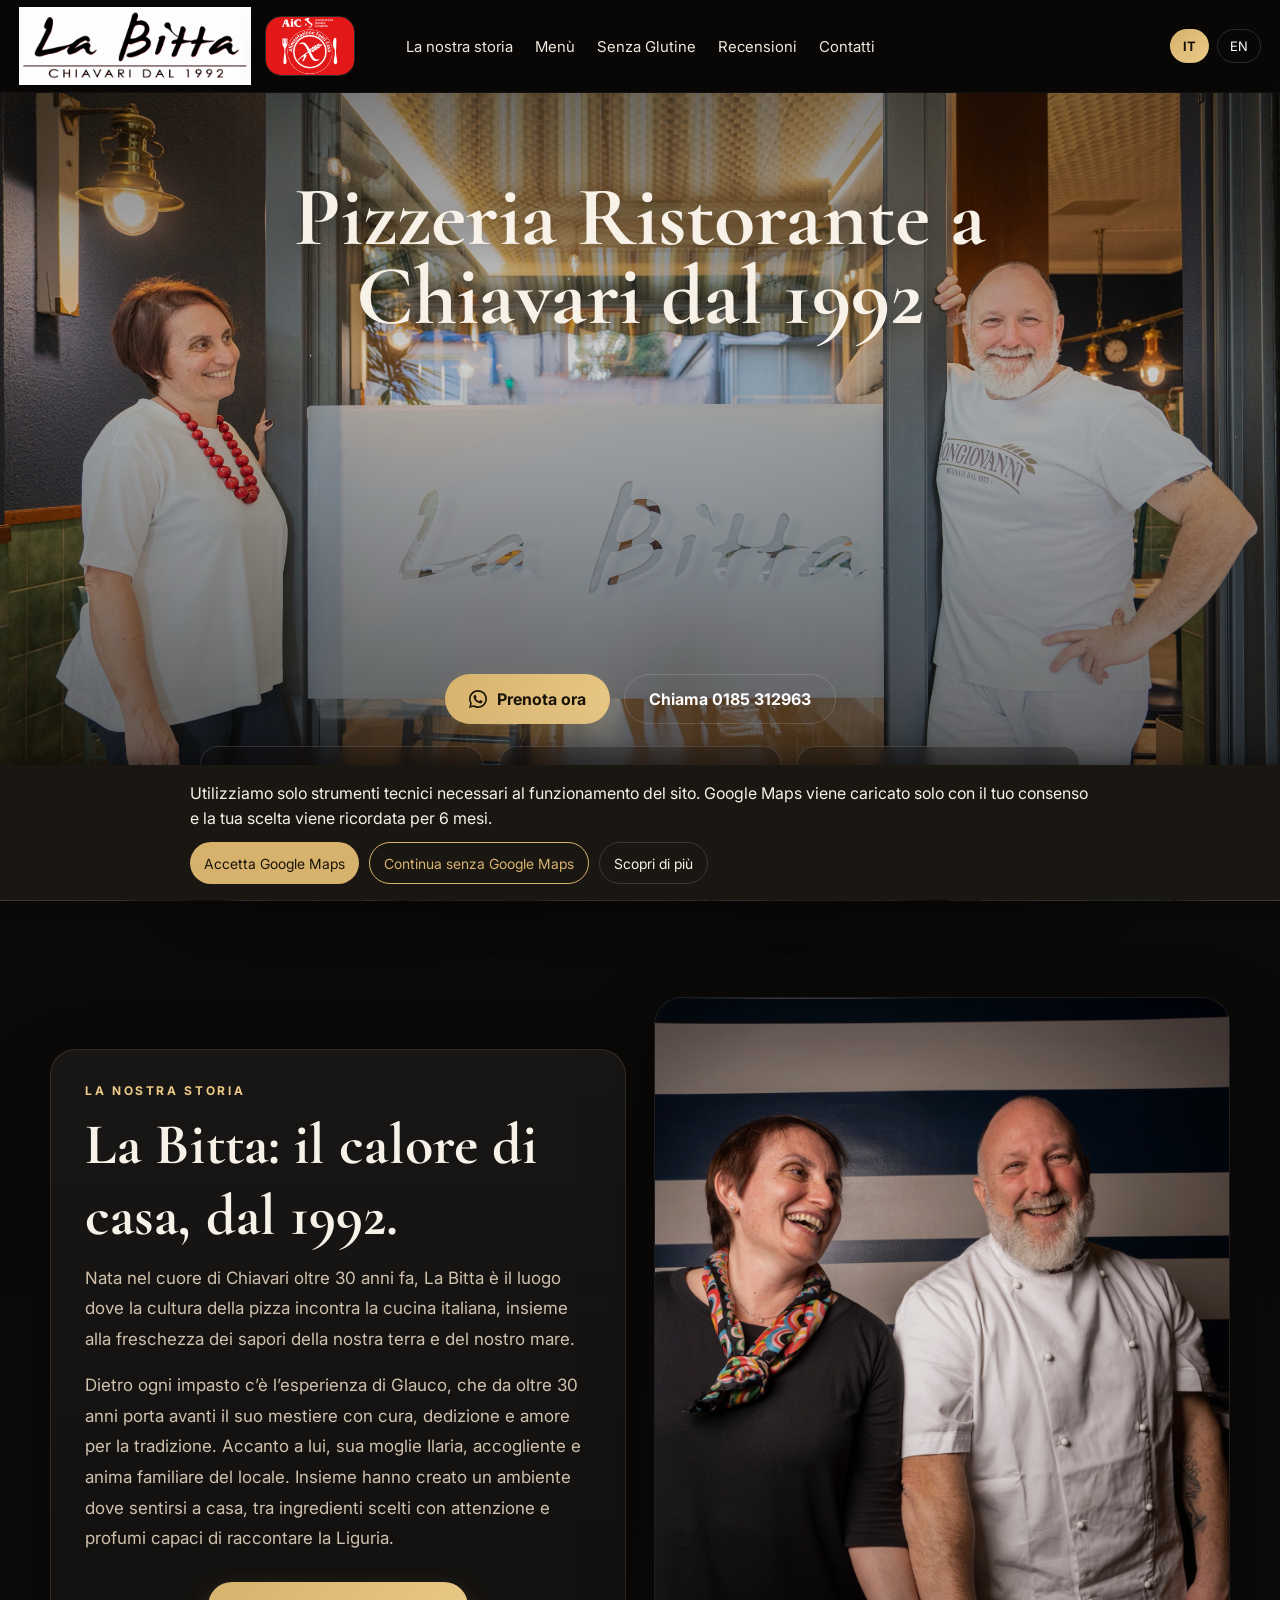
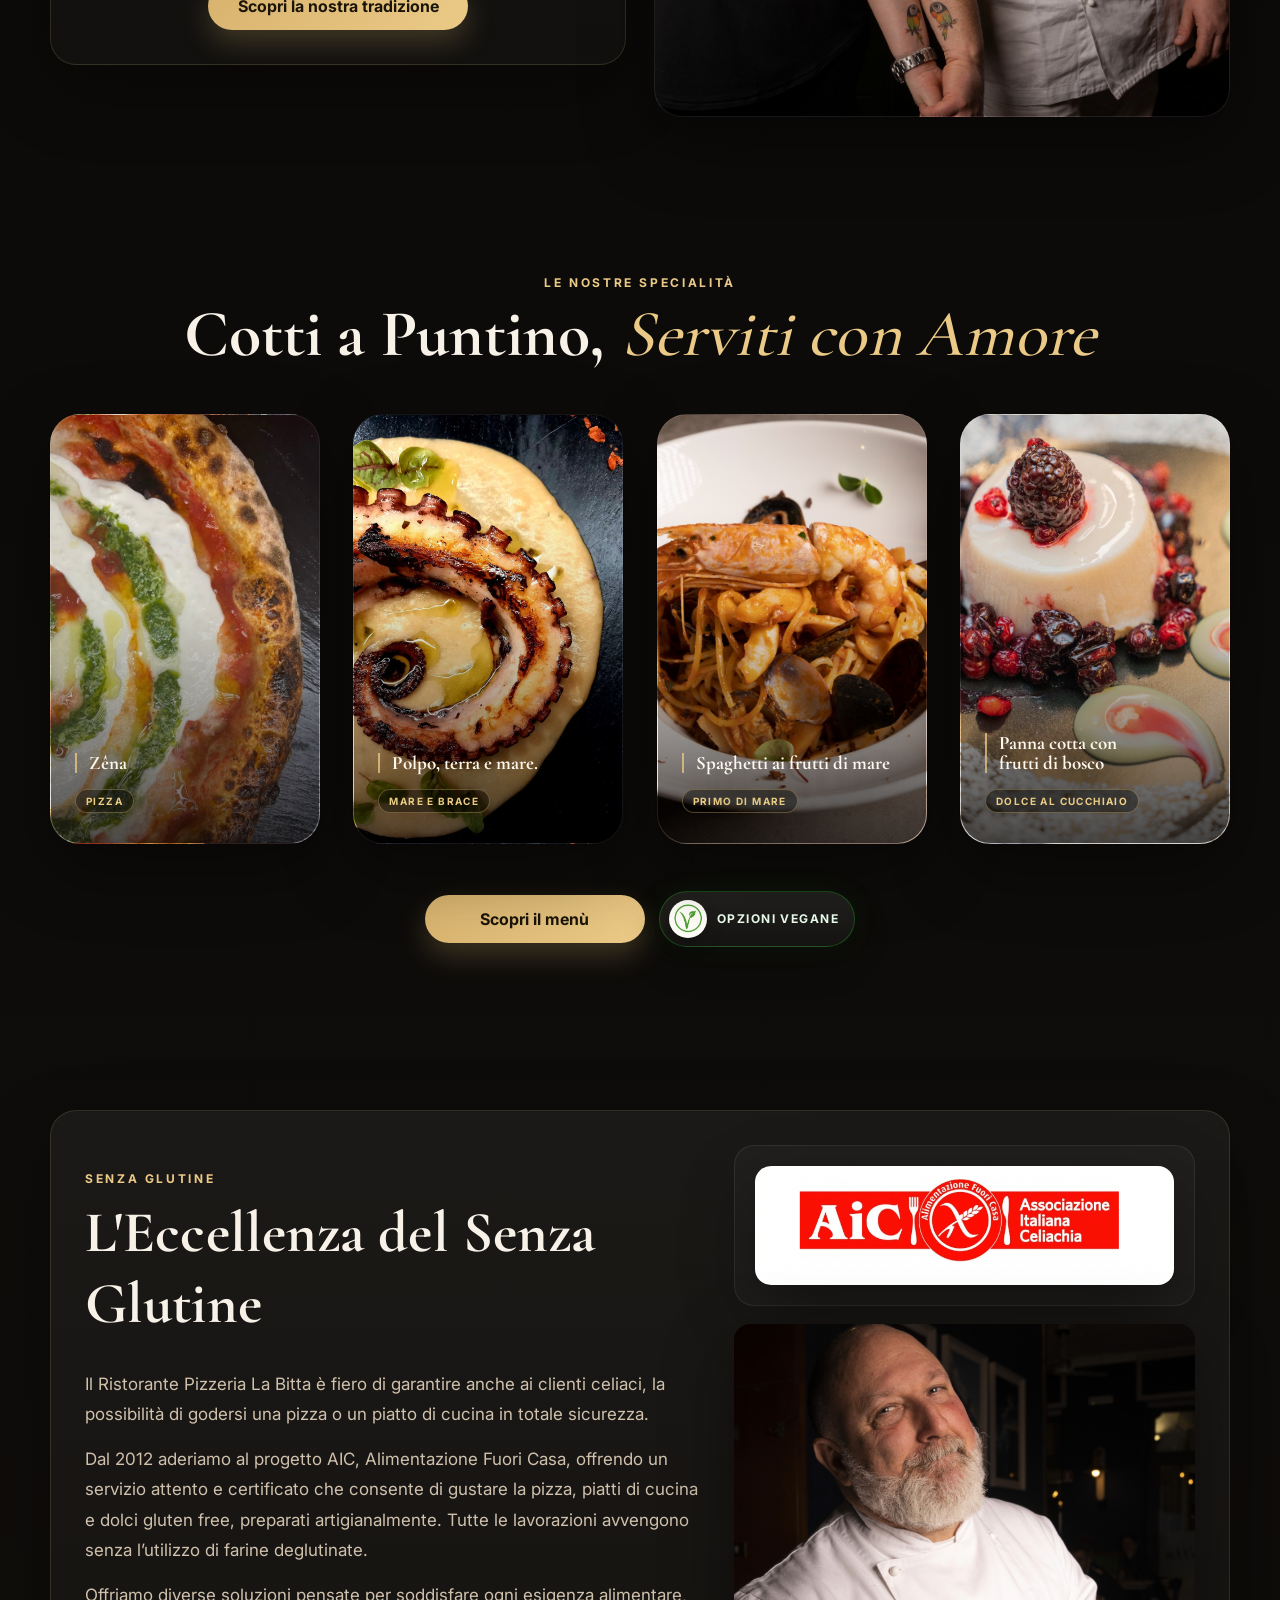
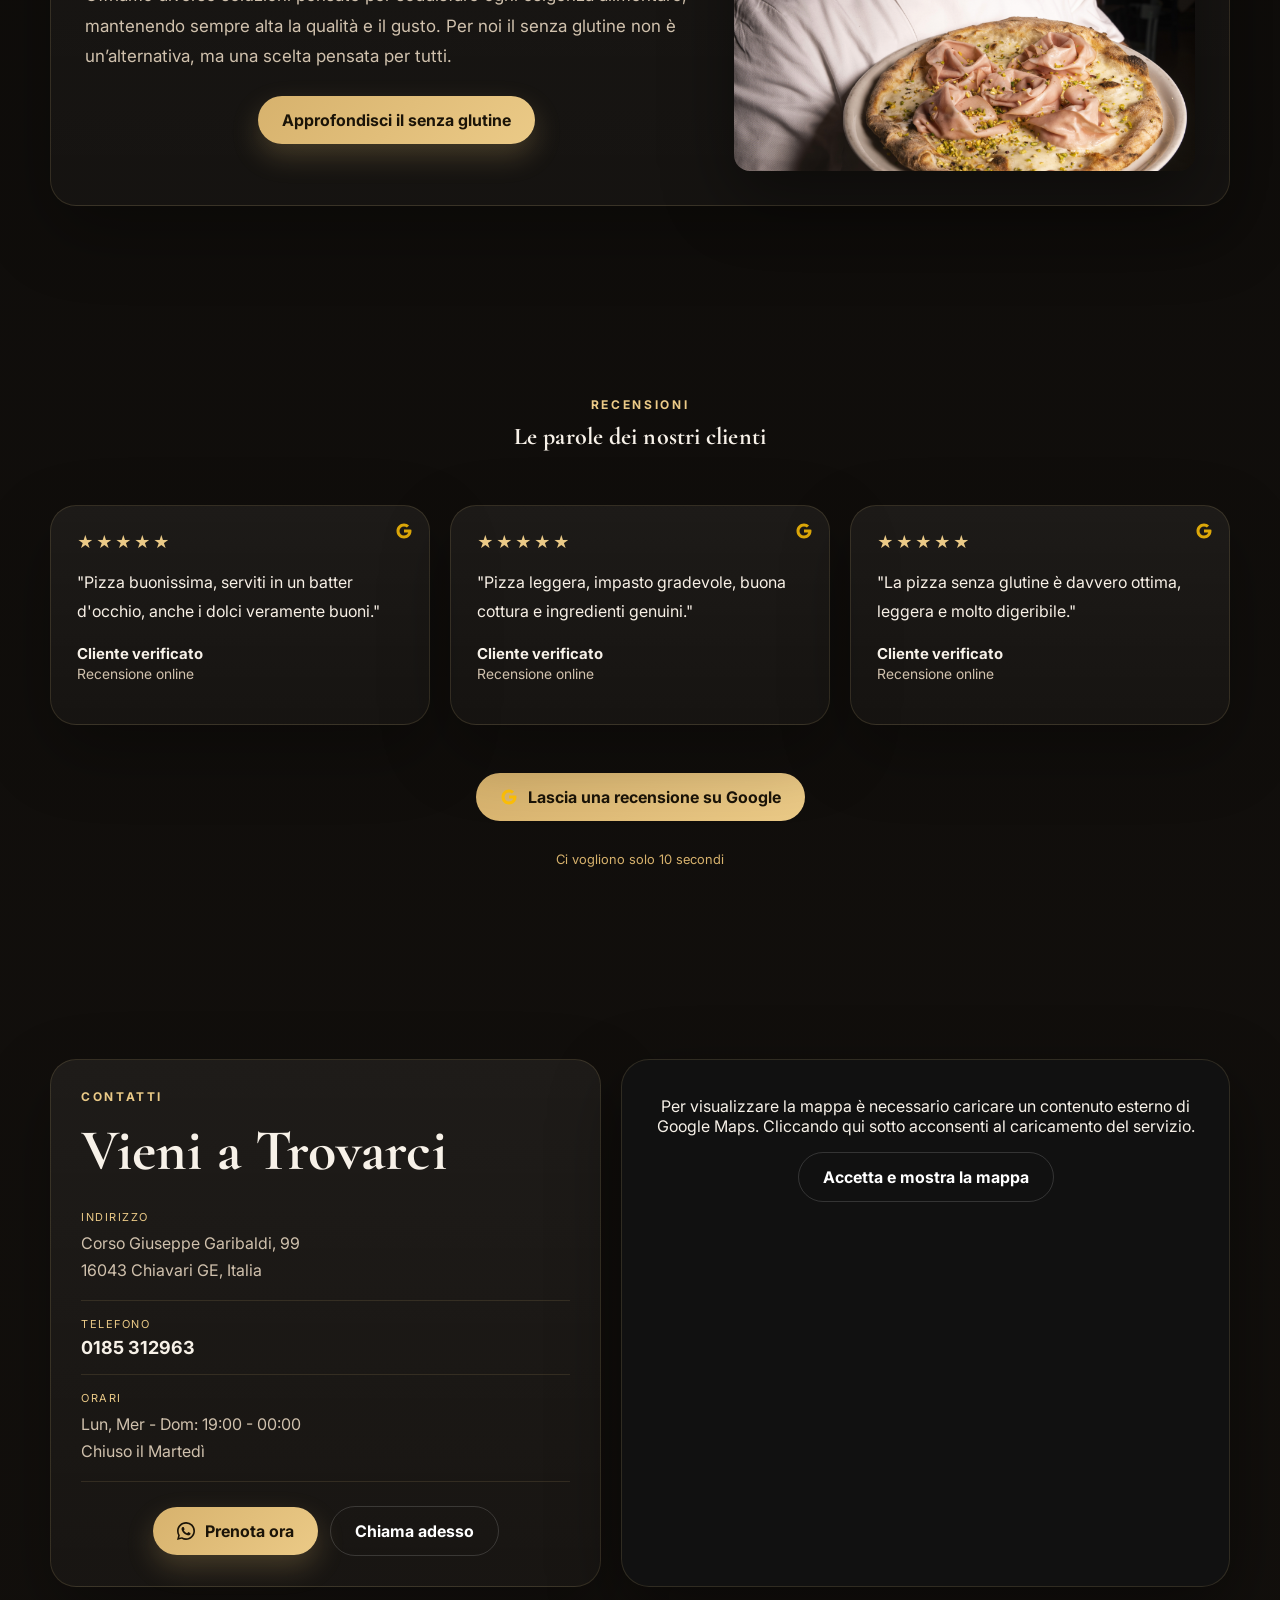
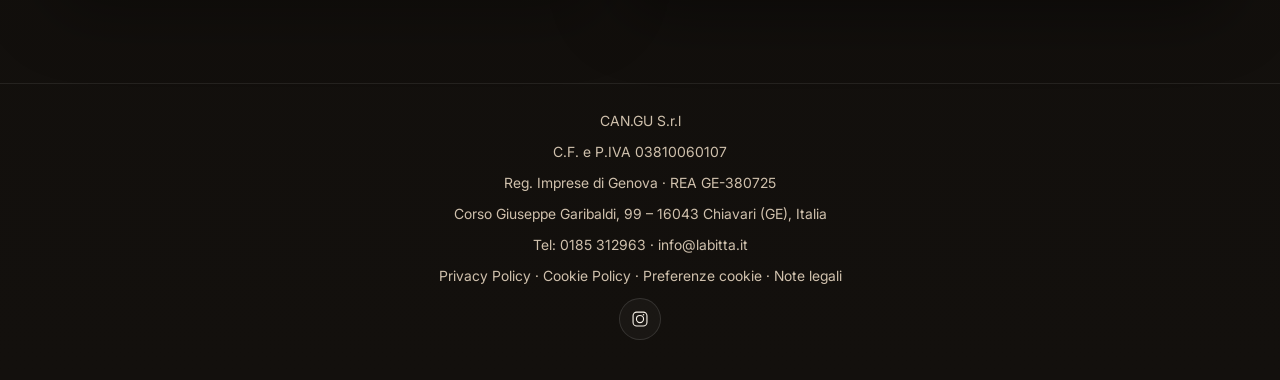
<file: index.html>
<!DOCTYPE html>
<html lang="it" class="notranslate" translate="no">
<head>
  <meta charset="UTF-8" />
  <meta name="viewport" content="width=device-width, initial-scale=1.0" />
  <meta name="google" content="notranslate" />
  <title>Pizzeria Ristorante a Chiavari dal 1992 | La Bitta</title>
  <meta name="description" content="Pizzeria e ristorante a Chiavari dal 1992: pizza in forno a legna, cucina di mare, opzioni senza glutine certificate AIC e prenotazioni via WhatsApp." />
  <meta name="robots" content="index,follow,max-image-preview:large" />
  <meta name="theme-color" content="#0f0d0b" />
  <link rel="canonical" href="https://labitta.it/" />
  <link rel="preconnect" href="https://images.unsplash.com" crossorigin />
  <meta property="og:locale" content="it_IT" />
  <meta property="og:type" content="website" />
  <meta property="og:site_name" content="La Bitta Chiavari" />
  <meta property="og:title" content="Pizzeria Ristorante a Chiavari dal 1992 | La Bitta" />
  <meta property="og:description" content="Pizza in forno a legna, cucina di mare e opzioni senza glutine certificate AIC nel cuore di Chiavari." />
  <meta property="og:url" content="https://labitta.it/" />
  <meta property="og:image" content="https://labitta.it/menu-zena-focus.jpg" />
  <meta property="og:image:alt" content="La Bitta Chiavari" />
  <meta name="twitter:card" content="summary_large_image" />
  <meta name="twitter:title" content="Pizzeria Ristorante a Chiavari dal 1992 | La Bitta" />
  <meta name="twitter:description" content="Pizza in forno a legna, cucina di mare e opzioni senza glutine certificate AIC nel cuore di Chiavari." />
  <meta name="twitter:image" content="https://labitta.it/menu-zena-focus.jpg" />
  <script type="application/ld+json">
{
  "@context": "https://schema.org",
  "@type": "Restaurant",
  "@id": "https://labitta.it/#restaurant",
  "name": "La Bitta",
  "url": "https://labitta.it/",
  "image": [
    "https://labitta.it/menu-zena-focus.jpg",
    "https://labitta.it/menu-polpo.jpg",
    "https://labitta.it/logo-cover.png"
  ],
  "logo": "https://labitta.it/logo-cover.png",
  "description": "Pizzeria e ristorante a Chiavari dal 1992 con pizza in forno a legna, cucina di mare e opzioni senza glutine certificate AIC.",
  "telephone": "+39 0185 312963",
  "email": "info@labitta.it",
  "priceRange": "EUR 10-18",
  "servesCuisine": ["Pizza", "Italian", "Ligurian", "Seafood", "Gluten Free"],
  "acceptsReservations": "True",
  "hasMenu": "https://labitta.it/menu.html",
  "address": {
    "@type": "PostalAddress",
    "streetAddress": "Corso Giuseppe Garibaldi, 99",
    "addressLocality": "Chiavari",
    "addressRegion": "GE",
    "postalCode": "16043",
    "addressCountry": "IT"
  },
  "geo": {
    "@type": "GeoCoordinates",
    "latitude": 44.3135825,
    "longitude": 9.3253052
  },
  "openingHoursSpecification": [
    {"@type": "OpeningHoursSpecification", "dayOfWeek": "Monday", "opens": "19:00", "closes": "00:00"},
    {"@type": "OpeningHoursSpecification", "dayOfWeek": "Wednesday", "opens": "19:00", "closes": "00:00"},
    {"@type": "OpeningHoursSpecification", "dayOfWeek": "Thursday", "opens": "19:00", "closes": "00:00"},
    {"@type": "OpeningHoursSpecification", "dayOfWeek": "Friday", "opens": "19:00", "closes": "00:00"},
    {"@type": "OpeningHoursSpecification", "dayOfWeek": "Saturday", "opens": "19:00", "closes": "00:00"},
    {"@type": "OpeningHoursSpecification", "dayOfWeek": "Sunday", "opens": "19:00", "closes": "00:00"}
  ],
  "sameAs": [
    "https://www.instagram.com/labittachiavari/"
  ]
}
</script>

  <link rel="stylesheet" href="site.css?v=20260508-mobilefix1" />
</head>
<body>
<div class="topbar">
  <div class="container nav">
    <a href="index.html" class="brand" aria-label="La Bitta">
      <img class="brand-main" src="logo-cover.png" alt="Logo La Bitta Chiavari dal 1992" width="1200" height="401">
      <img class="brand-badge" src="aic-badge.jpg" alt="Badge Associazione Italiana Celiachia">
    </a>

    <div class="nav-links">
      <a href="storia.html" data-key="nav_story">La nostra storia</a>
      <a href="menu.html" data-key="nav_menu">Menù</a>
      <a href="senza-glutine.html" data-key="nav_gluten">Senza Glutine</a>
      <a href="recensioni.html" data-key="nav_reviews">Recensioni</a>
      <a href="contatti.html" data-key="nav_contacts">Contatti</a>
    </div>

    <div class="nav-right">
      <div class="lang-switcher notranslate" translate="no">
        <button class="lang-btn active notranslate" id="btn-it" onclick="setLanguage('it')" translate="no" lang="it">IT</button>
        <button class="lang-btn notranslate" id="btn-en" onclick="setLanguage('en')" translate="no" lang="en">EN</button>
      </div>
    </div>

    <button class="mobile-menu-toggle" type="button" onclick="toggleMobileMenu()" aria-label="Apri menù">
      <svg xmlns="http://www.w3.org/2000/svg" width="22" height="22" fill="currentColor" viewBox="0 0 24 24"><path d="M4 6h16v2H4zm0 5h16v2H4zm0 5h16v2H4z"/></svg>
    </button>
  </div>
</div>

<div class="mobile-menu-panel" id="mobileMenuPanel">
  <a href="storia.html" onclick="closeMobileMenu()" data-key="nav_story">La nostra storia</a>
  <a href="menu.html" onclick="closeMobileMenu()" data-key="nav_menu">Menù</a>
  <a href="senza-glutine.html" onclick="closeMobileMenu()" data-key="nav_gluten">Senza Glutine</a>
  <a href="recensioni.html" onclick="closeMobileMenu()" data-key="nav_reviews">Recensioni</a>
  <a href="contatti.html" onclick="closeMobileMenu()" data-key="nav_contacts">Contatti</a>
</div>
<section class="hero" id="top">
  <div class="container hero-grid">
    <div class="hero-text">
      <img class="hero-photo-mobile" src="hero-bitta-mobile-portrait.png" alt="Glauco e Ilaria davanti al ristorante La Bitta" width="941" height="1672" loading="eager" decoding="async">
      <h1 data-key="hero_title">Pizzeria Ristorante a Chiavari dal 1992</h1>
      <p data-key="hero_text">Pizza in forno a legna, cucina di mare, opzioni senza glutine certificate AIC e l'accoglienza di casa nel cuore di Chiavari.</p>

      <div class="hero-actions">
        <button class="cta" onclick="openModal()">
          <svg class="btn-wa-icon" xmlns="http://www.w3.org/2000/svg" viewBox="0 0 24 24" fill="currentColor" aria-hidden="true"><path d="M20.52 3.48A11.8 11.8 0 0012.01 0C5.38 0 .01 5.37 0 12c0 2.11.55 4.17 1.6 6L0 24l6.18-1.6A11.94 11.94 0 0012.01 24C18.64 24 24 18.63 24 12c0-3.2-1.25-6.2-3.48-8.52zM12.01 21.8c-1.8 0-3.57-.48-5.12-1.39l-.37-.22-3.67.95.98-3.58-.24-.37A9.77 9.77 0 012.2 12c0-5.4 4.4-9.8 9.8-9.8 2.62 0 5.08 1.02 6.93 2.87A9.72 9.72 0 0121.8 12c0 5.4-4.4 9.8-9.79 9.8zm5.39-7.34c-.29-.15-1.72-.85-1.99-.94-.27-.1-.47-.15-.67.15-.2.29-.77.94-.95 1.14-.17.2-.35.22-.64.07-.29-.15-1.24-.46-2.36-1.46-.87-.77-1.46-1.72-1.63-2.01-.17-.29-.02-.44.13-.59.13-.13.29-.35.44-.52.15-.17.2-.29.3-.49.1-.2.05-.37-.02-.52-.07-.15-.67-1.6-.92-2.2-.24-.58-.49-.5-.67-.51h-.57c-.2 0-.52.07-.79.37-.27.29-1.04 1.02-1.04 2.49 0 1.47 1.07 2.9 1.22 3.1.15.2 2.11 3.22 5.11 4.52.71.31 1.27.5 1.7.64.71.22 1.35.19 1.86.12.57-.08 1.72-.7 1.96-1.38.24-.68.24-1.26.17-1.38-.07-.12-.26-.2-.55-.35z"/></svg>
          <span data-key="book_now">Prenota ora</span>
        </button>

        <a class="btn-secondary" href="tel:0185312963">
          <span data-key="call_now">Chiama 0185 312963</span>
        </a>
      </div>

      <div class="proofs">
        <div class="proof"><strong data-key="proof_rating_value">30+ anni</strong><span data-key="proof_rating_text">Una storia di forno a legna, famiglia e tradizione che continua ogni sera.</span></div>
        <div class="proof"><strong data-key="proof_wood_value">Forno a legna</strong><span data-key="proof_wood_text">Cottura autentica, profumo intenso e pizza memorabile.</span></div>
        <div class="proof"><strong data-key="proof_gf_value">Senza glutine</strong><span data-key="proof_gf_text">Una proposta certificata che allarga il pubblico senza rinunce.</span></div>
      </div>
    </div>

  </div>
</section>

<section class="section">
  <div class="container story">
    <div class="story-panel">
      <div class="section-title">
        <span class="kicker" data-key="story_kicker">La nostra storia</span>
        <h2 data-key="story_title">La Bitta: il calore di casa, dal 1992.</h2>
        <p data-key="story_p1">Nata nel cuore di Chiavari oltre 30 anni fa, La Bitta è il luogo dove la cultura della pizza incontra la cucina italiana, insieme alla freschezza dei sapori della nostra terra e del nostro mare.</p>
        <p style="margin-top:16px;color:var(--muted);line-height:1.8;font-size:17px" data-key="story_p2">Dietro ogni impasto c’è l’esperienza di Glauco, che da oltre 30 anni porta avanti il suo mestiere con cura, dedizione e amore per la tradizione. Accanto a lui, sua moglie Ilaria, accogliente e anima familiare del locale. Insieme hanno creato un ambiente dove sentirsi a casa, tra ingredienti scelti con attenzione e profumi capaci di raccontare la Liguria.</p>
      </div>

      <div class="section-actions story-home-action">
        <a class="cta" href="storia.html" data-key="home_story_cta">Scopri la nostra tradizione</a>
      </div>
    </div>

    <div class="story-image" aria-label="Glauco e Ilaria della Bitta"></div>
  </div>
</section>
<section class="section" id="menu-home">
  <div class="container menu-page-shell">
    <div class="section-title menu-heading-wrap" style="text-align:center;max-width:980px;margin:0 auto 18px;">
      <span class="kicker" style="font-size:14px;letter-spacing:3px;" data-key="menu_kicker">Le nostre specialità</span>
      <h2 style="font-size:clamp(42px,5.5vw,74px);margin-bottom:14px;">
        <span data-key="menu_title_a">Cotti a Puntino,</span>
        <span style="color:var(--gold2);font-style:italic;font-weight:500;" data-key="menu_title_b">Serviti con Amore</span>
      </h2>
    </div>
    <div class="menu-showcase" id="menuShowcase">
  <article class="showcase-card menu-card-zena active" data-slide="0" style="background-image:url('menu-zena-focus.jpg')">
    <div class="showcase-overlay">
      <div class="showcase-top">
        <h3 class="showcase-title" data-key="menu_card1_title">Zêna</h3>
        <div class="desktop-card-note" data-key="menu_card1_note">Pizza</div>
      </div>
      <div class="showcase-line"></div>
      <p class="showcase-text" data-key="menu_card1_text">Pomodoro, mozzarella stracciatella, pesto, basilico.</p>
      <div class="showcase-tags">
        <span data-key="menu_card1_tag1">Forno a legna</span>
        <span data-key="menu_card1_tag2">Molto richiesta</span>
      </div>
    </div>
    <div class="desktop-card-full-title" data-key="menu_card1_title">Zêna</div>
  </article>

  <article class="showcase-card menu-card-seafood" data-slide="1" style="background-image:url('menu-polpo.jpg')">
    <div class="showcase-overlay">
      <div class="showcase-top">
        <h3 class="showcase-title" data-key="menu_card2_title">Polpo, terra e mare.</h3>
        <div class="desktop-card-note" data-key="menu_card2_note">Mare e brace</div>
      </div>
      <div class="showcase-line"></div>
      <p class="showcase-text" data-key="menu_card2_text">Tentacolo di polipo alla griglia su una crema di ceci, finito con olio EVO ed erbette fresche.</p>
      <div class="showcase-tags">
        <span data-key="menu_card2_tag1">Pesce fresco</span>
        <span data-key="menu_card2_tag2">Specialità</span>
      </div>
    </div>
    <div class="desktop-card-full-title" data-key="menu_card2_title">Polpo, terra e mare.</div>
  </article>

  <article class="showcase-card menu-card-pasta" data-slide="2" style="background-image:url('menu-spaghetti-mare.jpg')">
    <div class="showcase-overlay">
      <div class="showcase-top">
        <h3 class="showcase-title" data-key="menu_card3_title">Spaghetti ai frutti di mare</h3>
        <div class="desktop-card-note" data-key="menu_card3_note">Primo di mare</div>
        <div class="showcase-price" data-key="menu_card3_label">Cucina</div>
      </div>
      <div class="showcase-line"></div>
      <p class="showcase-text" data-key="menu_card3_text">Pasta, crostacei e frutti di mare in un piatto ricco e profumato.</p>
      <div class="showcase-tags">
        <span data-key="menu_card3_tag1">Mare ligure</span>
        <span data-key="menu_card3_tag2">Cucina</span>
      </div>
    </div>
    <div class="desktop-card-full-title" data-key="menu_card3_title">Spaghetti ai frutti di mare</div>
  </article>

  <article class="showcase-card menu-card-dessert" data-slide="3" style="background-image:url('menu-dessert-frutti-rossi.jpg')">
    <div class="showcase-overlay">
      <div class="showcase-top">
        <h3 class="showcase-title" data-key="menu_card4_title">Panna cotta con frutti di bosco</h3>
        <div class="desktop-card-note" data-key="menu_card4_note">Dolce al cucchiaio</div>
        <div class="showcase-price" data-key="menu_card4_label">Dolci</div>
      </div>
      <div class="showcase-line"></div>
      <p class="showcase-text" data-key="menu_card4_text">Una chiusura fresca e delicata, con frutti rossi e crema vellutata.</p>
      <div class="showcase-tags">
        <span data-key="menu_card4_tag1">Fatto in casa</span>
        <span data-key="menu_card4_tag2">Dessert</span>
      </div>
    </div>
    <div class="desktop-card-full-title" data-key="menu_card4_title">Panna cotta con frutti di bosco</div>
  </article>
  <div class="menu-slider-controls">
    <button class="menu-slider-btn" type="button" onclick="prevMenuSlide()" aria-label="Precedente">‹</button>
    <button class="menu-slider-btn" type="button" onclick="nextMenuSlide()" aria-label="Successivo">›</button>
  </div>
</div>
    <div class="section-actions menu-home-cta" style="justify-content:center;">
      <a class="cta" href="menu.pdf" target="_blank" rel="noopener noreferrer" data-key="home_menu_cta">Scopri il menù</a>
      <div class="vegan-menu-badge">
        <img src="vegan-badge.png" alt="" loading="lazy" decoding="async">
        <span data-key="vegan_badge">Opzioni vegane</span>
      </div>
    </div>
  </div>
</section>

<section class="section">
  <div class="container">
    <div class="gluten-box">
      <div class="gluten-content">
        <div class="section-title gluten-title">
          <span class="kicker" data-key="gf_kicker">Senza Glutine</span>
          <h2 data-key="gf_title">L'Eccellenza del Senza Glutine</h2>
        </div>

        <div class="gluten-copy">
          <p data-key="gf_p1">Il Ristorante Pizzeria La Bitta è fiero di garantire anche ai clienti celiaci, la possibilità di godersi una pizza o un piatto di cucina in totale sicurezza.</p>
          <p data-key="gf_p2">Dal 2012 aderiamo al progetto AIC, Alimentazione Fuori Casa, offrendo un servizio attento e certificato che consente di gustare la pizza, piatti di cucina e dolci gluten free, preparati artigianalmente. Tutte le lavorazioni avvengono senza l’utilizzo di farine deglutinate.</p>
          <p data-key="gf_p3">Offriamo diverse soluzioni pensate per soddisfare ogni esigenza alimentare, mantenendo sempre alta la qualità e il gusto. Per noi il senza glutine non è un’alternativa, ma una scelta pensata per tutti.</p>
        </div>
        <div class="section-actions gluten-home-action">
          <a class="cta" href="senza-glutine.html" data-key="home_gluten_cta">Approfondisci il senza glutine</a>
        </div>
      </div>

      <div class="gluten-media">
        <div class="gluten-cert">
          <img src="IMG_0227.png" alt="Certificazione AIC" loading="lazy" decoding="async">
        </div>
        <img src="chef-gluten.jpg" alt="Chef pizza senza glutine" class="gluten-chef" loading="lazy" decoding="async">
      </div>
    </div>
  </div>
</section>
<section class="section">
  <div class="container reviews-shell">
    <div class="centered-title">
      <span class="kicker" data-key="rev_kicker">Recensioni</span>
      <h2 data-key="rev_title">Le parole dei nostri clienti</h2>
    </div>

    <div class="review-grid">
      <article class="review">
        <div class="review-g">
          <svg xmlns="http://www.w3.org/2000/svg" width="18" height="18" viewBox="0 0 48 48"><path fill="#FFC107" d="M43.6 20.5H42V20H24v8h11.3C33.6 32.7 29.2 36 24 36c-6.6 0-12-5.4-12-12s5.4-12 12-12c3 0 5.7 1.1 7.8 2.9l5.7-5.7C34.1 6.5 29.3 4 24 4 12.9 4 4 12.9 4 24s8.9 20 20 20 20-8.9 20-20c0-1.3-.1-2.3-.4-3.5z"/></svg>
        </div>
        <div class="stars">★★★★★</div>
        <p data-key="rev_1">"Pizza buonissima, serviti in un batter d'occhio, anche i dolci veramente buoni."</p>
        <strong data-key="rev_author">Cliente verificato</strong>
        <span data-key="rev_source">Recensione online</span>
      </article>

      <article class="review">
        <div class="review-g">
          <svg xmlns="http://www.w3.org/2000/svg" width="18" height="18" viewBox="0 0 48 48"><path fill="#FFC107" d="M43.6 20.5H42V20H24v8h11.3C33.6 32.7 29.2 36 24 36c-6.6 0-12-5.4-12-12s5.4-12 12-12c3 0 5.7 1.1 7.8 2.9l5.7-5.7C34.1 6.5 29.3 4 24 4 12.9 4 4 12.9 4 24s8.9 20 20 20 20-8.9 20-20c0-1.3-.1-2.3-.4-3.5z"/></svg>
        </div>
        <div class="stars">★★★★★</div>
        <p data-key="rev_2">"Pizza leggera, impasto gradevole, buona cottura e ingredienti genuini."</p>
        <strong data-key="rev_author">Cliente verificato</strong>
        <span data-key="rev_source">Recensione online</span>
      </article>

      <article class="review">
        <div class="review-g">
          <svg xmlns="http://www.w3.org/2000/svg" width="18" height="18" viewBox="0 0 48 48"><path fill="#FFC107" d="M43.6 20.5H42V20H24v8h11.3C33.6 32.7 29.2 36 24 36c-6.6 0-12-5.4-12-12s5.4-12 12-12c3 0 5.7 1.1 7.8 2.9l5.7-5.7C34.1 6.5 29.3 4 24 4 12.9 4 4 12.9 4 24s8.9 20 20 20 20-8.9 20-20c0-1.3-.1-2.3-.4-3.5z"/></svg>
        </div>
        <div class="stars">★★★★★</div>
        <p data-key="rev_3">"La pizza senza glutine è davvero ottima, leggera e molto digeribile."</p>
        <strong data-key="rev_author">Cliente verificato</strong>
        <span data-key="rev_source">Recensione online</span>
      </article>
    </div>

    <div class="review-page-actions">
      <a class="google-btn" href="https://www.google.com/maps/place/La+Bitta+Chiavari+dal+1992+Pizzeria+Ristorante/@44.3135825,9.3253052,17z/data=!4m8!3m7!1s0x12d4987db6169fcd:0x46919de3b18f9c0b!8m2!3d44.3135825!4d9.3253052!9m1!1b1!16s%2Fg%2F1x5cwml_?entry=ttu&amp;g_ep=EgoyMDI2MDQyOS4wIKXMDSoASAFQAw%3D%3D" target="_blank" rel="noopener noreferrer external">
        <svg xmlns="http://www.w3.org/2000/svg" width="18" height="18" viewBox="0 0 48 48"><path fill="#FFC107" d="M43.6 20.5H42V20H24v8h11.3C33.6 32.7 29.2 36 24 36c-6.6 0-12-5.4-12-12s5.4-12 12-12c3 0 5.7 1.1 7.8 2.9l5.7-5.7C34.1 6.5 29.3 4 24 4 12.9 4 4 12.9 4 24s8.9 20 20 20 20-8.9 20-20c0-1.3-.1-2.3-.4-3.5z"/></svg>
        <span data-key="google_btn">Lascia una recensione su Google</span>
      </a>
    </div>

    <div class="review-boost" data-key="review_boost">Ci vogliono solo 10 secondi</div>
  </div>
</section>

<section class="section" id="contatti-home">
  <div class="container contact-shell">
    <div class="contact-grid">
  <div class="contact-card">
    <div class="section-title" style="margin-bottom:0;">
      <span class="kicker" data-key="contact_kicker">Contatti</span>
      <h2 data-key="contact_title">Vieni a Trovarci</h2>
    </div>

    <div class="contact-list">
      <div class="contact-item">
        <small data-key="contact_address_label">Indirizzo</small>
        <p data-key="contact_address">Corso Giuseppe Garibaldi, 99<br>16043 Chiavari GE, Italia</p>
      </div>

      <div class="contact-item">
        <small data-key="contact_phone_label">Telefono</small>
        <a href="tel:0185312963"><strong>0185 312963</strong></a>
      </div>

      <div class="contact-item">
        <small data-key="contact_hours_label">Orari</small>
        <p data-key="contact_hours">Lun, Mer - Dom: 19:00 - 00:00<br>Chiuso il Martedì</p>
      </div>
    </div>

    <div class="contact-quick-actions">
      <button class="cta" onclick="openModal()">
        <svg class="btn-wa-icon" xmlns="http://www.w3.org/2000/svg" viewBox="0 0 24 24" fill="currentColor" aria-hidden="true">
          <path d="M20.52 3.48A11.8 11.8 0 0012.01 0C5.38 0 .01 5.37 0 12c0 2.11.55 4.17 1.6 6L0 24l6.18-1.6A11.94 11.94 0 0012.01 24C18.64 24 24 18.63 24 12c0-3.2-1.25-6.2-3.48-8.52zM12.01 21.8c-1.8 0-3.57-.48-5.12-1.39l-.37-.22-3.67.95.98-3.58-.24-.37A9.77 9.77 0 012.2 12c0-5.4 4.4-9.8 9.8-9.8 2.62 0 5.08 1.02 6.93 2.87A9.72 9.72 0 0121.8 12c0 5.4-4.4 9.8-9.79 9.8zm5.39-7.34c-.29-.15-1.72-.85-1.99-.94-.27-.1-.47-.15-.67.15-.2.29-.77.94-.95 1.14-.17.2-.35.22-.64.07-.29-.15-1.24-.46-2.36-1.46-.87-.77-1.46-1.72-1.63-2.01-.17-.29-.02-.44.13-.59.13-.13.29-.35.44-.52.15-.17.2-.29.3-.49.1-.2.05-.37-.02-.52-.07-.15-.67-1.6-.92-2.2-.24-.58-.49-.5-.67-.51h-.57c-.2 0-.52.07-.79.37-.27.29-1.04 1.02-1.04 2.49 0 1.47 1.07 2.9 1.22 3.1.15.2 2.11 3.22 5.11 4.52.71.31 1.27.5 1.7.64.71.22 1.35.19 1.86.12.57-.08 1.72-.7 1.96-1.38.24-.68.24-1.26.17-1.38-.07-.12-.26-.2-.55-.35z"/>
        </svg>
        <span data-key="book_now">Prenota ora</span>
      </button>

      <a class="btn-secondary" href="tel:0185312963">
        <span data-key="call_now_short">Chiama adesso</span>
      </a>
    </div>
  </div>

  <div class="map-wrap">
    <div id="map-placeholder" style="text-align:center; padding:20px;">
      <p data-key="map_notice">Per visualizzare la mappa è necessario caricare un contenuto esterno di Google Maps. Cliccando qui sotto acconsenti al caricamento del servizio.</p>
      <button type="button" onclick="loadMap()" class="btn-secondary" data-key="map_button">Accetta e mostra la mappa</button>
    </div>
    <div id="map-container" style="display:none;"></div>
  </div>
</div>
  </div>
</section>
<footer>
  <div class="container footer-row legal-footer">
    <div>CAN.GU S.r.l</div>
    <div>C.F. e P.IVA 03810060107</div>
    <div>Reg. Imprese di Genova · REA GE-380725</div>
    <div>Corso Giuseppe Garibaldi, 99 – 16043 Chiavari (GE), Italia</div>
    <div>
      Tel: <a href="tel:0185312963">0185 312963</a> ·
      <a href="mailto:info@labitta.it">info@labitta.it</a>
    </div>
    <div>
      <a href="privacy.html">Privacy Policy</a> ·
      <a href="cookie.html">Cookie Policy</a> ·
      <button type="button" class="footer-inline-btn" onclick="openCookiePreferences()">Preferenze cookie</button> ·
      <a href="note-legali.html">Note legali</a>
    </div>
    <div>
      <a class="footer-social-link" href="#instagram" onclick="openInstagramProfile(event)" aria-label="Instagram La Bitta">
        <svg xmlns="http://www.w3.org/2000/svg" viewBox="0 0 24 24" fill="currentColor" aria-hidden="true">
          <path d="M7.75 2h8.5A5.75 5.75 0 0 1 22 7.75v8.5A5.75 5.75 0 0 1 16.25 22h-8.5A5.75 5.75 0 0 1 2 16.25v-8.5A5.75 5.75 0 0 1 7.75 2Zm0 1.5A4.25 4.25 0 0 0 3.5 7.75v8.5a4.25 4.25 0 0 0 4.25 4.25h8.5a4.25 4.25 0 0 0 4.25-4.25v-8.5a4.25 4.25 0 0 0-4.25-4.25h-8.5Zm8.95 1.75a1.05 1.05 0 1 1 0 2.1 1.05 1.05 0 0 1 0-2.1ZM12 6.5A5.5 5.5 0 1 1 6.5 12 5.51 5.51 0 0 1 12 6.5Zm0 1.5A4 4 0 1 0 16 12a4 4 0 0 0-4-4Z"/>
        </svg>
      </a>
    </div>
  </div>
</footer>

<div class="modal" id="bookingModal">
  <div class="modal-box">
    <button class="modal-close" type="button" onclick="closeModal()">×</button>
    <h3 data-key="modal_title">Prenota il tuo tavolo</h3>
    <p data-key="modal_text">Compila il form e verrai reindirizzato su WhatsApp con il messaggio già pronto da inviare.</p>

    <form class="form booking-form" onsubmit="submitBooking(event)">
      <div class="grid-2">
        <input type="text" name="name" data-ph-it="Nome e cognome" data-ph-en="Full name" placeholder="Nome e cognome" required>
        <input type="tel" name="phone" data-ph-it="Telefono" data-ph-en="Phone" placeholder="Telefono" required>
      </div>

      <div class="grid-2">
        <input type="date" name="date" required>
        <input type="time" name="time" required>
      </div>

      <div class="grid-2">
        <input type="number" name="guests" data-ph-it="Numero di persone" data-ph-en="Number of guests" placeholder="Numero di persone" min="1" max="20" required>
        <select name="preference">
          <option value="" data-opt-it="Preferenza tavolo" data-opt-en="Table preference">Preferenza tavolo</option>
          <option value="Sala interna" data-opt-it="Sala interna" data-opt-en="Indoor">Sala interna</option>
          <option value="Dehor" data-opt-it="Dehor" data-opt-en="Outdoor seating">Dehor</option>
          <option value="Indifferente" data-opt-it="Indifferente" data-opt-en="No preference">Indifferente</option>
        </select>
      </div>

      <textarea rows="4" name="notes" data-ph-it="Richieste particolari (tavolo, seggiolone, orario...)" data-ph-en="Special requests (table, stroller, timing...)" placeholder="Richieste particolari (tavolo, seggiolone, orario...)"></textarea>
      <div class="hint" data-key="form_hint">Per esigenze alimentari specifiche ti invitiamo a contattarci telefonicamente.</div>
      <label class="privacy-check">
        <input type="checkbox" name="privacy_ack" required>
        <span data-key="privacy_notice">Dichiaro di aver letto l'informativa privacy e di aver compreso che la richiesta verrà inviata tramite WhatsApp solo su mia azione volontaria. <a href="privacy.html" target="_blank" rel="noopener noreferrer">Privacy Policy</a></span>
      </label>

      <button class="cta" style="width:100%;margin-top:4px" type="submit">
        <svg class="btn-wa-icon" xmlns="http://www.w3.org/2000/svg" viewBox="0 0 24 24" fill="currentColor" aria-hidden="true">
          <path d="M20.52 3.48A11.8 11.8 0 0012.01 0C5.38 0 .01 5.37 0 12c0 2.11.55 4.17 1.6 6L0 24l6.18-1.6A11.94 11.94 0 0012.01 24C18.64 24 24 18.63 24 12c0-3.2-1.25-6.2-3.48-8.52zM12.01 21.8c-1.8 0-3.57-.48-5.12-1.39l-.37-.22-3.67.95.98-3.58-.24-.37A9.77 9.77 0 012.2 12c0-5.4 4.4-9.8 9.8-9.8 2.62 0 5.08 1.02 6.93 2.87A9.72 9.72 0 0121.8 12c0 5.4-4.4 9.8-9.79 9.8zm5.39-7.34c-.29-.15-1.72-.85-1.99-.94-.27-.1-.47-.15-.67.15-.2.29-.77.94-.95 1.14-.17.2-.35.22-.64.07-.29-.15-1.24-.46-2.36-1.46-.87-.77-1.46-1.72-1.63-2.01-.17-.29-.02-.44.13-.59.13-.13.29-.35.44-.52.15-.17.2-.29.3-.49.1-.2.05-.37-.02-.52-.07-.15-.67-1.6-.92-2.2-.24-.58-.49-.5-.67-.51h-.57c-.2 0-.52.07-.79.37-.27.29-1.04 1.02-1.04 2.49 0 1.47 1.07 2.9 1.22 3.1.15.2 2.11 3.22 5.11 4.52.71.31 1.27.5 1.7.64.71.22 1.35.19 1.86.12.57-.08 1.72-.7 1.96-1.38.24-.68.24-1.26.17-1.38-.07-.12-.26-.2-.55-.35z"/>
        </svg>
        <span data-key="modal_send">Invia su WhatsApp</span>
      </button>
    </form>
  </div>
</div>

<div class="mobile-bookbar">
  <button class="cta" onclick="openModal()">
    <svg class="btn-wa-icon" xmlns="http://www.w3.org/2000/svg" viewBox="0 0 24 24" fill="currentColor" aria-hidden="true">
      <path d="M20.52 3.48A11.8 11.8 0 0012.01 0C5.38 0 .01 5.37 0 12c0 2.11.55 4.17 1.6 6L0 24l6.18-1.6A11.94 11.94 0 0012.01 24C18.64 24 24 18.63 24 12c0-3.2-1.25-6.2-3.48-8.52zM12.01 21.8c-1.8 0-3.57-.48-5.12-1.39l-.37-.22-3.67.95.98-3.58-.24-.37A9.77 9.77 0 012.2 12c0-5.4 4.4-9.8 9.8-9.8 2.62 0 5.08 1.02 6.93 2.87A9.72 9.72 0 0121.8 12c0 5.4-4.4 9.8-9.79 9.8zm5.39-7.34c-.29-.15-1.72-.85-1.99-.94-.27-.1-.47-.15-.67.15-.2.29-.77.94-.95 1.14-.17.2-.35.22-.64.07-.29-.15-1.24-.46-2.36-1.46-.87-.77-1.46-1.72-1.63-2.01-.17-.29-.02-.44.13-.59.13-.13.29-.35.44-.52.15-.17.2-.29.3-.49.1-.2.05-.37-.02-.52-.07-.15-.67-1.6-.92-2.2-.24-.58-.49-.5-.67-.51h-.57c-.2 0-.52.07-.79.37-.27.29-1.04 1.02-1.04 2.49 0 1.47 1.07 2.9 1.22 3.1.15.2 2.11 3.22 5.11 4.52.71.31 1.27.5 1.7.64.71.22 1.35.19 1.86.12.57-.08 1.72-.7 1.96-1.38.24-.68.24-1.26.17-1.38-.07-.12-.26-.2-.55-.35z"/>
    </svg>
    <span data-key="book_now">Prenota ora</span>
  </button>

  <a class="btn-secondary" href="tel:0185312963" aria-label="Chiama">
    <svg xmlns="http://www.w3.org/2000/svg" width="20" height="20" fill="currentColor" viewBox="0 0 24 24"><path d="M6.62 10.79a15.054 15.054 0 006.59 6.59l2.2-2.2a1 1 0 011.01-.24c1.12.37 2.33.56 3.58.56a1 1 0 011 1V20a1 1 0 01-1 1C10.07 21 3 13.93 3 5a1 1 0 011-1h3.5a1 1 0 011 1c0 1.25.19 2.46.56 3.58a1 1 0 01-.25 1.01l-2.19 2.2z"/></svg>
  </a>
</div>

<div id="cookie-banner" class="cookie-banner">
  <div class="cookie-content">
    <p>Utilizziamo solo strumenti tecnici necessari al funzionamento del sito. Google Maps viene caricato solo con il tuo consenso e la tua scelta viene ricordata per 6 mesi.</p>
    <div class="cookie-actions">
      <button type="button" class="cookie-btn-primary" id="accept-cookies">Accetta Google Maps</button>
      <button type="button" class="cookie-btn-secondary" id="reject-cookies">Continua senza Google Maps</button>
      <a class="cookie-link-btn" href="cookie.html" target="_blank" rel="noopener noreferrer">Scopri di più</a>
    </div>
  </div>
</div>
<script>
window.pageTranslations = {"it":{"nav_story":"La nostra storia","nav_menu":"Menù","nav_gluten":"Senza Glutine","nav_reviews":"Recensioni","nav_contacts":"Contatti","book_now":"Prenota ora","call_now":"Chiama 0185 312963","call_now_short":"Chiama adesso","booking_title":"Prenota il tuo tavolo","send_request":"Invia richiesta","booking_hint":"Questo form apre direttamente WhatsApp con il messaggio già pronto da inviare.","modal_title":"Prenota il tuo tavolo","modal_text":"Compila il form e verrai reindirizzato su WhatsApp con il messaggio già pronto da inviare.","modal_send":"Invia su WhatsApp","form_hint":"Per esigenze alimentari specifiche ti invitiamo a contattarci telefonicamente.","privacy_notice":"Dichiaro di aver letto l'informativa privacy e di aver compreso che la richiesta verrà inviata tramite WhatsApp solo su mia azione volontaria. <a href=\"privacy.html\" target=\"_blank\" rel=\"noopener noreferrer\">Privacy Policy</a>","map_notice":"Per visualizzare la mappa è necessario caricare un contenuto esterno di Google Maps. Cliccando qui sotto acconsenti al caricamento del servizio.","map_button":"Accetta e mostra la mappa","contact_kicker":"Contatti","contact_title":"Vieni a Trovarci","contact_address_label":"Indirizzo","contact_address":"Corso Giuseppe Garibaldi, 99<br>16043 Chiavari GE, Italia","contact_phone_label":"Telefono","contact_hours_label":"Orari","contact_hours":"Lun, Mer - Dom: 19:00 - 00:00<br>Chiuso il Martedì","google_btn":"Lascia una recensione su Google","review_boost":"Ci vogliono solo 10 secondi","hero_title":"Pizzeria Ristorante a Chiavari dal 1992","hero_text":"Pizza in forno a legna, cucina di mare, opzioni senza glutine certificate AIC e l'accoglienza di casa nel cuore di Chiavari.","proof_rating_value":"30+ anni","proof_rating_text":"Una storia di forno a legna, famiglia e tradizione che continua ogni sera.","proof_wood_value":"Forno a legna","proof_wood_text":"Cottura autentica, profumo intenso e pizza memorabile.","proof_gf_value":"Senza glutine","proof_gf_text":"Una proposta certificata che allarga il pubblico senza rinunce.","story_kicker":"La nostra storia","story_title":"La Bitta: il calore di casa, dal 1992.","story_p1":"Nata nel cuore di Chiavari oltre 30 anni fa, La Bitta è il luogo dove la tradizione della pizza cotta nel forno a legna incontra la freschezza dei sapori liguri e del nostro mare.","story_p2":"Dietro ogni impasto c'è l'esperienza di Glauco che da oltre 30 anni porta avanti il suo mestiere con cura, dedizione e amore per la tradizione. Accanto a lui, sua moglie Ilaria, accogliente e anima familiare del locale. Insieme hanno costruito un luogo dove sentirsi a casa, tra il profumo della pizza cotta nel forno a legna, ingredienti scelti con cura e sapori che raccontano la Liguria.","story_stat1_v":"30+","story_stat1_t":"Anni di Esperienza","story_stat2_v":"1M+","story_stat2_t":"Pizze Sfornate","home_story_cta":"Scopri la nostra tradizione","menu_kicker":"Le nostre specialità","menu_title_a":"Cotti a Puntino,","menu_title_b":"Serviti con Amore","menu_intro":"Una selezione di piatti che racconta il nostro forno a legna, il mare ligure e la cura che mettiamo in ogni servizio.","menu_card1_title":"Zêna","menu_card1_text":"Pomodoro, mozzarella stracciatella, pesto, basilico.","menu_card1_tag1":"Forno a legna","menu_card1_tag2":"Molto richiesta","menu_card2_title":"Polpo, terra e mare.","menu_card2_text":"Tentacolo di polipo alla griglia su una crema di ceci, finito con olio EVO ed erbette fresche.","menu_card2_tag1":"Pesce fresco","menu_card2_tag2":"Specialità","home_menu_cta":"Scopri il menù","gf_kicker":"Senza Glutine","gf_title":"L'Eccellenza del Senza Glutine","gf_p1":"Il Ristorante Pizzeria La Bitta è fiero di garantire a tutti i clienti, anche quelli con determinate intolleranze alimentari come la celiachia, la possibilità di poter godersi una pizza o un piatto di cucina con gli amici.","gf_p2":"Le pizze con farine senza glutine sono adeguatamente cotte nel forno apposito, regolarmente certificato. Gran parte del nostro menù è disponibile anche in versione gluten free, così da offrire un'esperienza completa e senza rinunce.","gf_p3":"Per gli intolleranti al lattosio abbiamo inoltre la possibilità di preparare pizze usando come ingrediente il formaggio vegano, Violife, un sostituto vegetale del formaggio, perfetto anche per chi segue un'alimentazione vegana. Offriamo inoltre diverse soluzioni dedicate sia a chi è intollerante al lattosio sia a chi segue una dieta vegana.","home_gluten_cta":"Approfondisci il senza glutine","rev_kicker":"Recensioni","rev_title":"Le parole dei nostri clienti","rev_1":"\"Pizza buonissima, serviti in un batter d'occhio, anche i dolci veramente buoni.\"","rev_2":"\"Pizza leggera, impasto gradevole, buona cottura e ingredienti genuini.\"","rev_3":"\"La pizza senza glutine è davvero ottima, leggera e molto digeribile.\"","rev_author":"Cliente verificato","rev_source":"Recensione online","home_reviews_cta":"Vedi la pagina recensioni","menu_board_kicker":"Menù completo","menu_board_title":"Sfoglia il pannello della stagione","menu_board_text":"Abbiamo inserito il menù completo in un formato elegante, semplice da aprire e perfetto da consultare anche dal telefono.","menu_board_pdf_cta":"Apri il PDF"},"en":{"nav_story":"Our Story","nav_menu":"Menu","nav_gluten":"Gluten Free","nav_reviews":"Reviews","nav_contacts":"Contacts","book_now":"Book now","call_now":"Call 0185 312963","call_now_short":"Call now","booking_title":"Book your table","send_request":"Send request","booking_hint":"This form opens WhatsApp with a pre-filled message ready to send.","modal_title":"Book your table","modal_text":"Fill in the form and you will be redirected to WhatsApp with a pre-filled message ready to send.","modal_send":"Send on WhatsApp","form_hint":"For specific dietary needs, please contact us by phone.","privacy_notice":"I confirm that I have read the privacy notice and that this request will be sent via WhatsApp only through my voluntary action. <a href=\"privacy.html\" target=\"_blank\" rel=\"noopener noreferrer\">Privacy Policy</a>","map_notice":"To view the map, an external Google Maps service must be loaded. By clicking below you consent to loading the service.","map_button":"Accept and show the map","contact_kicker":"Contacts","contact_title":"Come Visit Us","contact_address_label":"Address","contact_address":"Corso Giuseppe Garibaldi, 99<br>16043 Chiavari GE, Italy","contact_phone_label":"Phone","contact_hours_label":"Opening Hours","contact_hours":"Mon, Wed - Sun: 7:00 PM - 12:00 AM<br>Closed on Tuesday","google_btn":"Leave a review on Google","review_boost":"It only takes 10 seconds","hero_title":"Pizzeria and Restaurant in Chiavari since 1992","hero_text":"Wood-fired pizza, seafood dishes, certified gluten-free options and a warm, family welcome in the heart of Chiavari.","proof_rating_value":"30+ years","proof_rating_text":"A story of wood-fired baking, family and tradition that continues every evening.","proof_wood_value":"Wood-fired oven","proof_wood_text":"Authentic baking, rich aroma and unforgettable pizza.","proof_gf_value":"Gluten free","proof_gf_text":"A certified offer that broadens the audience without compromise.","story_kicker":"Our Story","story_title":"La Bitta: the warmth of home, since 1992.","story_p1":"Founded in the heart of Chiavari over 30 years ago, La Bitta is where the tradition of wood-fired pizza meets the freshness of Ligurian flavors and the taste of the sea.","story_p2":"Behind every dough is Glauco's experience, built over more than 30 years of carrying on his craft with care, dedication and love for tradition. Beside him is his wife Ilaria, welcoming and the warm family soul of the restaurant. Together they have created a place where you can feel at home, surrounded by the aroma of wood-fired pizza, carefully selected ingredients and flavors that tell the story of Liguria.","story_stat1_v":"30+","story_stat1_t":"Years of Experience","story_stat2_v":"1M+","story_stat2_t":"Pizzas Baked","home_story_cta":"Discover our tradition","menu_kicker":"Our specialties","menu_title_a":"Cooked to Perfection,","menu_title_b":"Served with Care","menu_intro":"A selection of dishes that tells the story of our wood-fired oven, the Ligurian sea and the care we bring to every service.","menu_card1_title":"Zena","menu_card1_text":"Tomato, stracciatella mozzarella, pesto, basil.","menu_card1_tag1":"Wood-fired","menu_card1_tag2":"Best seller","menu_card2_title":"Octopus, Land and Sea.","menu_card2_text":"Grilled octopus tentacle on a chickpea cream, finished with extra virgin olive oil and fresh herbs.","menu_card2_tag1":"Fresh seafood","menu_card2_tag2":"Specialty","home_menu_cta":"Discover the menu","gf_kicker":"Gluten Free","gf_title":"Excellence in Gluten-Free Dining","gf_p1":"La Bitta is proud to guarantee all guests, including those with food intolerances such as celiac disease, the opportunity to enjoy a pizza or one of our dishes with friends.","gf_p2":"Pizzas made with gluten-free flours are properly baked in a dedicated certified oven. A large part of our menu is also available in a gluten-free version, offering a complete experience without compromise.","gf_p3":"For lactose-intolerant guests we can also prepare pizzas using Violife vegan cheese, a plant-based cheese alternative that is also perfect for those following a vegan diet. We also offer several dedicated options for both lactose-intolerant guests and those who follow a vegan diet.","home_gluten_cta":"Learn more about gluten free","rev_kicker":"Reviews","rev_title":"What our guests say","rev_1":"\"Excellent pizza, served in no time, and the desserts are truly delicious.\"","rev_2":"\"Light pizza, pleasant dough, great baking and genuine ingredients.\"","rev_3":"\"The gluten-free pizza is truly excellent, light and very easy to digest.\"","rev_author":"Verified customer","rev_source":"Online review","home_reviews_cta":"See the reviews page","menu_board_kicker":"Full menu","menu_board_title":"Browse the seasonal menu board","menu_board_text":"We added the full menu in an elegant format that is easy to open and perfect to consult from your phone.","menu_board_pdf_cta":"Open the PDF"}};
</script>
<script>
window.pageTranslations.it = Object.assign(window.pageTranslations.it || {}, {
  story_p1: `Nata nel cuore di Chiavari oltre 30 anni fa, La Bitta è il luogo dove la cultura della pizza incontra la cucina italiana, insieme alla freschezza dei sapori della nostra terra e del nostro mare.`,
  story_p2: `Dietro ogni impasto c’è l’esperienza di Glauco, che da oltre 30 anni porta avanti il suo mestiere con cura, dedizione e amore per la tradizione. Accanto a lui, sua moglie Ilaria, accogliente e anima familiare del locale. Insieme hanno creato un ambiente dove sentirsi a casa, tra ingredienti scelti con attenzione e profumi capaci di raccontare la Liguria.`,
  gf_p1: `Il Ristorante Pizzeria La Bitta è fiero di garantire anche ai clienti celiaci, la possibilità di godersi una pizza o un piatto di cucina in totale sicurezza.`,
  gf_p2: `Dal 2012 aderiamo al progetto AIC, Alimentazione Fuori Casa, offrendo un servizio attento e certificato che consente di gustare la pizza, piatti di cucina e dolci gluten free, preparati artigianalmente. Tutte le lavorazioni avvengono senza l’utilizzo di farine deglutinate.`,
  gf_p3: `Offriamo diverse soluzioni pensate per soddisfare ogni esigenza alimentare, mantenendo sempre alta la qualità e il gusto. Per noi il senza glutine non è un’alternativa, ma una scelta pensata per tutti.`,
  menu_card1_note: `Pizza`,
  menu_card2_note: `Mare e brace`,
  menu_card3_title: `Spaghetti ai frutti di mare`,
  menu_card3_note: `Primo di mare`,
  menu_card3_label: `Cucina`,
  menu_card3_text: `Pasta, crostacei e frutti di mare in un piatto ricco e profumato.`,
  menu_card3_tag1: `Mare ligure`,
  menu_card3_tag2: `Cucina`,
  menu_card4_title: `Panna cotta con frutti di bosco`,
  menu_card4_note: `Dolce al cucchiaio`,
  menu_card4_label: `Dolci`,
  menu_card4_text: `Una chiusura fresca e delicata, con frutti rossi e crema vellutata.`,
  menu_card4_tag1: `Fatto in casa`,
  menu_card4_tag2: `Dessert`,
  vegan_badge: `Opzioni vegane`
});
window.pageTranslations.en = Object.assign(window.pageTranslations.en || {}, {
  story_p1: `Founded in the heart of Chiavari over 30 years ago, La Bitta is where pizza culture meets Italian cuisine, together with the freshness of the flavors of our land and sea.`,
  story_p2: `Behind every dough is Glauco’s experience, built over more than 30 years of carrying on his craft with care, dedication and love for tradition. Beside him is his wife Ilaria, welcoming and the warm family soul of the restaurant. Together they have created a place where guests can feel at home, among carefully selected ingredients and aromas that tell the story of Liguria.`,
  gf_p1: `La Bitta Ristorante Pizzeria is proud to offer guests with celiac disease the chance to enjoy pizza or a kitchen dish in complete safety.`,
  gf_p2: `Since 2012 we have been part of the AIC Alimentazione Fuori Casa project, offering a careful and certified service with gluten-free pizza, kitchen dishes and handmade desserts. All preparations are made without the use of deglutinated flours.`,
  gf_p3: `We offer several solutions designed to meet every dietary need, while keeping quality and flavor high. For us, gluten free is not an alternative, but a choice designed for everyone.`,
  menu_card1_note: `Pizza`,
  menu_card2_note: `Sea and grill`,
  menu_card3_title: `Spaghetti with seafood`,
  menu_card3_note: `Seafood pasta`,
  menu_card3_label: `Kitchen`,
  menu_card3_text: `Pasta, shellfish and seafood in a rich, fragrant dish.`,
  menu_card3_tag1: `Ligurian sea`,
  menu_card3_tag2: `Kitchen`,
  menu_card4_title: `Panna cotta with wild berries`,
  menu_card4_note: `Spoon dessert`,
  menu_card4_label: `Desserts`,
  menu_card4_text: `A fresh, delicate finish with red berries and velvety cream.`,
  menu_card4_tag1: `Homemade`,
  menu_card4_tag2: `Dessert`,
  vegan_badge: `Vegan options`
});
</script>
<script src="site.js?v=20260506-text1"></script>
</body>
</html>
</file>
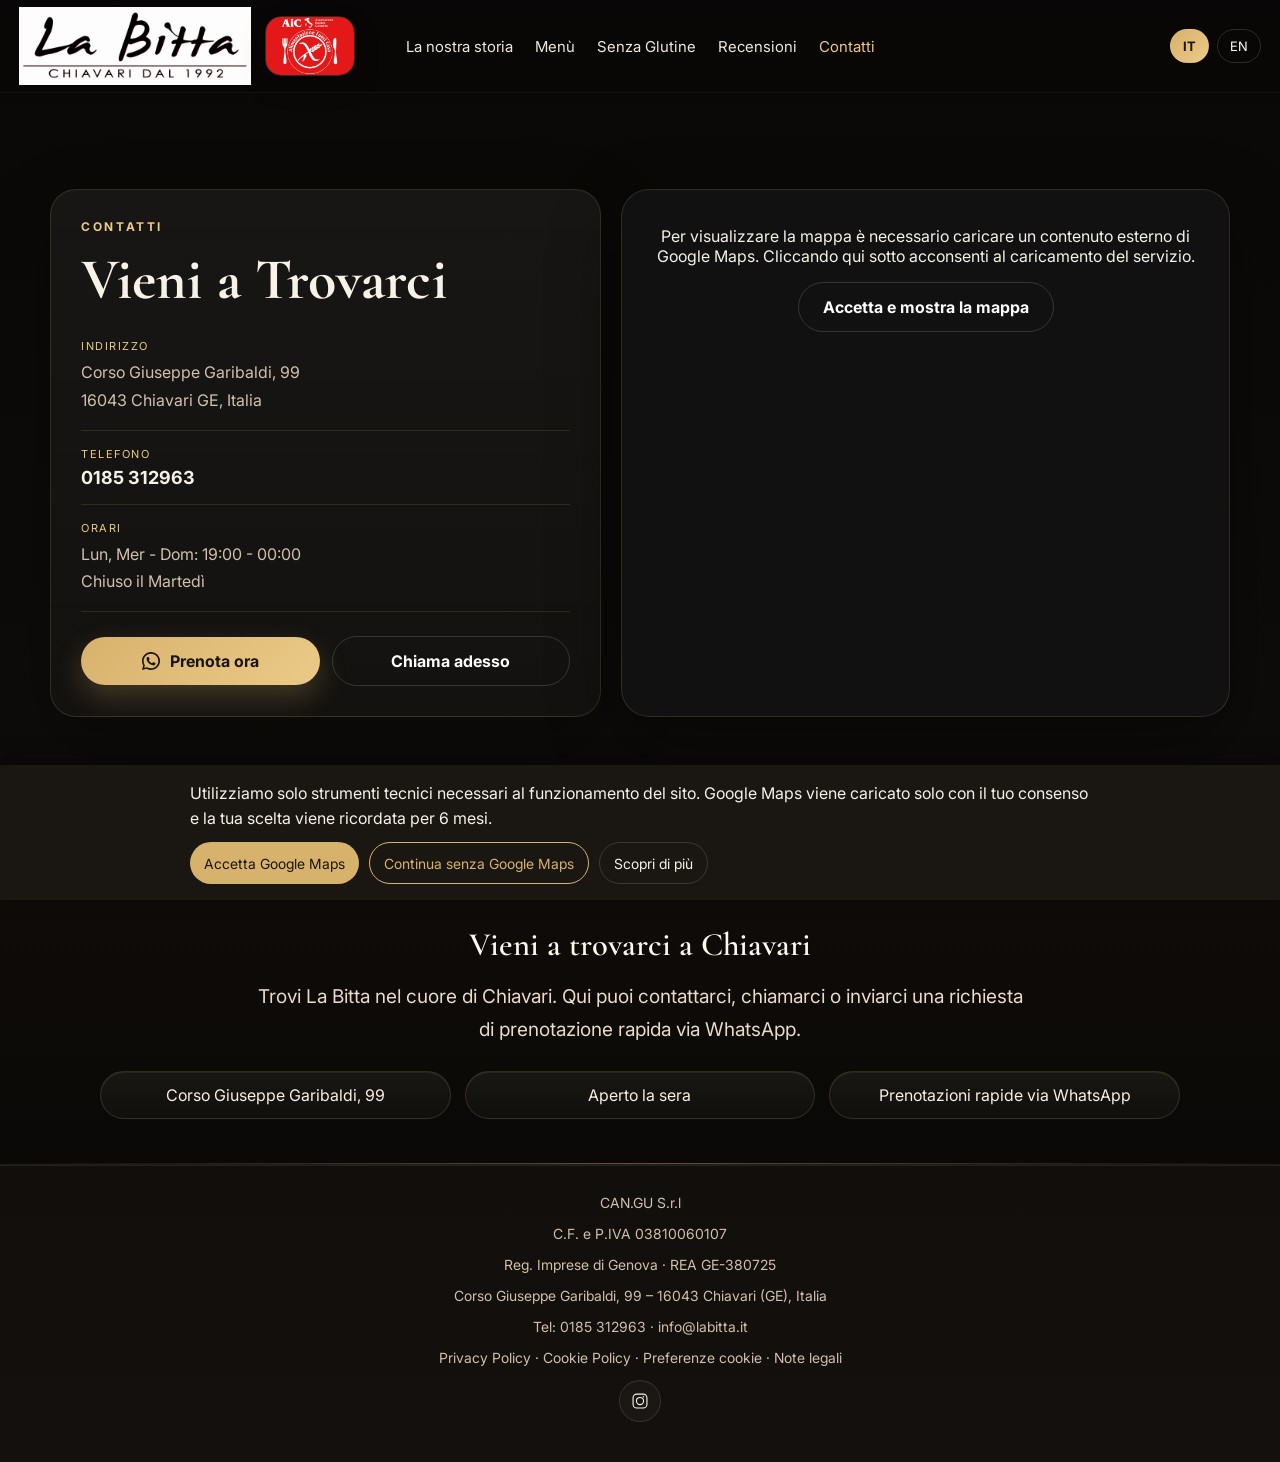
<file: contatti.html>
<!DOCTYPE html>
<html lang="it" class="notranslate" translate="no">
<head>
  <meta charset="UTF-8" />
  <meta name="viewport" content="width=device-width, initial-scale=1.0" />
  <meta name="google" content="notranslate" />
  <title>Contatti e Prenotazioni | La Bitta Chiavari</title>
  <meta name="description" content="Contatti e prenotazioni La Bitta a Chiavari: indirizzo, telefono, orari, mappa e richiesta tavolo via WhatsApp." />
  <meta name="robots" content="index,follow,max-image-preview:large" />
  <meta name="theme-color" content="#0f0d0b" />
  <link rel="canonical" href="https://labitta.it/contatti.html" />
  <link rel="preconnect" href="https://images.unsplash.com" crossorigin />
  <meta property="og:locale" content="it_IT" />
  <meta property="og:type" content="website" />
  <meta property="og:site_name" content="La Bitta Chiavari" />
  <meta property="og:title" content="Contatti e Prenotazioni | La Bitta Chiavari" />
  <meta property="og:description" content="Trova indirizzo, orari, mappa e prenotazioni rapide via WhatsApp per La Bitta a Chiavari." />
  <meta property="og:url" content="https://labitta.it/contatti.html" />
  <meta property="og:image" content="https://labitta.it/logo-cover.png" />
  <meta property="og:image:alt" content="La Bitta Chiavari" />
  <meta name="twitter:card" content="summary_large_image" />
  <meta name="twitter:title" content="Contatti e Prenotazioni | La Bitta Chiavari" />
  <meta name="twitter:description" content="Trova indirizzo, orari, mappa e prenotazioni rapide via WhatsApp per La Bitta a Chiavari." />
  <meta name="twitter:image" content="https://labitta.it/logo-cover.png" />

  <link rel="stylesheet" href="site.css?v=20260508-mobilefix1" />
</head>
<body>
<div class="topbar">
  <div class="container nav">
    <a href="index.html" class="brand" aria-label="La Bitta">
      <img class="brand-main" src="logo-cover.png" alt="Logo La Bitta Chiavari dal 1992" width="1200" height="401">
      <img class="brand-badge" src="aic-badge.jpg" alt="Badge Associazione Italiana Celiachia">
    </a>

    <div class="nav-links">
      <a href="storia.html" data-key="nav_story">La nostra storia</a>
      <a href="menu.html" data-key="nav_menu">Menù</a>
      <a href="senza-glutine.html" data-key="nav_gluten">Senza Glutine</a>
      <a href="recensioni.html" data-key="nav_reviews">Recensioni</a>
      <a href="contatti.html" data-key="nav_contacts">Contatti</a>
    </div>

    <div class="nav-right">
      <div class="lang-switcher notranslate" translate="no">
        <button class="lang-btn active notranslate" id="btn-it" onclick="setLanguage('it')" translate="no" lang="it">IT</button>
        <button class="lang-btn notranslate" id="btn-en" onclick="setLanguage('en')" translate="no" lang="en">EN</button>
      </div>
    </div>

    <button class="mobile-menu-toggle" type="button" onclick="toggleMobileMenu()" aria-label="Apri menù">
      <svg xmlns="http://www.w3.org/2000/svg" width="22" height="22" fill="currentColor" viewBox="0 0 24 24"><path d="M4 6h16v2H4zm0 5h16v2H4zm0 5h16v2H4z"/></svg>
    </button>
  </div>
</div>

<div class="mobile-menu-panel" id="mobileMenuPanel">
  <a href="storia.html" onclick="closeMobileMenu()" data-key="nav_story">La nostra storia</a>
  <a href="menu.html" onclick="closeMobileMenu()" data-key="nav_menu">Menù</a>
  <a href="senza-glutine.html" onclick="closeMobileMenu()" data-key="nav_gluten">Senza Glutine</a>
  <a href="recensioni.html" onclick="closeMobileMenu()" data-key="nav_reviews">Recensioni</a>
  <a href="contatti.html" onclick="closeMobileMenu()" data-key="nav_contacts">Contatti</a>
</div>
<section class="section">
  <div class="container contact-shell">
    <div class="contact-grid">
  <div class="contact-card">
    <div class="section-title" style="margin-bottom:0;">
      <span class="kicker" data-key="contact_kicker">Contatti</span>
      <h2 data-key="contact_title">Vieni a Trovarci</h2>
    </div>

    <div class="contact-list">
      <div class="contact-item">
        <small data-key="contact_address_label">Indirizzo</small>
        <p data-key="contact_address">Corso Giuseppe Garibaldi, 99<br>16043 Chiavari GE, Italia</p>
      </div>

      <div class="contact-item">
        <small data-key="contact_phone_label">Telefono</small>
        <a href="tel:0185312963"><strong>0185 312963</strong></a>
      </div>

      <div class="contact-item">
        <small data-key="contact_hours_label">Orari</small>
        <p data-key="contact_hours">Lun, Mer - Dom: 19:00 - 00:00<br>Chiuso il Martedì</p>
      </div>
    </div>

    <div class="contact-quick-actions desktop-contact-actions contact-card-actions">
      <button class="cta" type="button" onclick="openModal()">
        <svg class="btn-wa-icon" xmlns="http://www.w3.org/2000/svg" viewBox="0 0 24 24" fill="currentColor" aria-hidden="true">
          <path d="M20.52 3.48A11.8 11.8 0 0012.01 0C5.38 0 .01 5.37 0 12c0 2.11.55 4.17 1.6 6L0 24l6.18-1.6A11.94 11.94 0 0012.01 24C18.64 24 24 18.63 24 12c0-3.2-1.25-6.2-3.48-8.52zM12.01 21.8c-1.8 0-3.57-.48-5.12-1.39l-.37-.22-3.67.95.98-3.58-.24-.37A9.77 9.77 0 012.2 12c0-5.4 4.4-9.8 9.8-9.8 2.62 0 5.08 1.02 6.93 2.87A9.72 9.72 0 0121.8 12c0 5.4-4.4 9.8-9.79 9.8zm5.39-7.34c-.29-.15-1.72-.85-1.99-.94-.27-.1-.47-.15-.67.15-.2.29-.77.94-.95 1.14-.17.2-.35.22-.64.07-.29-.15-1.24-.46-2.36-1.46-.87-.77-1.46-1.72-1.63-2.01-.17-.29-.02-.44.13-.59.13-.13.29-.35.44-.52.15-.17.2-.29.3-.49.1-.2.05-.37-.02-.52-.07-.15-.67-1.6-.92-2.2-.24-.58-.49-.5-.67-.51h-.57c-.2 0-.52.07-.79.37-.27.29-1.04 1.02-1.04 2.49 0 1.47 1.07 2.9 1.22 3.1.15.2 2.11 3.22 5.11 4.52.71.31 1.27.5 1.7.64.71.22 1.35.19 1.86.12.57-.08 1.72-.7 1.96-1.38.24-.68.24-1.26.17-1.38-.07-.12-.26-.2-.55-.35z"/>
        </svg>
        <span data-key="book_now">Prenota ora</span>
      </button>
      <a class="btn-secondary" href="tel:0185312963"><span data-key="call_now_short">Chiama adesso</span></a>
    </div>

  </div>

  <div class="map-wrap">
    <div id="map-placeholder" style="text-align:center; padding:20px;">
      <p data-key="map_notice">Per visualizzare la mappa è necessario caricare un contenuto esterno di Google Maps. Cliccando qui sotto acconsenti al caricamento del servizio.</p>
      <button type="button" onclick="loadMap()" class="btn-secondary" data-key="map_button">Accetta e mostra la mappa</button>
    </div>
    <div id="map-container" style="display:none;"></div>
  </div>
</div>
  </div>
</section>
<section class="page-hero">
  <div class="container page-hero-shell">
    <span class="kicker" data-key="page_kicker">Contatti e prenotazioni</span>
    <p class="page-closing-lead" data-key="page_title">Vieni a trovarci a Chiavari</p>
    <p class="page-lead" data-key="page_intro">Trovi La Bitta nel cuore di Chiavari. Qui puoi contattarci, chiamarci o inviarci una richiesta di prenotazione rapida via WhatsApp.</p>
    <div class="page-badges">
      <span data-key="page_badge1">Corso Giuseppe Garibaldi, 99</span>
      <span data-key="page_badge2">Aperto la sera</span>
      <span data-key="page_badge3">Prenotazioni rapide via WhatsApp</span>
    </div>
  </div>
</section>

<footer>
  <div class="container footer-row legal-footer">
    <div>CAN.GU S.r.l</div>
    <div>C.F. e P.IVA 03810060107</div>
    <div>Reg. Imprese di Genova · REA GE-380725</div>
    <div>Corso Giuseppe Garibaldi, 99 – 16043 Chiavari (GE), Italia</div>
    <div>
      Tel: <a href="tel:0185312963">0185 312963</a> ·
      <a href="mailto:info@labitta.it">info@labitta.it</a>
    </div>
    <div>
      <a href="privacy.html">Privacy Policy</a> ·
      <a href="cookie.html">Cookie Policy</a> ·
      <button type="button" class="footer-inline-btn" onclick="openCookiePreferences()">Preferenze cookie</button> ·
      <a href="note-legali.html">Note legali</a>
    </div>
    <div>
      <a class="footer-social-link" href="#instagram" onclick="openInstagramProfile(event)" aria-label="Instagram La Bitta">
        <svg xmlns="http://www.w3.org/2000/svg" viewBox="0 0 24 24" fill="currentColor" aria-hidden="true">
          <path d="M7.75 2h8.5A5.75 5.75 0 0 1 22 7.75v8.5A5.75 5.75 0 0 1 16.25 22h-8.5A5.75 5.75 0 0 1 2 16.25v-8.5A5.75 5.75 0 0 1 7.75 2Zm0 1.5A4.25 4.25 0 0 0 3.5 7.75v8.5a4.25 4.25 0 0 0 4.25 4.25h8.5a4.25 4.25 0 0 0 4.25-4.25v-8.5a4.25 4.25 0 0 0-4.25-4.25h-8.5Zm8.95 1.75a1.05 1.05 0 1 1 0 2.1 1.05 1.05 0 0 1 0-2.1ZM12 6.5A5.5 5.5 0 1 1 6.5 12 5.51 5.51 0 0 1 12 6.5Zm0 1.5A4 4 0 1 0 16 12a4 4 0 0 0-4-4Z"/>
        </svg>
      </a>
    </div>
  </div>
</footer>

<div class="modal" id="bookingModal">
  <div class="modal-box">
    <button class="modal-close" type="button" onclick="closeModal()">×</button>
    <h3 data-key="modal_title">Prenota il tuo tavolo</h3>
    <p data-key="modal_text">Compila il form e verrai reindirizzato su WhatsApp con il messaggio già pronto da inviare.</p>

    <form class="form booking-form" onsubmit="submitBooking(event)">
      <div class="grid-2">
        <input type="text" name="name" data-ph-it="Nome e cognome" data-ph-en="Full name" placeholder="Nome e cognome" required>
        <input type="tel" name="phone" data-ph-it="Telefono" data-ph-en="Phone" placeholder="Telefono" required>
      </div>

      <div class="grid-2">
        <input type="date" name="date" required>
        <input type="time" name="time" required>
      </div>

      <div class="grid-2">
        <input type="number" name="guests" data-ph-it="Numero di persone" data-ph-en="Number of guests" placeholder="Numero di persone" min="1" max="20" required>
        <select name="preference">
          <option value="" data-opt-it="Preferenza tavolo" data-opt-en="Table preference">Preferenza tavolo</option>
          <option value="Sala interna" data-opt-it="Sala interna" data-opt-en="Indoor">Sala interna</option>
          <option value="Dehor" data-opt-it="Dehor" data-opt-en="Outdoor seating">Dehor</option>
          <option value="Indifferente" data-opt-it="Indifferente" data-opt-en="No preference">Indifferente</option>
        </select>
      </div>

      <textarea rows="4" name="notes" data-ph-it="Richieste particolari (tavolo, seggiolone, orario...)" data-ph-en="Special requests (table, stroller, timing...)" placeholder="Richieste particolari (tavolo, seggiolone, orario...)"></textarea>
      <div class="hint" data-key="form_hint">Per esigenze alimentari specifiche ti invitiamo a contattarci telefonicamente.</div>
      <label class="privacy-check">
        <input type="checkbox" name="privacy_ack" required>
        <span data-key="privacy_notice">Dichiaro di aver letto l'informativa privacy e di aver compreso che la richiesta verrà inviata tramite WhatsApp solo su mia azione volontaria. <a href="privacy.html" target="_blank" rel="noopener noreferrer">Privacy Policy</a></span>
      </label>

      <button class="cta" style="width:100%;margin-top:4px" type="submit">
        <svg class="btn-wa-icon" xmlns="http://www.w3.org/2000/svg" viewBox="0 0 24 24" fill="currentColor" aria-hidden="true">
          <path d="M20.52 3.48A11.8 11.8 0 0012.01 0C5.38 0 .01 5.37 0 12c0 2.11.55 4.17 1.6 6L0 24l6.18-1.6A11.94 11.94 0 0012.01 24C18.64 24 24 18.63 24 12c0-3.2-1.25-6.2-3.48-8.52zM12.01 21.8c-1.8 0-3.57-.48-5.12-1.39l-.37-.22-3.67.95.98-3.58-.24-.37A9.77 9.77 0 012.2 12c0-5.4 4.4-9.8 9.8-9.8 2.62 0 5.08 1.02 6.93 2.87A9.72 9.72 0 0121.8 12c0 5.4-4.4 9.8-9.79 9.8zm5.39-7.34c-.29-.15-1.72-.85-1.99-.94-.27-.1-.47-.15-.67.15-.2.29-.77.94-.95 1.14-.17.2-.35.22-.64.07-.29-.15-1.24-.46-2.36-1.46-.87-.77-1.46-1.72-1.63-2.01-.17-.29-.02-.44.13-.59.13-.13.29-.35.44-.52.15-.17.2-.29.3-.49.1-.2.05-.37-.02-.52-.07-.15-.67-1.6-.92-2.2-.24-.58-.49-.5-.67-.51h-.57c-.2 0-.52.07-.79.37-.27.29-1.04 1.02-1.04 2.49 0 1.47 1.07 2.9 1.22 3.1.15.2 2.11 3.22 5.11 4.52.71.31 1.27.5 1.7.64.71.22 1.35.19 1.86.12.57-.08 1.72-.7 1.96-1.38.24-.68.24-1.26.17-1.38-.07-.12-.26-.2-.55-.35z"/>
        </svg>
        <span data-key="modal_send">Invia su WhatsApp</span>
      </button>
    </form>
  </div>
</div>

<div class="mobile-bookbar">
  <button class="cta" onclick="openModal()">
    <svg class="btn-wa-icon" xmlns="http://www.w3.org/2000/svg" viewBox="0 0 24 24" fill="currentColor" aria-hidden="true">
      <path d="M20.52 3.48A11.8 11.8 0 0012.01 0C5.38 0 .01 5.37 0 12c0 2.11.55 4.17 1.6 6L0 24l6.18-1.6A11.94 11.94 0 0012.01 24C18.64 24 24 18.63 24 12c0-3.2-1.25-6.2-3.48-8.52zM12.01 21.8c-1.8 0-3.57-.48-5.12-1.39l-.37-.22-3.67.95.98-3.58-.24-.37A9.77 9.77 0 012.2 12c0-5.4 4.4-9.8 9.8-9.8 2.62 0 5.08 1.02 6.93 2.87A9.72 9.72 0 0121.8 12c0 5.4-4.4 9.8-9.79 9.8zm5.39-7.34c-.29-.15-1.72-.85-1.99-.94-.27-.1-.47-.15-.67.15-.2.29-.77.94-.95 1.14-.17.2-.35.22-.64.07-.29-.15-1.24-.46-2.36-1.46-.87-.77-1.46-1.72-1.63-2.01-.17-.29-.02-.44.13-.59.13-.13.29-.35.44-.52.15-.17.2-.29.3-.49.1-.2.05-.37-.02-.52-.07-.15-.67-1.6-.92-2.2-.24-.58-.49-.5-.67-.51h-.57c-.2 0-.52.07-.79.37-.27.29-1.04 1.02-1.04 2.49 0 1.47 1.07 2.9 1.22 3.1.15.2 2.11 3.22 5.11 4.52.71.31 1.27.5 1.7.64.71.22 1.35.19 1.86.12.57-.08 1.72-.7 1.96-1.38.24-.68.24-1.26.17-1.38-.07-.12-.26-.2-.55-.35z"/>
    </svg>
    <span data-key="book_now">Prenota ora</span>
  </button>

  <a class="btn-secondary" href="tel:0185312963" aria-label="Chiama">
    <svg xmlns="http://www.w3.org/2000/svg" width="20" height="20" fill="currentColor" viewBox="0 0 24 24"><path d="M6.62 10.79a15.054 15.054 0 006.59 6.59l2.2-2.2a1 1 0 011.01-.24c1.12.37 2.33.56 3.58.56a1 1 0 011 1V20a1 1 0 01-1 1C10.07 21 3 13.93 3 5a1 1 0 011-1h3.5a1 1 0 011 1c0 1.25.19 2.46.56 3.58a1 1 0 01-.25 1.01l-2.19 2.2z"/></svg>
  </a>
</div>

<div id="cookie-banner" class="cookie-banner">
  <div class="cookie-content">
    <p>Utilizziamo solo strumenti tecnici necessari al funzionamento del sito. Google Maps viene caricato solo con il tuo consenso e la tua scelta viene ricordata per 6 mesi.</p>
    <div class="cookie-actions">
      <button type="button" class="cookie-btn-primary" id="accept-cookies">Accetta Google Maps</button>
      <button type="button" class="cookie-btn-secondary" id="reject-cookies">Continua senza Google Maps</button>
      <a class="cookie-link-btn" href="cookie.html" target="_blank" rel="noopener noreferrer">Scopri di più</a>
    </div>
  </div>
</div>
<script>
window.pageTranslations = {"it":{"nav_story":"La nostra storia","nav_menu":"Menù","nav_gluten":"Senza Glutine","nav_reviews":"Recensioni","nav_contacts":"Contatti","book_now":"Prenota ora","call_now":"Chiama 0185 312963","call_now_short":"Chiama adesso","booking_title":"Prenota il tuo tavolo","send_request":"Invia richiesta","booking_hint":"Questo form apre direttamente WhatsApp con il messaggio già pronto da inviare.","modal_title":"Prenota il tuo tavolo","modal_text":"Compila il form e verrai reindirizzato su WhatsApp con il messaggio già pronto da inviare.","modal_send":"Invia su WhatsApp","form_hint":"Per esigenze alimentari specifiche ti invitiamo a contattarci telefonicamente.","privacy_notice":"Dichiaro di aver letto l'informativa privacy e di aver compreso che la richiesta verrà inviata tramite WhatsApp solo su mia azione volontaria. <a href=\"privacy.html\" target=\"_blank\" rel=\"noopener noreferrer\">Privacy Policy</a>","map_notice":"Per visualizzare la mappa è necessario caricare un contenuto esterno di Google Maps. Cliccando qui sotto acconsenti al caricamento del servizio.","map_button":"Accetta e mostra la mappa","contact_kicker":"Contatti","contact_title":"Vieni a Trovarci","contact_address_label":"Indirizzo","contact_address":"Corso Giuseppe Garibaldi, 99<br>16043 Chiavari GE, Italia","contact_phone_label":"Telefono","contact_hours_label":"Orari","contact_hours":"Lun, Mer - Dom: 19:00 - 00:00<br>Chiuso il Martedì","google_btn":"Lascia una recensione su Google","review_boost":"Ci vogliono solo 10 secondi","page_kicker":"Contatti e prenotazioni","page_title":"Vieni a trovarci a Chiavari","page_intro":"Trovi La Bitta nel cuore di Chiavari. Qui puoi contattarci, chiamarci o inviarci una richiesta di prenotazione rapida via WhatsApp.","page_badge1":"Corso Giuseppe Garibaldi, 99","page_badge2":"Aperto la sera","page_badge3":"Prenotazioni rapide via WhatsApp","contact_booking_kicker":"Prenotazioni","contact_booking_title":"Prenota in pochi passaggi","contact_booking_intro":"Compila il form qui sotto oppure usa il pulsante WhatsApp: il sito prepara il messaggio e ti accompagna all'invio.","contact_cta_secondary":"Guarda il menù"},"en":{"nav_story":"Our Story","nav_menu":"Menu","nav_gluten":"Gluten Free","nav_reviews":"Reviews","nav_contacts":"Contacts","book_now":"Book now","call_now":"Call 0185 312963","call_now_short":"Call now","booking_title":"Book your table","send_request":"Send request","booking_hint":"This form opens WhatsApp with a pre-filled message ready to send.","modal_title":"Book your table","modal_text":"Fill in the form and you will be redirected to WhatsApp with a pre-filled message ready to send.","modal_send":"Send on WhatsApp","form_hint":"For specific dietary needs, please contact us by phone.","privacy_notice":"I confirm that I have read the privacy notice and that this request will be sent via WhatsApp only through my voluntary action. <a href=\"privacy.html\" target=\"_blank\" rel=\"noopener noreferrer\">Privacy Policy</a>","map_notice":"To view the map, an external Google Maps service must be loaded. By clicking below you consent to loading the service.","map_button":"Accept and show the map","contact_kicker":"Contacts","contact_title":"Come Visit Us","contact_address_label":"Address","contact_address":"Corso Giuseppe Garibaldi, 99<br>16043 Chiavari GE, Italy","contact_phone_label":"Phone","contact_hours_label":"Opening Hours","contact_hours":"Mon, Wed - Sun: 7:00 PM - 12:00 AM<br>Closed on Tuesday","google_btn":"Leave a review on Google","review_boost":"It only takes 10 seconds","page_kicker":"Contacts and bookings","page_title":"Come visit us in Chiavari","page_intro":"You can find La Bitta in the heart of Chiavari. Here you can contact us, call us or send a quick WhatsApp booking request.","page_badge1":"Corso Giuseppe Garibaldi, 99","page_badge2":"Open in the evening","page_badge3":"Fast WhatsApp bookings","contact_booking_kicker":"Bookings","contact_booking_title":"Book in just a few steps","contact_booking_intro":"Fill in the form below or use the WhatsApp button: the site prepares the message and takes you to the final send action.","contact_cta_secondary":"View the menu"}};
</script>
<script src="site.js?v=20260506-text1"></script>
</body>
</html>
</file>
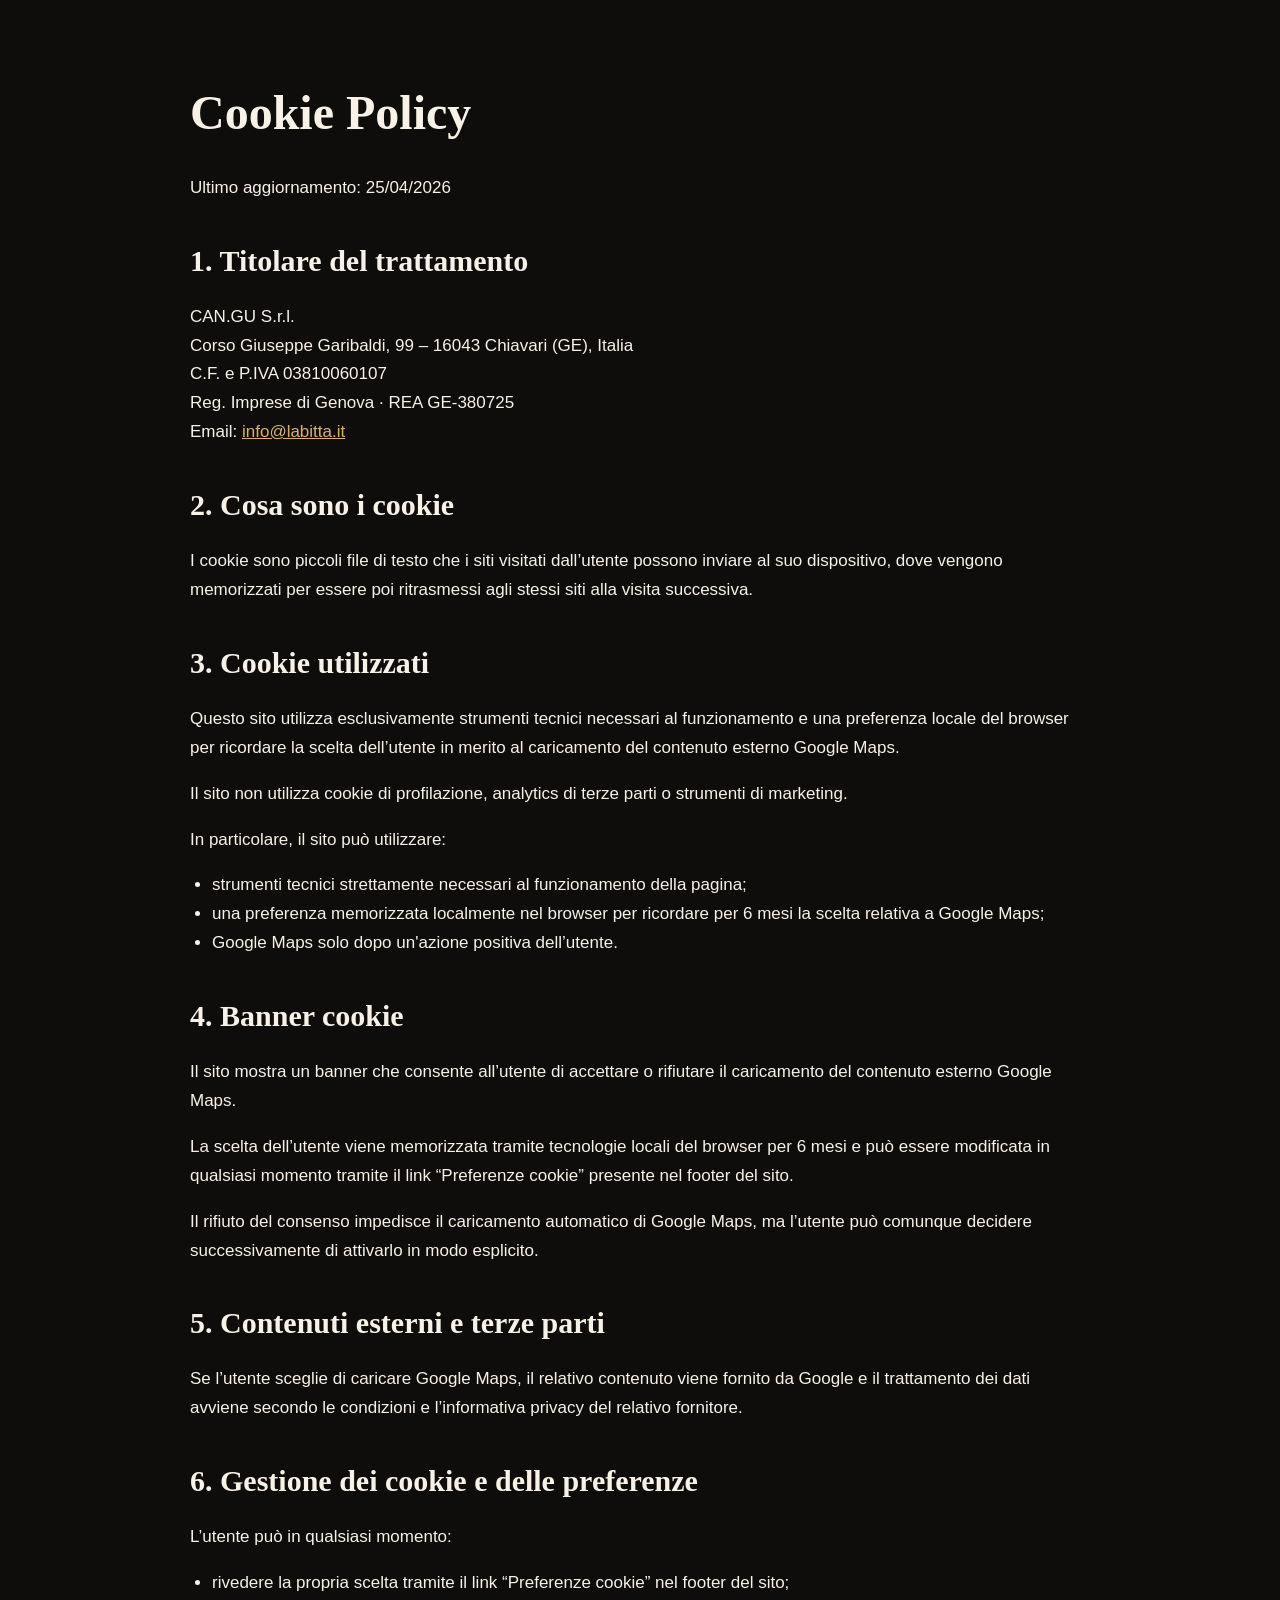
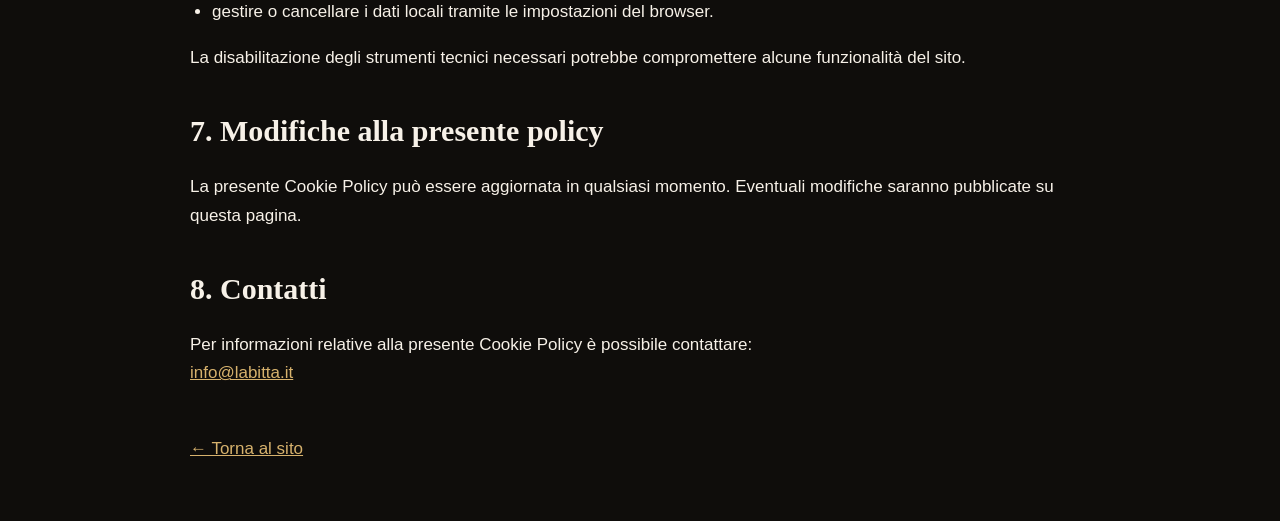
<file: cookie.html>
<!DOCTYPE html>
<html lang="it">
<head>
  <meta charset="UTF-8">
  <meta name="viewport" content="width=device-width, initial-scale=1.0">
  <title>Cookie Policy | La Bitta Chiavari</title>
  <meta name="description" content="Cookie policy del sito La Bitta di Chiavari: strumenti tecnici, Google Maps e gestione delle preferenze." />
  <meta name="robots" content="noindex,follow" />
  <link rel="canonical" href="https://labitta.it/cookie.html" />

  <style>
    body {
      font-family: Inter, sans-serif;
      background: #0f0d0b;
      color: #f7f1e8;
      line-height: 1.7;
      padding: 40px 20px;
      max-width: 900px;
      margin: auto;
    }

    h1, h2 {
      font-family: "Cormorant Garamond", serif;
    }

    h1 {
      margin-bottom: 20px;
      font-size: 48px;
    }

    h2 {
      margin-top: 32px;
      margin-bottom: 10px;
      font-size: 30px;
    }

    p, li {
      font-size: 17px;
      color: #f7f1e8;
    }

    a {
      color: #d7b26d;
    }

    ul {
      padding-left: 22px;
    }

    .back-link {
      display: inline-block;
      margin-top: 30px;
    }
  </style>
</head>

<body>

  <h1>Cookie Policy</h1>
  <p>Ultimo aggiornamento: 25/04/2026</p>

  <h2>1. Titolare del trattamento</h2>
  <p>
    CAN.GU S.r.l.<br>
    Corso Giuseppe Garibaldi, 99 – 16043 Chiavari (GE), Italia<br>
    C.F. e P.IVA 03810060107<br>
    Reg. Imprese di Genova · REA GE-380725<br>
    Email: <a href="mailto:info@labitta.it">info@labitta.it</a>
  </p>

  <h2>2. Cosa sono i cookie</h2>
  <p>
    I cookie sono piccoli file di testo che i siti visitati dall’utente possono inviare al suo dispositivo, dove vengono memorizzati per essere poi ritrasmessi agli stessi siti alla visita successiva.
  </p>

  <h2>3. Cookie utilizzati</h2>
  <p>
    Questo sito utilizza esclusivamente strumenti tecnici necessari al funzionamento e una preferenza locale del browser per ricordare la scelta dell’utente in merito al caricamento del contenuto esterno Google Maps.
  </p>

  <p>
    Il sito non utilizza cookie di profilazione, analytics di terze parti o strumenti di marketing.
  </p>

  <p>In particolare, il sito può utilizzare:</p>
  <ul>
    <li>strumenti tecnici strettamente necessari al funzionamento della pagina;</li>
    <li>una preferenza memorizzata localmente nel browser per ricordare per 6 mesi la scelta relativa a Google Maps;</li>
    <li>Google Maps solo dopo un'azione positiva dell’utente.</li>
  </ul>

  <h2>4. Banner cookie</h2>
  <p>
    Il sito mostra un banner che consente all’utente di accettare o rifiutare il caricamento del contenuto esterno Google Maps.
  </p>

  <p>
    La scelta dell’utente viene memorizzata tramite tecnologie locali del browser per 6 mesi e può essere modificata in qualsiasi momento tramite il link “Preferenze cookie” presente nel footer del sito.
  </p>

  <p>
    Il rifiuto del consenso impedisce il caricamento automatico di Google Maps, ma l’utente può comunque decidere successivamente di attivarlo in modo esplicito.
  </p>

  <h2>5. Contenuti esterni e terze parti</h2>
  <p>
    Se l’utente sceglie di caricare Google Maps, il relativo contenuto viene fornito da Google e il trattamento dei dati avviene secondo le condizioni e l’informativa privacy del relativo fornitore.
  </p>

  <h2>6. Gestione dei cookie e delle preferenze</h2>
  <p>
    L’utente può in qualsiasi momento:
  </p>
  <ul>
    <li>rivedere la propria scelta tramite il link “Preferenze cookie” nel footer del sito;</li>
    <li>gestire o cancellare i dati locali tramite le impostazioni del browser.</li>
  </ul>

  <p>
    La disabilitazione degli strumenti tecnici necessari potrebbe compromettere alcune funzionalità del sito.
  </p>

  <h2>7. Modifiche alla presente policy</h2>
  <p>
    La presente Cookie Policy può essere aggiornata in qualsiasi momento. Eventuali modifiche saranno pubblicate su questa pagina.
  </p>

  <h2>8. Contatti</h2>
  <p>
    Per informazioni relative alla presente Cookie Policy è possibile contattare:
    <br>
    <a href="mailto:info@labitta.it">info@labitta.it</a>
  </p>

  <p>
    <a class="back-link" href="index.html">← Torna al sito</a>
  </p>

</body>
</html>
</file>
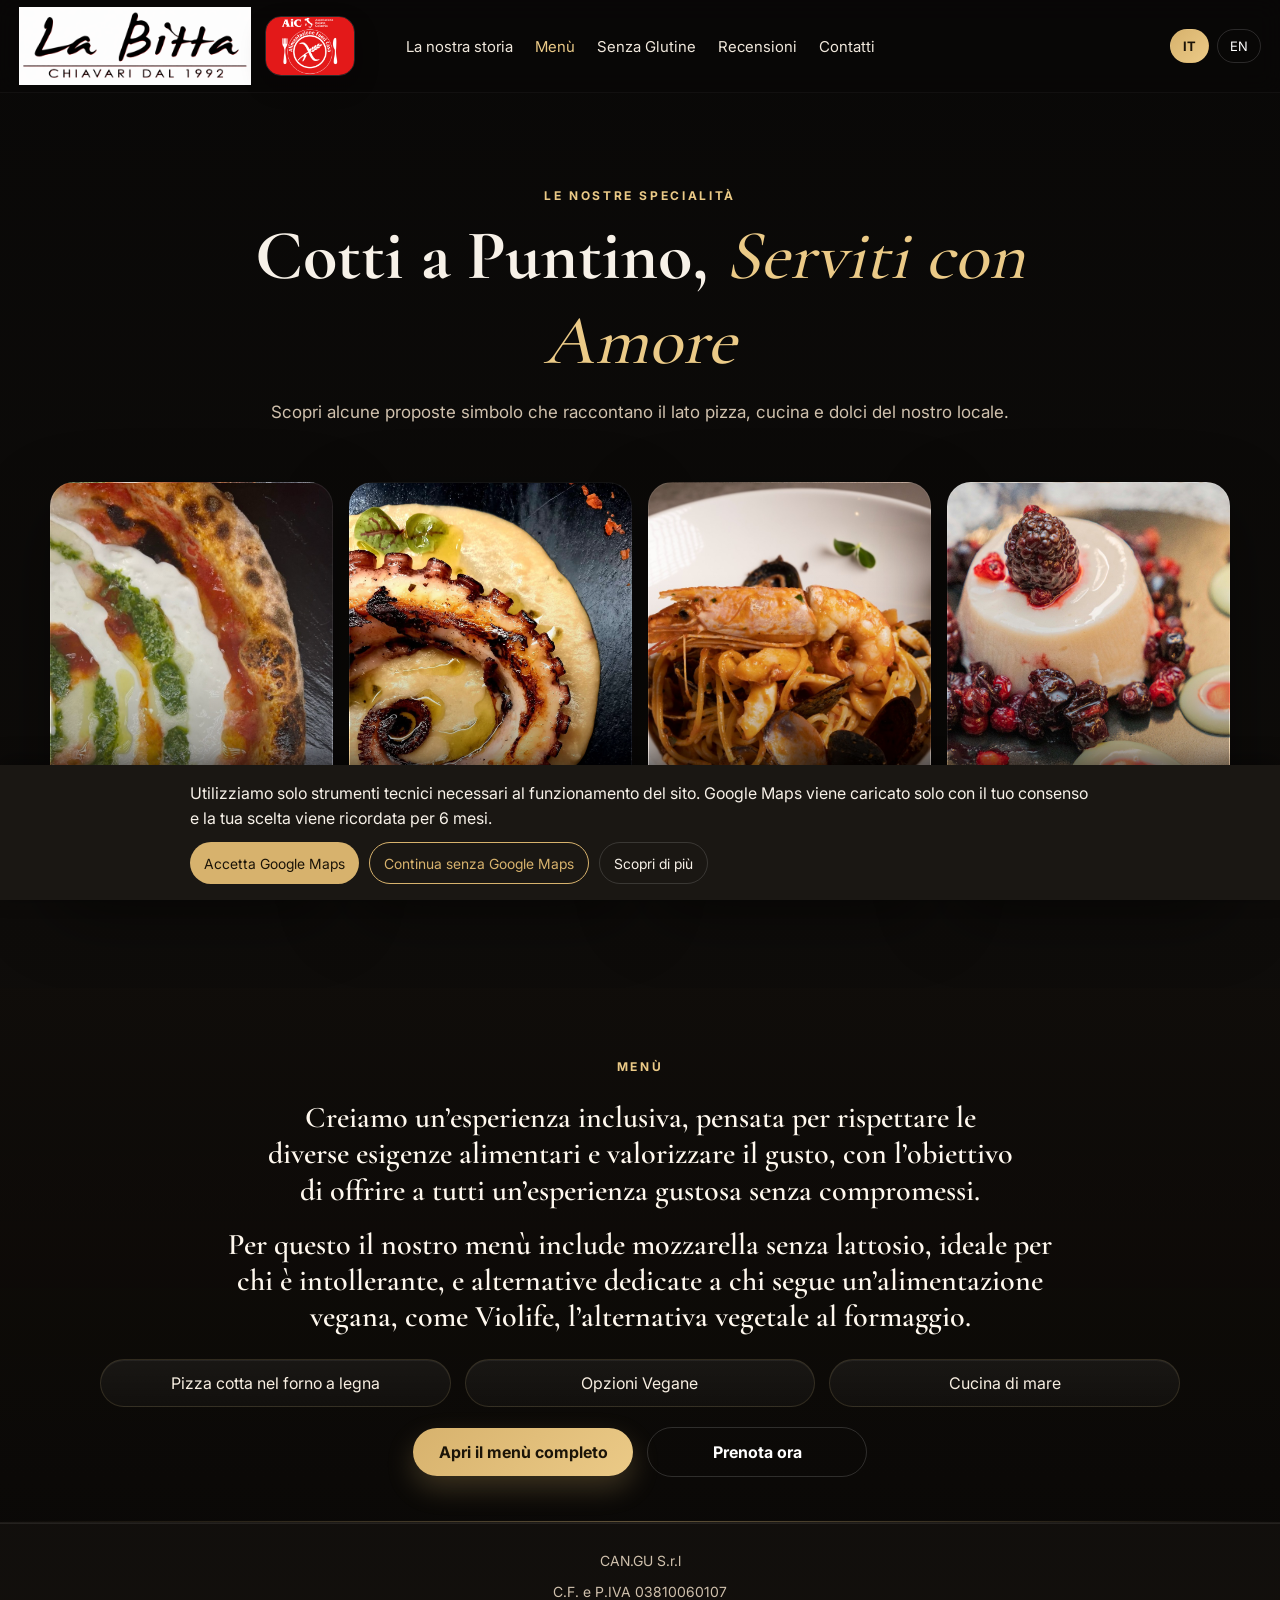
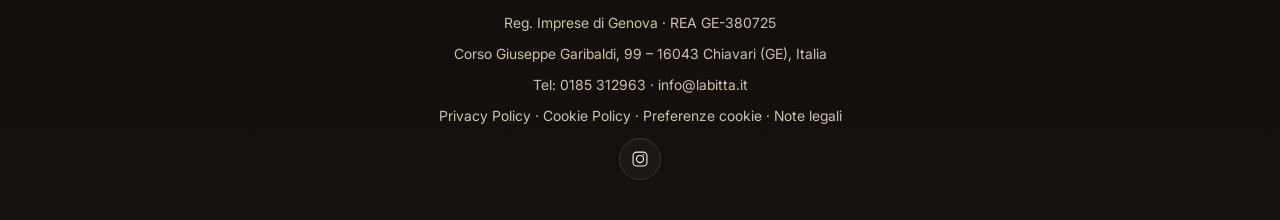
<file: menu.html>
<!DOCTYPE html>
<html lang="it" class="notranslate" translate="no">
<head>
  <meta charset="UTF-8" />
  <meta name="viewport" content="width=device-width, initial-scale=1.0" />
  <meta name="google" content="notranslate" />
  <title>Menù Pizzeria e Ristorante a Chiavari | La Bitta</title>
  <meta name="description" content="Menù La Bitta a Chiavari: pizze dal forno a legna, piatti di mare e specialità del locale, con molte opzioni disponibili anche gluten free." />
  <meta name="robots" content="index,follow,max-image-preview:large" />
  <meta name="theme-color" content="#0f0d0b" />
  <link rel="canonical" href="https://labitta.it/menu.html" />
  <link rel="preconnect" href="https://images.unsplash.com" crossorigin />
  <meta property="og:locale" content="it_IT" />
  <meta property="og:type" content="website" />
  <meta property="og:site_name" content="La Bitta Chiavari" />
  <meta property="og:title" content="Menù Pizzeria e Ristorante a Chiavari | La Bitta" />
  <meta property="og:description" content="Dalle pizze dal forno a legna alle specialità di mare: una selezione del menù di La Bitta a Chiavari." />
  <meta property="og:url" content="https://labitta.it/menu.html" />
  <meta property="og:image" content="https://labitta.it/menu-zena-focus.jpg" />
  <meta property="og:image:alt" content="La Bitta Chiavari" />
  <meta name="twitter:card" content="summary_large_image" />
  <meta name="twitter:title" content="Menù Pizzeria e Ristorante a Chiavari | La Bitta" />
  <meta name="twitter:description" content="Dalle pizze dal forno a legna alle specialità di mare: una selezione del menù di La Bitta a Chiavari." />
  <meta name="twitter:image" content="https://labitta.it/menu-zena-focus.jpg" />

  <link rel="stylesheet" href="site.css?v=20260508-mobilefix1" />
</head>
<body>
<div class="topbar">
  <div class="container nav">
    <a href="index.html" class="brand" aria-label="La Bitta">
      <img class="brand-main" src="logo-cover.png" alt="Logo La Bitta Chiavari dal 1992" width="1200" height="401">
      <img class="brand-badge" src="aic-badge.jpg" alt="Badge Associazione Italiana Celiachia">
    </a>

    <div class="nav-links">
      <a href="storia.html" data-key="nav_story">La nostra storia</a>
      <a href="menu.html" data-key="nav_menu">Menù</a>
      <a href="senza-glutine.html" data-key="nav_gluten">Senza Glutine</a>
      <a href="recensioni.html" data-key="nav_reviews">Recensioni</a>
      <a href="contatti.html" data-key="nav_contacts">Contatti</a>
    </div>

    <div class="nav-right">
      <div class="lang-switcher notranslate" translate="no">
        <button class="lang-btn active notranslate" id="btn-it" onclick="setLanguage('it')" translate="no" lang="it">IT</button>
        <button class="lang-btn notranslate" id="btn-en" onclick="setLanguage('en')" translate="no" lang="en">EN</button>
      </div>
    </div>

    <button class="mobile-menu-toggle" type="button" onclick="toggleMobileMenu()" aria-label="Apri menù">
      <svg xmlns="http://www.w3.org/2000/svg" width="22" height="22" fill="currentColor" viewBox="0 0 24 24"><path d="M4 6h16v2H4zm0 5h16v2H4zm0 5h16v2H4z"/></svg>
    </button>
  </div>
</div>

<div class="mobile-menu-panel" id="mobileMenuPanel">
  <a href="storia.html" onclick="closeMobileMenu()" data-key="nav_story">La nostra storia</a>
  <a href="menu.html" onclick="closeMobileMenu()" data-key="nav_menu">Menù</a>
  <a href="senza-glutine.html" onclick="closeMobileMenu()" data-key="nav_gluten">Senza Glutine</a>
  <a href="recensioni.html" onclick="closeMobileMenu()" data-key="nav_reviews">Recensioni</a>
  <a href="contatti.html" onclick="closeMobileMenu()" data-key="nav_contacts">Contatti</a>
</div>
<section class="section">
  <div class="container menu-page-shell">
    <div class="centered-title">
      <span class="kicker" data-key="menu_kicker">Le nostre specialità</span>
      <h2 style="font-size:clamp(42px,5.5vw,74px);margin-bottom:14px;">
        <span data-key="menu_title_a">Cotti a Puntino,</span>
        <span style="color:var(--gold2);font-style:italic;font-weight:500;" data-key="menu_title_b">Serviti con Amore</span>
      </h2>
      <p class="menu-page-note" data-key="menu_intro">Scopri alcune proposte simbolo che raccontano il lato pizza, cucina e dolci del nostro locale.</p>
    </div>
    <div class="menu-showcase" id="menuShowcase">
  <article class="showcase-card menu-card-zena active" data-slide="0" style="background-image:url('menu-zena-focus.jpg')">
    <div class="showcase-overlay">
      <div class="showcase-top">
        <h3 class="showcase-title" data-key="menu_card1_title">Zêna</h3>
        <div class="desktop-card-note" data-key="menu_card1_note">Pizza</div>
      </div>
      <div class="showcase-line"></div>
      <p class="showcase-text" data-key="menu_card1_text">Pomodoro, mozzarella stracciatella, pesto, basilico.</p>
      <div class="showcase-tags">
        <span data-key="menu_card1_tag1">Forno a legna</span>
        <span data-key="menu_card1_tag2">Molto richiesta</span>
      </div>
    </div>
    <div class="desktop-card-full-title" data-key="menu_card1_title">Zêna</div>
  </article>

  <article class="showcase-card menu-card-seafood" data-slide="1" style="background-image:url('menu-polpo.jpg')">
    <div class="showcase-overlay">
      <div class="showcase-top">
        <h3 class="showcase-title" data-key="menu_card2_title">Polpo, terra e mare.</h3>
        <div class="desktop-card-note" data-key="menu_card2_note">Mare e brace</div>
      </div>
      <div class="showcase-line"></div>
      <p class="showcase-text" data-key="menu_card2_text">Tentacolo di polipo alla griglia su una crema di ceci, finito con olio EVO ed erbette fresche.</p>
      <div class="showcase-tags">
        <span data-key="menu_card2_tag1">Pesce fresco</span>
        <span data-key="menu_card2_tag2">Specialità</span>
      </div>
    </div>
    <div class="desktop-card-full-title" data-key="menu_card2_title">Polpo, terra e mare.</div>
  </article>

  <article class="showcase-card menu-card-pasta" data-slide="2" style="background-image:url('menu-spaghetti-mare.jpg')">
    <div class="showcase-overlay">
      <div class="showcase-top">
        <h3 class="showcase-title" data-key="menu_card3_title">Spaghetti ai frutti di mare</h3>
        <div class="desktop-card-note" data-key="menu_card3_note">Primo di mare</div>
        <div class="showcase-price" data-key="menu_card3_label">Cucina</div>
      </div>
      <div class="showcase-line"></div>
      <p class="showcase-text" data-key="menu_card3_text">Pasta, crostacei e frutti di mare in un piatto ricco e profumato.</p>
      <div class="showcase-tags">
        <span data-key="menu_card3_tag1">Mare ligure</span>
        <span data-key="menu_card3_tag2">Cucina</span>
      </div>
    </div>
    <div class="desktop-card-full-title" data-key="menu_card3_title">Spaghetti ai frutti di mare</div>
  </article>

  <article class="showcase-card menu-card-dessert" data-slide="3" style="background-image:url('menu-dessert-frutti-rossi.jpg')">
    <div class="showcase-overlay">
      <div class="showcase-top">
        <h3 class="showcase-title" data-key="menu_card4_title">Panna cotta con frutti di bosco</h3>
        <div class="desktop-card-note" data-key="menu_card4_note">Dolce al cucchiaio</div>
        <div class="showcase-price" data-key="menu_card4_label">Dolci</div>
      </div>
      <div class="showcase-line"></div>
      <p class="showcase-text" data-key="menu_card4_text">Una chiusura fresca e delicata, con frutti rossi e crema vellutata.</p>
      <div class="showcase-tags">
        <span data-key="menu_card4_tag1">Fatto in casa</span>
        <span data-key="menu_card4_tag2">Dessert</span>
      </div>
    </div>
    <div class="desktop-card-full-title" data-key="menu_card4_title">Panna cotta con frutti di bosco</div>
  </article>

  <div class="menu-slider-controls">
    <button class="menu-slider-btn" type="button" onclick="prevMenuSlide()" aria-label="Precedente">‹</button>
    <button class="menu-slider-btn" type="button" onclick="nextMenuSlide()" aria-label="Successivo">›</button>
  </div>
</div>
  </div>
</section>
<section class="page-hero">
  <div class="container page-hero-shell closing-copy-balanced">
    <span class="kicker" data-key="page_kicker">Menù</span>
    <p class="page-closing-lead" data-key="page_title">Creiamo un’esperienza inclusiva, pensata per rispettare le diverse esigenze alimentari e valorizzare il gusto, con l’obiettivo di offrire a tutti un’esperienza gustosa senza compromessi.</p>
    <p class="page-lead" data-key="page_intro">Per questo il nostro menù include mozzarella senza lattosio, ideale per chi è intollerante, e alternative dedicate a chi segue un’alimentazione vegana, come Violife, l’alternativa vegetale al formaggio.</p>
    <div class="page-badges">
      <span data-key="page_badge1">Pizza cotta nel forno a legna</span>
      <span data-key="page_badge2">Opzioni Vegane</span>
      <span data-key="page_badge3">Cucina di mare</span>
    </div>
    <div class="page-actions">
      <a class="cta" href="menu.pdf" target="_blank" rel="noopener noreferrer" data-key="menu_document_action_primary">Apri il menù completo</a>
      <button class="btn-secondary" type="button" onclick="openModal()"><span data-key="book_now">Prenota ora</span></button>
    </div>
  </div>
</section>
<footer>
  <div class="container footer-row legal-footer">
    <div>CAN.GU S.r.l</div>
    <div>C.F. e P.IVA 03810060107</div>
    <div>Reg. Imprese di Genova · REA GE-380725</div>
    <div>Corso Giuseppe Garibaldi, 99 – 16043 Chiavari (GE), Italia</div>
    <div>
      Tel: <a href="tel:0185312963">0185 312963</a> ·
      <a href="mailto:info@labitta.it">info@labitta.it</a>
    </div>
    <div>
      <a href="privacy.html">Privacy Policy</a> ·
      <a href="cookie.html">Cookie Policy</a> ·
      <button type="button" class="footer-inline-btn" onclick="openCookiePreferences()">Preferenze cookie</button> ·
      <a href="note-legali.html">Note legali</a>
    </div>
    <div>
      <a class="footer-social-link" href="#instagram" onclick="openInstagramProfile(event)" aria-label="Instagram La Bitta">
        <svg xmlns="http://www.w3.org/2000/svg" viewBox="0 0 24 24" fill="currentColor" aria-hidden="true">
          <path d="M7.75 2h8.5A5.75 5.75 0 0 1 22 7.75v8.5A5.75 5.75 0 0 1 16.25 22h-8.5A5.75 5.75 0 0 1 2 16.25v-8.5A5.75 5.75 0 0 1 7.75 2Zm0 1.5A4.25 4.25 0 0 0 3.5 7.75v8.5a4.25 4.25 0 0 0 4.25 4.25h8.5a4.25 4.25 0 0 0 4.25-4.25v-8.5a4.25 4.25 0 0 0-4.25-4.25h-8.5Zm8.95 1.75a1.05 1.05 0 1 1 0 2.1 1.05 1.05 0 0 1 0-2.1ZM12 6.5A5.5 5.5 0 1 1 6.5 12 5.51 5.51 0 0 1 12 6.5Zm0 1.5A4 4 0 1 0 16 12a4 4 0 0 0-4-4Z"/>
        </svg>
      </a>
    </div>
  </div>
</footer>

<div class="modal" id="bookingModal">
  <div class="modal-box">
    <button class="modal-close" type="button" onclick="closeModal()">×</button>
    <h3 data-key="modal_title">Prenota il tuo tavolo</h3>
    <p data-key="modal_text">Compila il form e verrai reindirizzato su WhatsApp con il messaggio già pronto da inviare.</p>

    <form class="form booking-form" onsubmit="submitBooking(event)">
      <div class="grid-2">
        <input type="text" name="name" data-ph-it="Nome e cognome" data-ph-en="Full name" placeholder="Nome e cognome" required>
        <input type="tel" name="phone" data-ph-it="Telefono" data-ph-en="Phone" placeholder="Telefono" required>
      </div>

      <div class="grid-2">
        <input type="date" name="date" required>
        <input type="time" name="time" required>
      </div>

      <div class="grid-2">
        <input type="number" name="guests" data-ph-it="Numero di persone" data-ph-en="Number of guests" placeholder="Numero di persone" min="1" max="20" required>
        <select name="preference">
          <option value="" data-opt-it="Preferenza tavolo" data-opt-en="Table preference">Preferenza tavolo</option>
          <option value="Sala interna" data-opt-it="Sala interna" data-opt-en="Indoor">Sala interna</option>
          <option value="Dehor" data-opt-it="Dehor" data-opt-en="Outdoor seating">Dehor</option>
          <option value="Indifferente" data-opt-it="Indifferente" data-opt-en="No preference">Indifferente</option>
        </select>
      </div>

      <textarea rows="4" name="notes" data-ph-it="Richieste particolari (tavolo, seggiolone, orario...)" data-ph-en="Special requests (table, stroller, timing...)" placeholder="Richieste particolari (tavolo, seggiolone, orario...)"></textarea>
      <div class="hint" data-key="form_hint">Per esigenze alimentari specifiche ti invitiamo a contattarci telefonicamente.</div>
      <label class="privacy-check">
        <input type="checkbox" name="privacy_ack" required>
        <span data-key="privacy_notice">Dichiaro di aver letto l'informativa privacy e di aver compreso che la richiesta verrà inviata tramite WhatsApp solo su mia azione volontaria. <a href="privacy.html" target="_blank" rel="noopener noreferrer">Privacy Policy</a></span>
      </label>

      <button class="cta" style="width:100%;margin-top:4px" type="submit">
        <svg class="btn-wa-icon" xmlns="http://www.w3.org/2000/svg" viewBox="0 0 24 24" fill="currentColor" aria-hidden="true">
          <path d="M20.52 3.48A11.8 11.8 0 0012.01 0C5.38 0 .01 5.37 0 12c0 2.11.55 4.17 1.6 6L0 24l6.18-1.6A11.94 11.94 0 0012.01 24C18.64 24 24 18.63 24 12c0-3.2-1.25-6.2-3.48-8.52zM12.01 21.8c-1.8 0-3.57-.48-5.12-1.39l-.37-.22-3.67.95.98-3.58-.24-.37A9.77 9.77 0 012.2 12c0-5.4 4.4-9.8 9.8-9.8 2.62 0 5.08 1.02 6.93 2.87A9.72 9.72 0 0121.8 12c0 5.4-4.4 9.8-9.79 9.8zm5.39-7.34c-.29-.15-1.72-.85-1.99-.94-.27-.1-.47-.15-.67.15-.2.29-.77.94-.95 1.14-.17.2-.35.22-.64.07-.29-.15-1.24-.46-2.36-1.46-.87-.77-1.46-1.72-1.63-2.01-.17-.29-.02-.44.13-.59.13-.13.29-.35.44-.52.15-.17.2-.29.3-.49.1-.2.05-.37-.02-.52-.07-.15-.67-1.6-.92-2.2-.24-.58-.49-.5-.67-.51h-.57c-.2 0-.52.07-.79.37-.27.29-1.04 1.02-1.04 2.49 0 1.47 1.07 2.9 1.22 3.1.15.2 2.11 3.22 5.11 4.52.71.31 1.27.5 1.7.64.71.22 1.35.19 1.86.12.57-.08 1.72-.7 1.96-1.38.24-.68.24-1.26.17-1.38-.07-.12-.26-.2-.55-.35z"/>
        </svg>
        <span data-key="modal_send">Invia su WhatsApp</span>
      </button>
    </form>
  </div>
</div>

<div class="mobile-bookbar">
  <button class="cta" onclick="openModal()">
    <svg class="btn-wa-icon" xmlns="http://www.w3.org/2000/svg" viewBox="0 0 24 24" fill="currentColor" aria-hidden="true">
      <path d="M20.52 3.48A11.8 11.8 0 0012.01 0C5.38 0 .01 5.37 0 12c0 2.11.55 4.17 1.6 6L0 24l6.18-1.6A11.94 11.94 0 0012.01 24C18.64 24 24 18.63 24 12c0-3.2-1.25-6.2-3.48-8.52zM12.01 21.8c-1.8 0-3.57-.48-5.12-1.39l-.37-.22-3.67.95.98-3.58-.24-.37A9.77 9.77 0 012.2 12c0-5.4 4.4-9.8 9.8-9.8 2.62 0 5.08 1.02 6.93 2.87A9.72 9.72 0 0121.8 12c0 5.4-4.4 9.8-9.79 9.8zm5.39-7.34c-.29-.15-1.72-.85-1.99-.94-.27-.1-.47-.15-.67.15-.2.29-.77.94-.95 1.14-.17.2-.35.22-.64.07-.29-.15-1.24-.46-2.36-1.46-.87-.77-1.46-1.72-1.63-2.01-.17-.29-.02-.44.13-.59.13-.13.29-.35.44-.52.15-.17.2-.29.3-.49.1-.2.05-.37-.02-.52-.07-.15-.67-1.6-.92-2.2-.24-.58-.49-.5-.67-.51h-.57c-.2 0-.52.07-.79.37-.27.29-1.04 1.02-1.04 2.49 0 1.47 1.07 2.9 1.22 3.1.15.2 2.11 3.22 5.11 4.52.71.31 1.27.5 1.7.64.71.22 1.35.19 1.86.12.57-.08 1.72-.7 1.96-1.38.24-.68.24-1.26.17-1.38-.07-.12-.26-.2-.55-.35z"/>
    </svg>
    <span data-key="book_now">Prenota ora</span>
  </button>

  <a class="btn-secondary" href="tel:0185312963" aria-label="Chiama">
    <svg xmlns="http://www.w3.org/2000/svg" width="20" height="20" fill="currentColor" viewBox="0 0 24 24"><path d="M6.62 10.79a15.054 15.054 0 006.59 6.59l2.2-2.2a1 1 0 011.01-.24c1.12.37 2.33.56 3.58.56a1 1 0 011 1V20a1 1 0 01-1 1C10.07 21 3 13.93 3 5a1 1 0 011-1h3.5a1 1 0 011 1c0 1.25.19 2.46.56 3.58a1 1 0 01-.25 1.01l-2.19 2.2z"/></svg>
  </a>
</div>

<div id="cookie-banner" class="cookie-banner">
  <div class="cookie-content">
    <p>Utilizziamo solo strumenti tecnici necessari al funzionamento del sito. Google Maps viene caricato solo con il tuo consenso e la tua scelta viene ricordata per 6 mesi.</p>
    <div class="cookie-actions">
      <button type="button" class="cookie-btn-primary" id="accept-cookies">Accetta Google Maps</button>
      <button type="button" class="cookie-btn-secondary" id="reject-cookies">Continua senza Google Maps</button>
      <a class="cookie-link-btn" href="cookie.html" target="_blank" rel="noopener noreferrer">Scopri di più</a>
    </div>
  </div>
</div>
<script>
window.pageTranslations = {"it":{"nav_story":"La nostra storia","nav_menu":"Menù","nav_gluten":"Senza Glutine","nav_reviews":"Recensioni","nav_contacts":"Contatti","book_now":"Prenota ora","call_now":"Chiama 0185 312963","call_now_short":"Chiama adesso","booking_title":"Prenota il tuo tavolo","send_request":"Invia richiesta","booking_hint":"Questo form apre direttamente WhatsApp con il messaggio già pronto da inviare.","modal_title":"Prenota il tuo tavolo","modal_text":"Compila il form e verrai reindirizzato su WhatsApp con il messaggio già pronto da inviare.","modal_send":"Invia su WhatsApp","form_hint":"Per esigenze alimentari specifiche ti invitiamo a contattarci telefonicamente.","privacy_notice":"Dichiaro di aver letto l'informativa privacy e di aver compreso che la richiesta verrà inviata tramite WhatsApp solo su mia azione volontaria. <a href=\"privacy.html\" target=\"_blank\" rel=\"noopener noreferrer\">Privacy Policy</a>","map_notice":"Per visualizzare la mappa è necessario caricare un contenuto esterno di Google Maps. Cliccando qui sotto acconsenti al caricamento del servizio.","map_button":"Accetta e mostra la mappa","contact_kicker":"Contatti","contact_title":"Vieni a Trovarci","contact_address_label":"Indirizzo","contact_address":"Corso Giuseppe Garibaldi, 99<br>16043 Chiavari GE, Italia","contact_phone_label":"Telefono","contact_hours_label":"Orari","contact_hours":"Lun, Mer - Dom: 19:00 - 00:00<br>Chiuso il Martedì","google_btn":"Lascia una recensione su Google","review_boost":"Ci vogliono solo 10 secondi","page_kicker":"Menù","page_title":"Ogni proposta del nostro menù nasce dall’incontro tra tradizione e creatività, con ingredienti selezionati e lavorazioni attente.","page_intro":"Dalle pizze alle specialità di mare, offriamo un percorso di sapori autentici pensato per soddisfare ogni gusto.","page_badge1":"Pizza cotta nel forno a legna","page_badge2":"Opzioni Vegane","page_badge3":"Cucina di mare","menu_kicker":"Le nostre specialità","menu_title_a":"Cotti a Puntino,","menu_title_b":"Serviti con Amore","menu_intro":"Scopri due proposte simbolo che raccontano il lato pizza e il lato cucina del nostro locale.","menu_card1_title":"Zêna","menu_card1_text":"Pomodoro, mozzarella stracciatella, pesto, basilico.","menu_card1_tag1":"Forno a legna","menu_card1_tag2":"Molto richiesta","menu_card2_title":"Polpo, terra e mare.","menu_card2_text":"Tentacolo di polipo alla griglia su una crema di ceci, finito con olio EVO ed erbette fresche.","menu_card2_tag1":"Pesce fresco","menu_card2_tag2":"Specialità","menu_point1_v":"Impasti","menu_point1_t":"Lievitazione, cottura e ingredienti scelti con attenzione.","menu_point2_v":"Mare","menu_point2_t":"Piatti che portano in tavola freschezza, equilibrio e identità ligure.","menu_point3_v":"Accoglienza","menu_point3_t":"Un menù pensato per stare bene a tavola, in coppia, in famiglia o con amici.","menu_cta_primary":"Prenota ora","menu_cta_secondary":"Scopri il senza glutine","menu_document_kicker":"Menù completo","menu_document_title":"Il pannello della stagione, pronto da sfogliare","menu_document_text":"Qui trovi il menù completo in versione integrale. Da desktop puoi consultarlo con calma, mentre da mobile puoi aprirlo o ingrandirlo con un tap.","menu_document_action_primary":"Apri il menù completo"},"en":{"nav_story":"Our Story","nav_menu":"Menu","nav_gluten":"Gluten Free","nav_reviews":"Reviews","nav_contacts":"Contacts","book_now":"Book now","call_now":"Call 0185 312963","call_now_short":"Call now","booking_title":"Book your table","send_request":"Send request","booking_hint":"This form opens WhatsApp with a pre-filled message ready to send.","modal_title":"Book your table","modal_text":"Fill in the form and you will be redirected to WhatsApp with a pre-filled message ready to send.","modal_send":"Send on WhatsApp","form_hint":"For specific dietary needs, please contact us by phone.","privacy_notice":"I confirm that I have read the privacy notice and that this request will be sent via WhatsApp only through my voluntary action. <a href=\"privacy.html\" target=\"_blank\" rel=\"noopener noreferrer\">Privacy Policy</a>","map_notice":"To view the map, an external Google Maps service must be loaded. By clicking below you consent to loading the service.","map_button":"Accept and show the map","contact_kicker":"Contacts","contact_title":"Come Visit Us","contact_address_label":"Address","contact_address":"Corso Giuseppe Garibaldi, 99<br>16043 Chiavari GE, Italy","contact_phone_label":"Phone","contact_hours_label":"Opening Hours","contact_hours":"Mon, Wed - Sun: 7:00 PM - 12:00 AM<br>Closed on Tuesday","google_btn":"Leave a review on Google","review_boost":"It only takes 10 seconds","page_kicker":"Menu","page_title":"Every item on our menu comes from the meeting of tradition and creativity, with selected ingredients and careful preparation.","page_intro":"From pizzas to seafood specialties, we offer a journey of authentic flavors designed to satisfy every taste.","page_badge1":"Wood-fired pizza","page_badge2":"Vegan options","page_badge3":"Seafood kitchen","menu_kicker":"Our specialties","menu_title_a":"Cooked to Perfection,","menu_title_b":"Served with Care","menu_intro":"Discover two signature dishes that tell the story of both our pizza and kitchen sides.","menu_card1_title":"Zena","menu_card1_text":"Tomato, stracciatella mozzarella, pesto, basil.","menu_card1_tag1":"Wood-fired","menu_card1_tag2":"Best seller","menu_card2_title":"Octopus, Land and Sea.","menu_card2_text":"Grilled octopus tentacle on a chickpea cream, finished with extra virgin olive oil and fresh herbs.","menu_card2_tag1":"Fresh seafood","menu_card2_tag2":"Specialty","menu_point1_v":"Doughs","menu_point1_t":"Leavening, baking and ingredients chosen with attention.","menu_point2_v":"Sea","menu_point2_t":"Dishes that bring freshness, balance and Ligurian identity to the table.","menu_point3_v":"Hospitality","menu_point3_t":"A menu designed to make guests feel good at the table, as a couple, family or group of friends.","menu_cta_primary":"Book now","menu_cta_secondary":"Discover gluten free","menu_document_kicker":"Full menu","menu_document_title":"The seasonal menu board, ready to browse","menu_document_text":"Here you can browse the full menu in its complete version. On desktop you can explore it comfortably, while on mobile you can open or zoom it in a tap.","menu_document_action_primary":"Open the full menu"}};
</script>
<script>
window.pageTranslations.it = Object.assign(window.pageTranslations.it || {}, {
  page_title: `Creiamo un’esperienza inclusiva, pensata per rispettare le diverse esigenze alimentari e valorizzare il gusto, con l’obiettivo di offrire a tutti un’esperienza gustosa senza compromessi.`,
  page_intro: `Per questo il nostro menù include mozzarella senza lattosio, ideale per chi è intollerante, e alternative dedicate a chi segue un’alimentazione vegana, come Violife, l’alternativa vegetale al formaggio.`,
  menu_intro: `Scopri alcune proposte simbolo che raccontano il lato pizza, cucina e dolci del nostro locale.`,
  page_badge2: `Opzioni Vegane`,
  page_badge3: `Cucina di mare`,
  menu_card1_note: `Pizza`,
  menu_card2_note: `Mare e brace`,
  menu_card3_title: `Spaghetti ai frutti di mare`,
  menu_card3_note: `Primo di mare`,
  menu_card3_label: `Cucina`,
  menu_card3_text: `Pasta, crostacei e frutti di mare in un piatto ricco e profumato.`,
  menu_card3_tag1: `Mare ligure`,
  menu_card3_tag2: `Cucina`,
  menu_card4_title: `Panna cotta con frutti di bosco`,
  menu_card4_note: `Dolce al cucchiaio`,
  menu_card4_label: `Dolci`,
  menu_card4_text: `Una chiusura fresca e delicata, con frutti rossi e crema vellutata.`,
  menu_card4_tag1: `Fatto in casa`,
  menu_card4_tag2: `Dessert`,
  vegan_badge: `Opzioni vegane`
});
window.pageTranslations.en = Object.assign(window.pageTranslations.en || {}, {
  page_title: `We create an inclusive experience designed to respect different dietary needs and enhance flavor, with the aim of offering everyone a delicious experience without compromise.`,
  page_intro: `That is why our menu includes lactose-free mozzarella, ideal for guests with intolerance, and alternatives for those following a vegan diet, such as Violife, a plant-based alternative to cheese.`,
  menu_intro: `Discover a few signature proposals that tell the story of our pizza, kitchen and desserts.`,
  page_badge2: `Vegan options`,
  page_badge3: `Seafood kitchen`,
  menu_card1_note: `Pizza`,
  menu_card2_note: `Sea and grill`,
  menu_card3_title: `Spaghetti with seafood`,
  menu_card3_note: `Seafood pasta`,
  menu_card3_label: `Kitchen`,
  menu_card3_text: `Pasta, shellfish and seafood in a rich, fragrant dish.`,
  menu_card3_tag1: `Ligurian sea`,
  menu_card3_tag2: `Kitchen`,
  menu_card4_title: `Panna cotta with wild berries`,
  menu_card4_note: `Spoon dessert`,
  menu_card4_label: `Desserts`,
  menu_card4_text: `A fresh, delicate finish with red berries and velvety cream.`,
  menu_card4_tag1: `Homemade`,
  menu_card4_tag2: `Dessert`,
  vegan_badge: `Vegan options`
});
</script>
<script src="site.js?v=20260506-text1"></script>
</body>
</html>
</file>
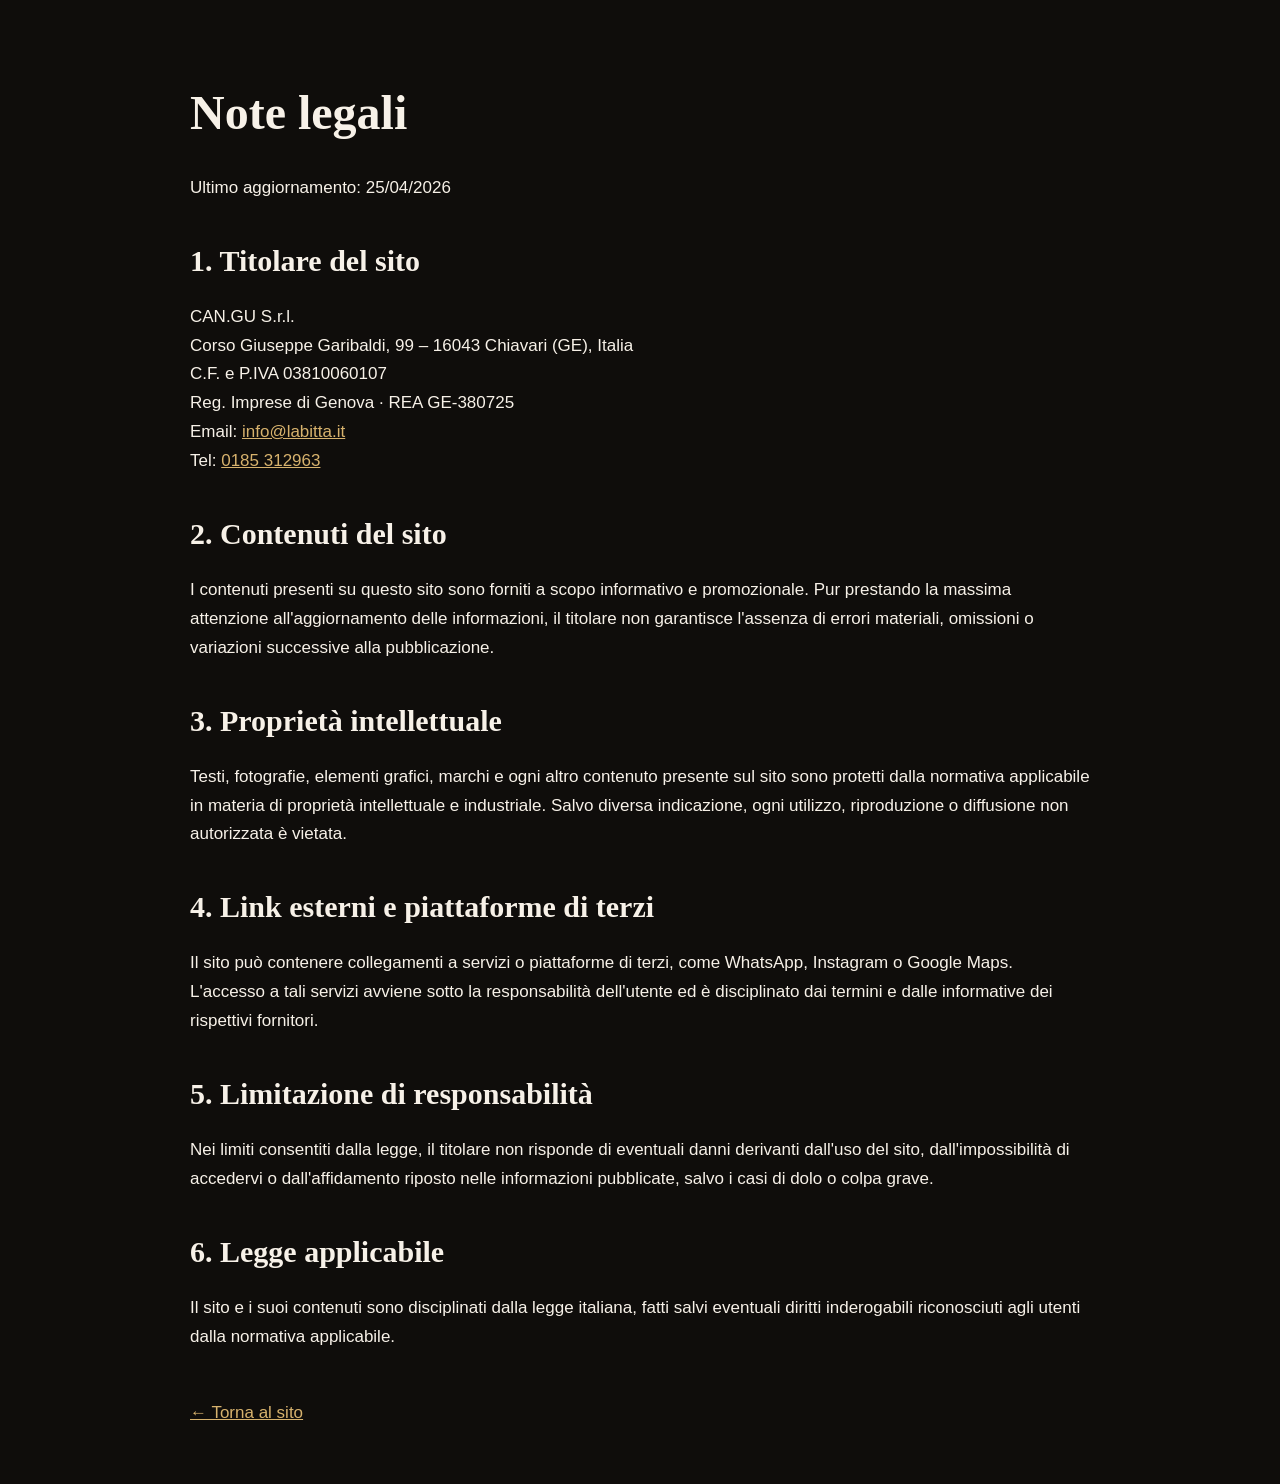
<file: note-legali.html>
<!DOCTYPE html>
<html lang="it">
<head>
  <meta charset="UTF-8">
  <meta name="viewport" content="width=device-width, initial-scale=1.0">
  <title>Note Legali | La Bitta Chiavari</title>
  <meta name="description" content="Note legali del sito La Bitta di Chiavari: titolarità del sito, contenuti, responsabilità e riferimenti normativi." />
  <meta name="robots" content="noindex,follow" />
  <link rel="canonical" href="https://labitta.it/note-legali.html" />
  <style>
    body {
      font-family: Inter, sans-serif;
      background: #0f0d0b;
      color: #f7f1e8;
      line-height: 1.7;
      padding: 40px 20px;
      max-width: 900px;
      margin: auto;
    }

    h1, h2 {
      font-family: "Cormorant Garamond", serif;
    }

    h1 {
      margin-bottom: 20px;
      font-size: 48px;
    }

    h2 {
      margin-top: 32px;
      margin-bottom: 10px;
      font-size: 30px;
    }

    p, li {
      font-size: 17px;
      color: #f7f1e8;
    }

    a {
      color: #d7b26d;
    }

    ul {
      padding-left: 22px;
    }

    .back-link {
      display: inline-block;
      margin-top: 30px;
    }
  </style>
</head>
<body>
  <h1>Note legali</h1>
  <p>Ultimo aggiornamento: 25/04/2026</p>

  <h2>1. Titolare del sito</h2>
  <p>
    CAN.GU S.r.l.<br>
    Corso Giuseppe Garibaldi, 99 – 16043 Chiavari (GE), Italia<br>
    C.F. e P.IVA 03810060107<br>
    Reg. Imprese di Genova · REA GE-380725<br>
    Email: <a href="mailto:info@labitta.it">info@labitta.it</a><br>
    Tel: <a href="tel:0185312963">0185 312963</a>
  </p>

  <h2>2. Contenuti del sito</h2>
  <p>
    I contenuti presenti su questo sito sono forniti a scopo informativo e promozionale. Pur prestando la massima attenzione all'aggiornamento delle informazioni, il titolare non garantisce l'assenza di errori materiali, omissioni o variazioni successive alla pubblicazione.
  </p>

  <h2>3. Proprietà intellettuale</h2>
  <p>
    Testi, fotografie, elementi grafici, marchi e ogni altro contenuto presente sul sito sono protetti dalla normativa applicabile in materia di proprietà intellettuale e industriale. Salvo diversa indicazione, ogni utilizzo, riproduzione o diffusione non autorizzata è vietata.
  </p>

  <h2>4. Link esterni e piattaforme di terzi</h2>
  <p>
    Il sito può contenere collegamenti a servizi o piattaforme di terzi, come WhatsApp, Instagram o Google Maps. L'accesso a tali servizi avviene sotto la responsabilità dell'utente ed è disciplinato dai termini e dalle informative dei rispettivi fornitori.
  </p>

  <h2>5. Limitazione di responsabilità</h2>
  <p>
    Nei limiti consentiti dalla legge, il titolare non risponde di eventuali danni derivanti dall'uso del sito, dall'impossibilità di accedervi o dall'affidamento riposto nelle informazioni pubblicate, salvo i casi di dolo o colpa grave.
  </p>

  <h2>6. Legge applicabile</h2>
  <p>
    Il sito e i suoi contenuti sono disciplinati dalla legge italiana, fatti salvi eventuali diritti inderogabili riconosciuti agli utenti dalla normativa applicabile.
  </p>

  <p>
    <a class="back-link" href="index.html">← Torna al sito</a>
  </p>
</body>
</html>
</file>
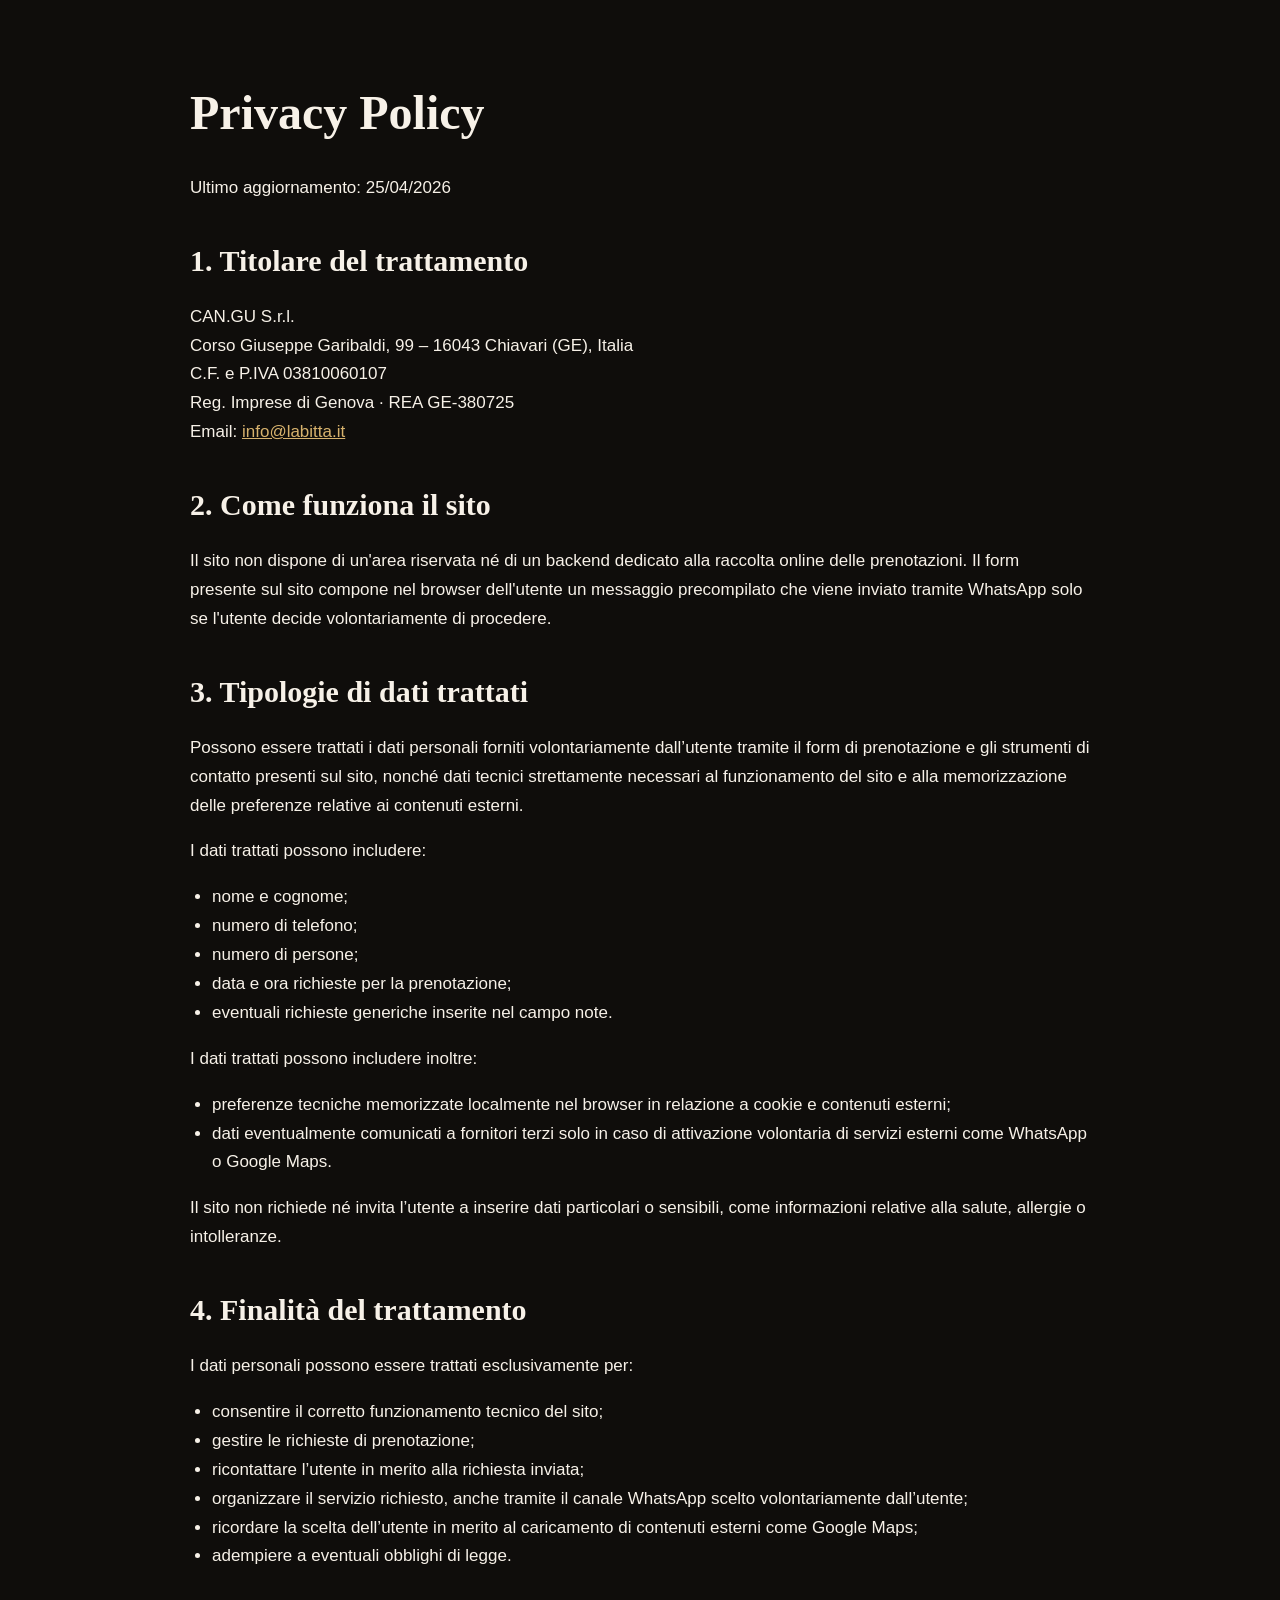
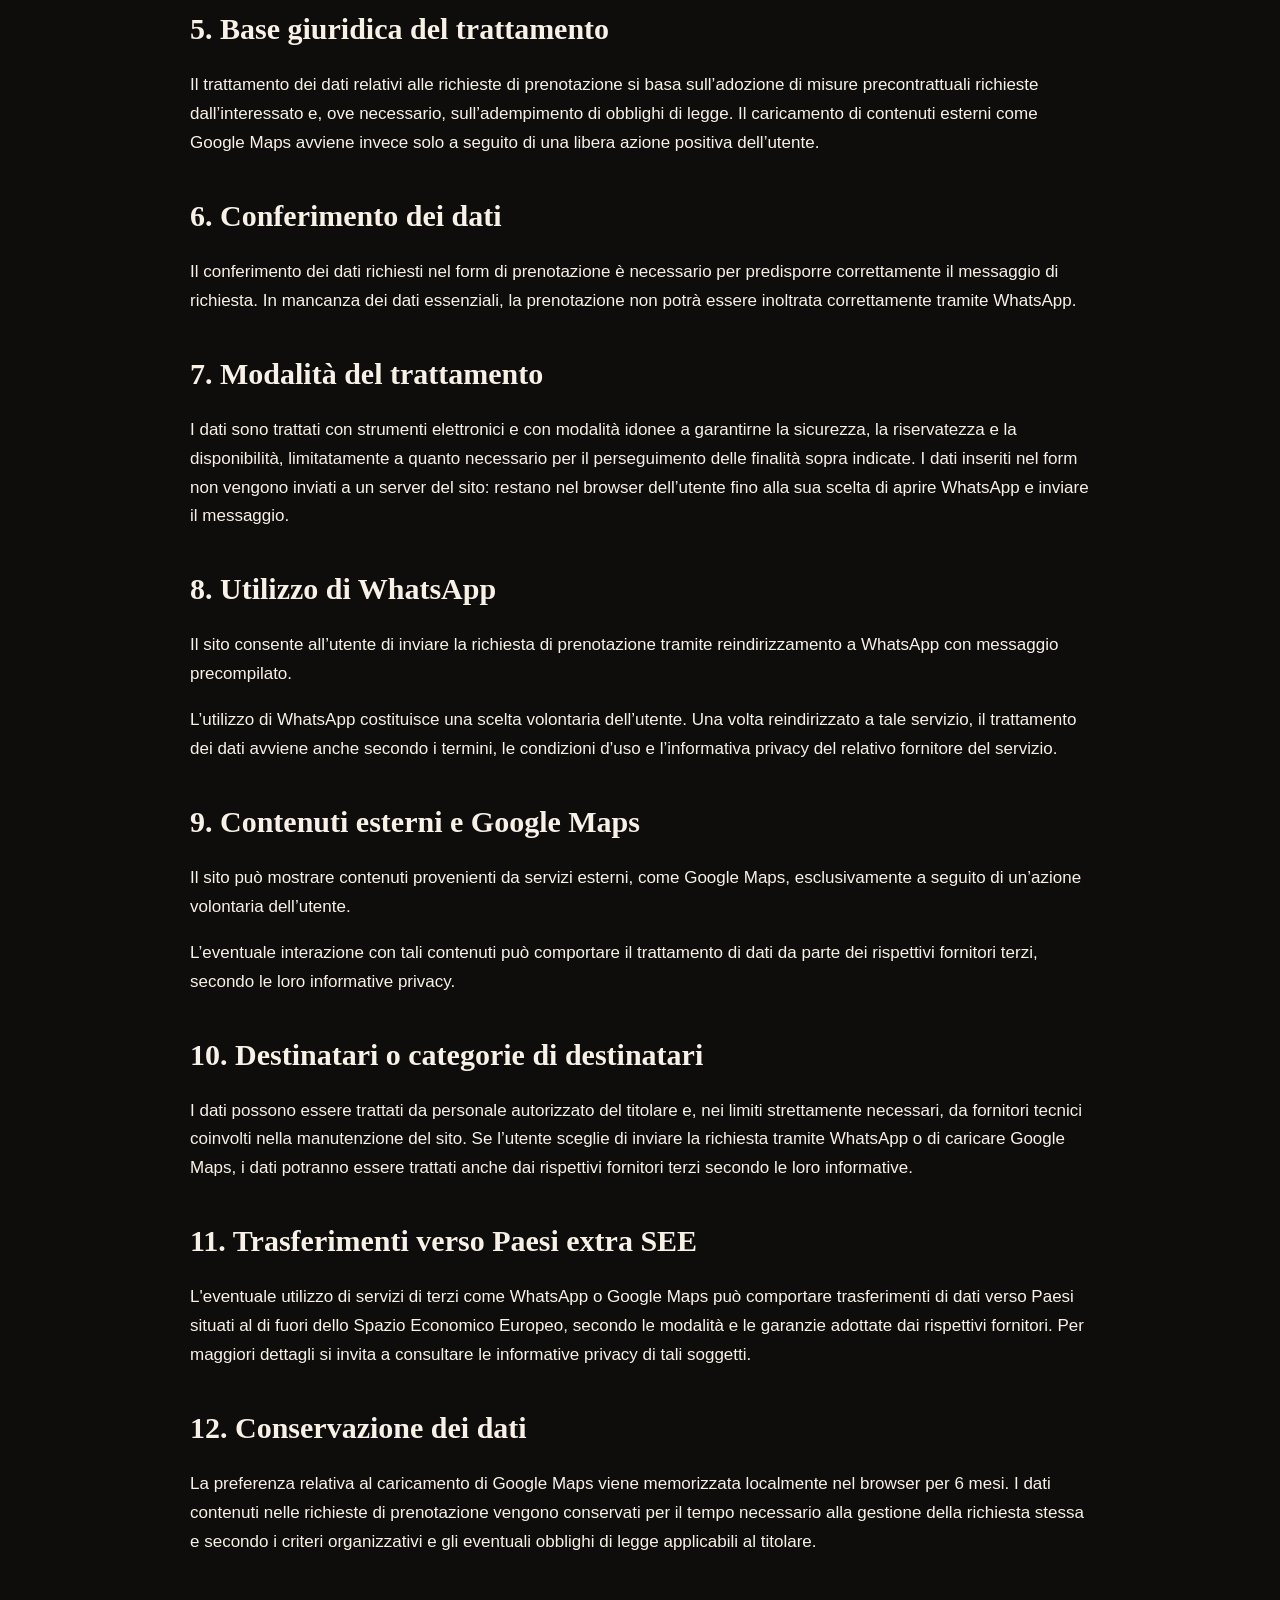
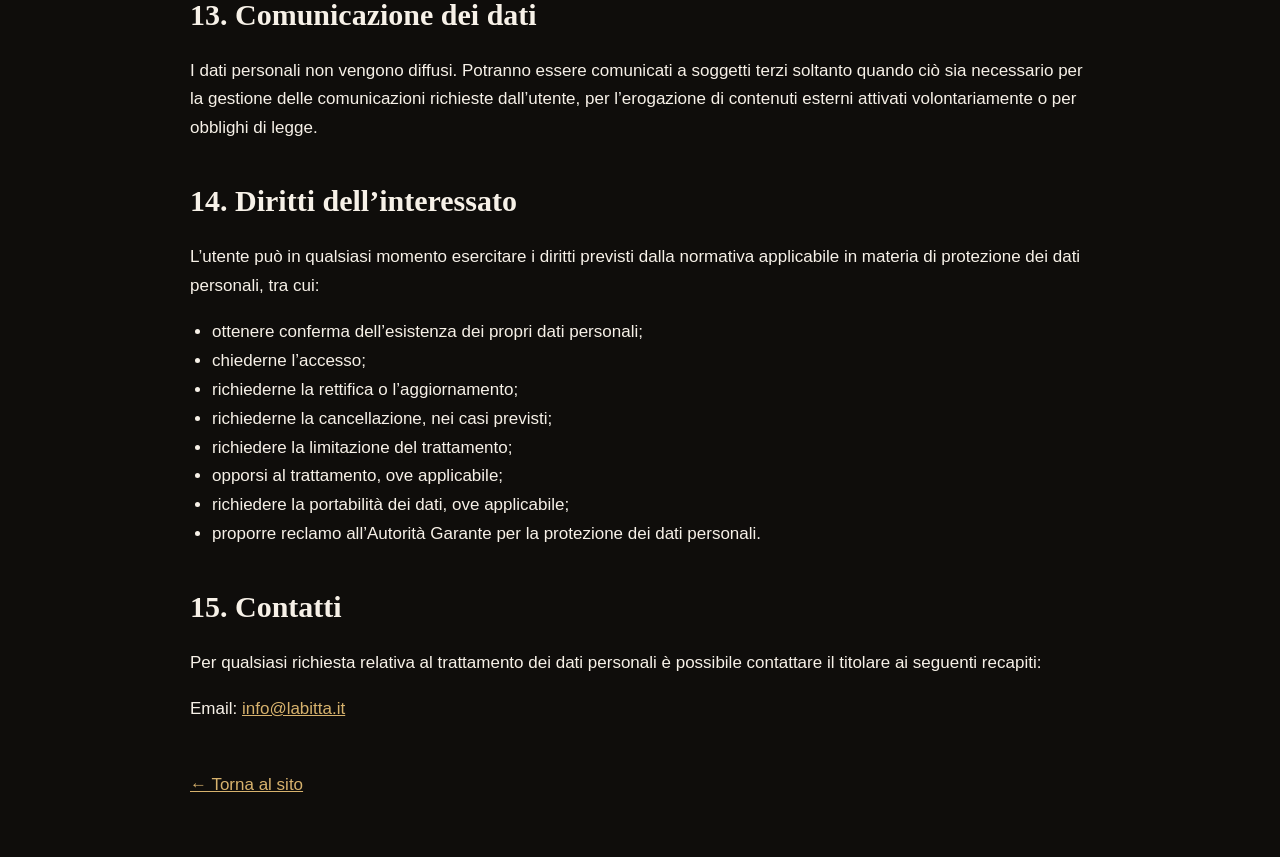
<file: privacy.html>
<!DOCTYPE html>
<html lang="it">
<head>
  <meta charset="UTF-8">
  <meta name="viewport" content="width=device-width, initial-scale=1.0">
  <title>Privacy Policy | La Bitta Chiavari</title>
  <meta name="description" content="Informativa privacy del sito La Bitta di Chiavari: prenotazioni via WhatsApp, contenuti esterni e diritti dell'interessato." />
  <meta name="robots" content="noindex,follow" />
  <link rel="canonical" href="https://labitta.it/privacy.html" />

  <style>
    body {
      font-family: Inter, sans-serif;
      background: #0f0d0b;
      color: #f7f1e8;
      line-height: 1.7;
      padding: 40px 20px;
      max-width: 900px;
      margin: auto;
    }

    h1, h2 {
      font-family: "Cormorant Garamond", serif;
    }

    h1 {
      margin-bottom: 20px;
      font-size: 48px;
    }

    h2 {
      margin-top: 32px;
      margin-bottom: 10px;
      font-size: 30px;
    }

    p, li {
      font-size: 17px;
      color: #f7f1e8;
    }

    a {
      color: #d7b26d;
    }

    ul {
      padding-left: 22px;
    }

    .back-link {
      display: inline-block;
      margin-top: 30px;
    }
  </style>
</head>
<body>

  <h1>Privacy Policy</h1>
  <p>Ultimo aggiornamento: 25/04/2026</p>

  <h2>1. Titolare del trattamento</h2>
  <p>
    CAN.GU S.r.l.<br>
    Corso Giuseppe Garibaldi, 99 – 16043 Chiavari (GE), Italia<br>
    C.F. e P.IVA 03810060107<br>
    Reg. Imprese di Genova · REA GE-380725<br>
    Email: <a href="mailto:info@labitta.it">info@labitta.it</a>
  </p>

  <h2>2. Come funziona il sito</h2>
  <p>
    Il sito non dispone di un'area riservata né di un backend dedicato alla raccolta online delle prenotazioni. Il form presente sul sito compone nel browser dell'utente un messaggio precompilato che viene inviato tramite WhatsApp solo se l'utente decide volontariamente di procedere.
  </p>

  <h2>3. Tipologie di dati trattati</h2>
  <p>
    Possono essere trattati i dati personali forniti volontariamente dall’utente tramite il form di prenotazione e gli strumenti di contatto presenti sul sito, nonché dati tecnici strettamente necessari al funzionamento del sito e alla memorizzazione delle preferenze relative ai contenuti esterni.
  </p>

  <p>I dati trattati possono includere:</p>
  <ul>
    <li>nome e cognome;</li>
    <li>numero di telefono;</li>
    <li>numero di persone;</li>
    <li>data e ora richieste per la prenotazione;</li>
    <li>eventuali richieste generiche inserite nel campo note.</li>
  </ul>

  <p>I dati trattati possono includere inoltre:</p>
  <ul>
    <li>preferenze tecniche memorizzate localmente nel browser in relazione a cookie e contenuti esterni;</li>
    <li>dati eventualmente comunicati a fornitori terzi solo in caso di attivazione volontaria di servizi esterni come WhatsApp o Google Maps.</li>
  </ul>

  <p>Il sito non richiede né invita l’utente a inserire dati particolari o sensibili, come informazioni relative alla salute, allergie o intolleranze.</p>

  <h2>4. Finalità del trattamento</h2>
  <p>I dati personali possono essere trattati esclusivamente per:</p>
  <ul>
    <li>consentire il corretto funzionamento tecnico del sito;</li>
    <li>gestire le richieste di prenotazione;</li>
    <li>ricontattare l’utente in merito alla richiesta inviata;</li>
    <li>organizzare il servizio richiesto, anche tramite il canale WhatsApp scelto volontariamente dall’utente;</li>
    <li>ricordare la scelta dell’utente in merito al caricamento di contenuti esterni come Google Maps;</li>
    <li>adempiere a eventuali obblighi di legge.</li>
  </ul>

  <h2>5. Base giuridica del trattamento</h2>
  <p>
    Il trattamento dei dati relativi alle richieste di prenotazione si basa sull’adozione di misure precontrattuali richieste dall’interessato e, ove necessario, sull’adempimento di obblighi di legge. Il caricamento di contenuti esterni come Google Maps avviene invece solo a seguito di una libera azione positiva dell’utente.
  </p>

  <h2>6. Conferimento dei dati</h2>
  <p>
    Il conferimento dei dati richiesti nel form di prenotazione è necessario per predisporre correttamente il messaggio di richiesta. In mancanza dei dati essenziali, la prenotazione non potrà essere inoltrata correttamente tramite WhatsApp.
  </p>

  <h2>7. Modalità del trattamento</h2>
  <p>
    I dati sono trattati con strumenti elettronici e con modalità idonee a garantirne la sicurezza, la riservatezza e la disponibilità, limitatamente a quanto necessario per il perseguimento delle finalità sopra indicate. I dati inseriti nel form non vengono inviati a un server del sito: restano nel browser dell’utente fino alla sua scelta di aprire WhatsApp e inviare il messaggio.
  </p>

  <h2>8. Utilizzo di WhatsApp</h2>
  <p>
    Il sito consente all’utente di inviare la richiesta di prenotazione tramite reindirizzamento a WhatsApp con messaggio precompilato.
  </p>

  <p>
    L’utilizzo di WhatsApp costituisce una scelta volontaria dell’utente. Una volta reindirizzato a tale servizio, il trattamento dei dati avviene anche secondo i termini, le condizioni d’uso e l’informativa privacy del relativo fornitore del servizio.
  </p>

  <h2>9. Contenuti esterni e Google Maps</h2>
  <p>
    Il sito può mostrare contenuti provenienti da servizi esterni, come Google Maps, esclusivamente a seguito di un’azione volontaria dell’utente.
  </p>

  <p>
    L’eventuale interazione con tali contenuti può comportare il trattamento di dati da parte dei rispettivi fornitori terzi, secondo le loro informative privacy.
  </p>

  <h2>10. Destinatari o categorie di destinatari</h2>
  <p>
    I dati possono essere trattati da personale autorizzato del titolare e, nei limiti strettamente necessari, da fornitori tecnici coinvolti nella manutenzione del sito. Se l’utente sceglie di inviare la richiesta tramite WhatsApp o di caricare Google Maps, i dati potranno essere trattati anche dai rispettivi fornitori terzi secondo le loro informative.
  </p>

  <h2>11. Trasferimenti verso Paesi extra SEE</h2>
  <p>
    L'eventuale utilizzo di servizi di terzi come WhatsApp o Google Maps può comportare trasferimenti di dati verso Paesi situati al di fuori dello Spazio Economico Europeo, secondo le modalità e le garanzie adottate dai rispettivi fornitori. Per maggiori dettagli si invita a consultare le informative privacy di tali soggetti.
  </p>

  <h2>12. Conservazione dei dati</h2>
  <p>
    La preferenza relativa al caricamento di Google Maps viene memorizzata localmente nel browser per 6 mesi. I dati contenuti nelle richieste di prenotazione vengono conservati per il tempo necessario alla gestione della richiesta stessa e secondo i criteri organizzativi e gli eventuali obblighi di legge applicabili al titolare.
  </p>

  <h2>13. Comunicazione dei dati</h2>
  <p>
    I dati personali non vengono diffusi. Potranno essere comunicati a soggetti terzi soltanto quando ciò sia necessario per la gestione delle comunicazioni richieste dall’utente, per l’erogazione di contenuti esterni attivati volontariamente o per obblighi di legge.
  </p>

  <h2>14. Diritti dell’interessato</h2>
  <p>
    L’utente può in qualsiasi momento esercitare i diritti previsti dalla normativa applicabile in materia di protezione dei dati personali, tra cui:
  </p>
  <ul>
    <li>ottenere conferma dell’esistenza dei propri dati personali;</li>
    <li>chiederne l’accesso;</li>
    <li>richiederne la rettifica o l’aggiornamento;</li>
    <li>richiederne la cancellazione, nei casi previsti;</li>
    <li>richiedere la limitazione del trattamento;</li>
    <li>opporsi al trattamento, ove applicabile;</li>
    <li>richiedere la portabilità dei dati, ove applicabile;</li>
    <li>proporre reclamo all’Autorità Garante per la protezione dei dati personali.</li>
  </ul>

  <h2>15. Contatti</h2>
  <p>
    Per qualsiasi richiesta relativa al trattamento dei dati personali è possibile contattare il titolare ai seguenti recapiti:
  </p>
  <p>
    Email: <a href="mailto:info@labitta.it">info@labitta.it</a>
  </p>

  <p>
    <a class="back-link" href="index.html">← Torna al sito</a>
  </p>

</body>
</html>
</file>
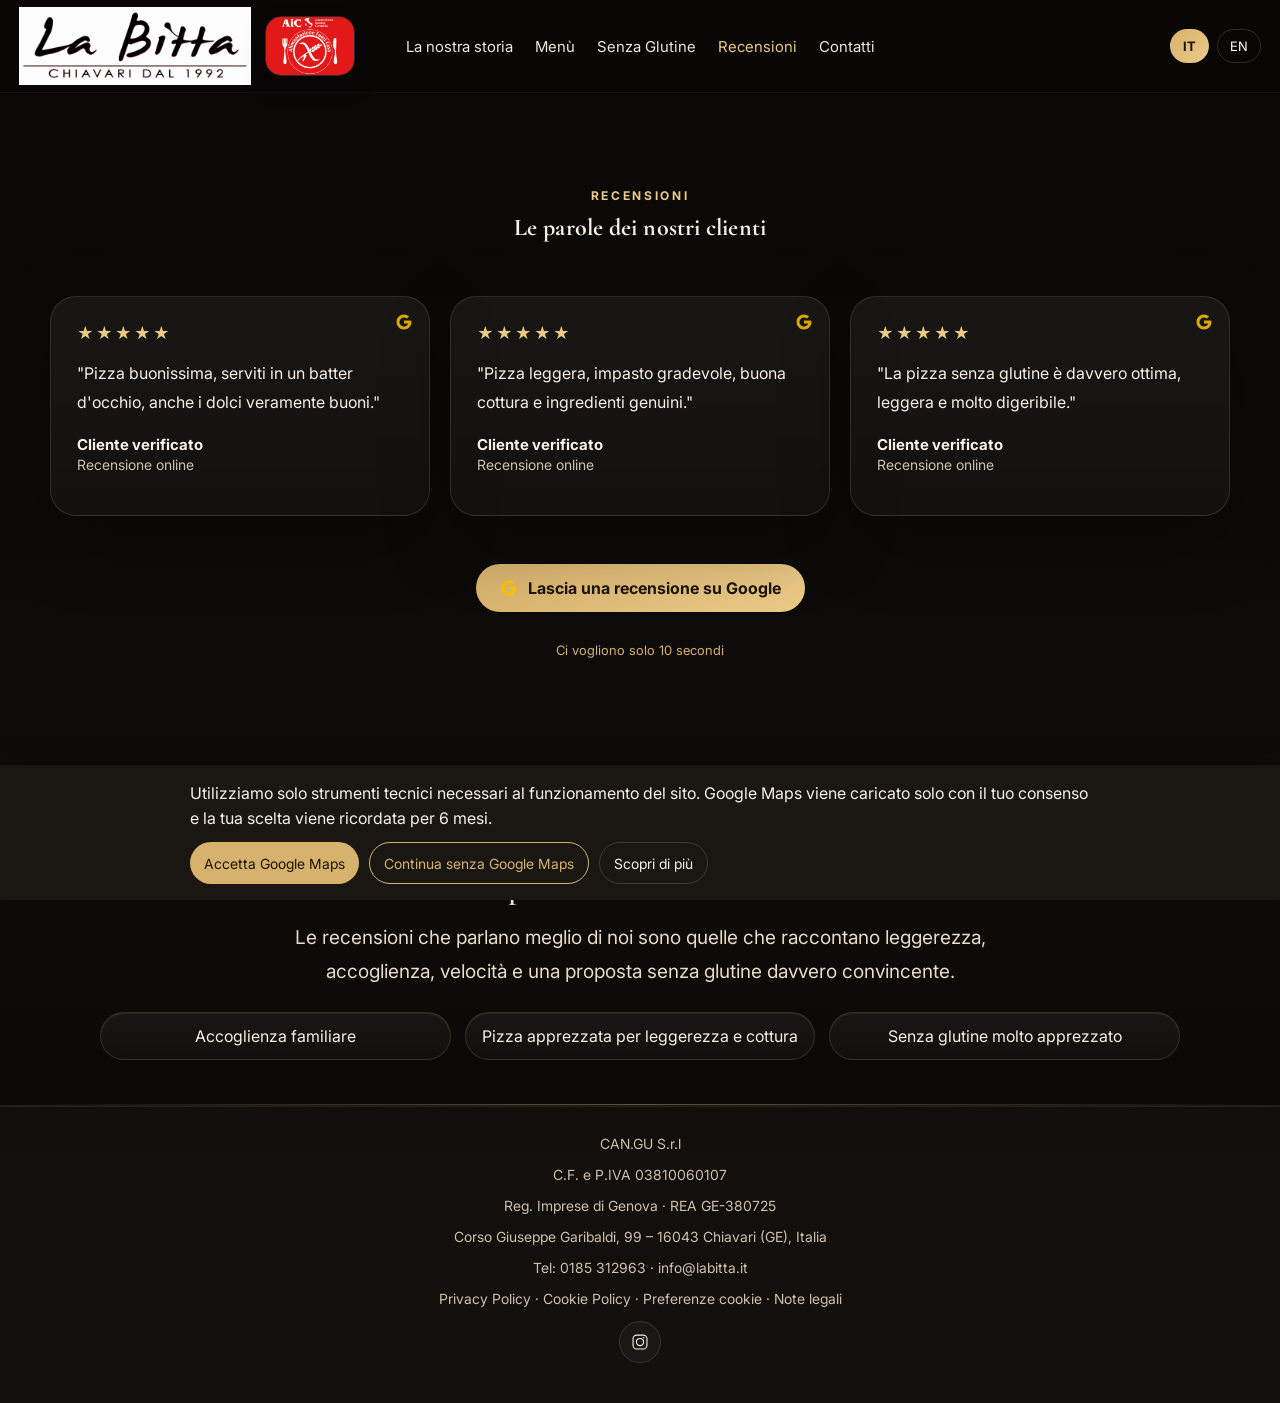
<file: recensioni.html>
<!DOCTYPE html>
<html lang="it" class="notranslate" translate="no">
<head>
  <meta charset="UTF-8" />
  <meta name="viewport" content="width=device-width, initial-scale=1.0" />
  <meta name="google" content="notranslate" />
  <title>Recensioni La Bitta Chiavari | Opinioni dei Clienti</title>
  <meta name="description" content="Leggi le recensioni dei clienti di La Bitta a Chiavari: pizza leggera, servizio accogliente e una proposta senza glutine molto apprezzata." />
  <meta name="robots" content="index,follow,max-image-preview:large" />
  <meta name="theme-color" content="#0f0d0b" />
  <link rel="canonical" href="https://labitta.it/recensioni.html" />
  <link rel="preconnect" href="https://images.unsplash.com" crossorigin />
  <meta property="og:locale" content="it_IT" />
  <meta property="og:type" content="website" />
  <meta property="og:site_name" content="La Bitta Chiavari" />
  <meta property="og:title" content="Recensioni La Bitta Chiavari | Opinioni dei Clienti" />
  <meta property="og:description" content="Le opinioni dei clienti su La Bitta: pizza, accoglienza, tempi di servizio e gluten free raccontati da chi ci è già stato." />
  <meta property="og:url" content="https://labitta.it/recensioni.html" />
  <meta property="og:image" content="https://labitta.it/logo-cover.png" />
  <meta property="og:image:alt" content="La Bitta Chiavari" />
  <meta name="twitter:card" content="summary_large_image" />
  <meta name="twitter:title" content="Recensioni La Bitta Chiavari | Opinioni dei Clienti" />
  <meta name="twitter:description" content="Le opinioni dei clienti su La Bitta: pizza, accoglienza, tempi di servizio e gluten free raccontati da chi ci è già stato." />
  <meta name="twitter:image" content="https://labitta.it/logo-cover.png" />

  <link rel="stylesheet" href="site.css?v=20260508-mobilefix1" />
</head>
<body>
<div class="topbar">
  <div class="container nav">
    <a href="index.html" class="brand" aria-label="La Bitta">
      <img class="brand-main" src="logo-cover.png" alt="Logo La Bitta Chiavari dal 1992" width="1200" height="401">
      <img class="brand-badge" src="aic-badge.jpg" alt="Badge Associazione Italiana Celiachia">
    </a>

    <div class="nav-links">
      <a href="storia.html" data-key="nav_story">La nostra storia</a>
      <a href="menu.html" data-key="nav_menu">Menù</a>
      <a href="senza-glutine.html" data-key="nav_gluten">Senza Glutine</a>
      <a href="recensioni.html" data-key="nav_reviews">Recensioni</a>
      <a href="contatti.html" data-key="nav_contacts">Contatti</a>
    </div>

    <div class="nav-right">
      <div class="lang-switcher notranslate" translate="no">
        <button class="lang-btn active notranslate" id="btn-it" onclick="setLanguage('it')" translate="no" lang="it">IT</button>
        <button class="lang-btn notranslate" id="btn-en" onclick="setLanguage('en')" translate="no" lang="en">EN</button>
      </div>
    </div>

    <button class="mobile-menu-toggle" type="button" onclick="toggleMobileMenu()" aria-label="Apri menù">
      <svg xmlns="http://www.w3.org/2000/svg" width="22" height="22" fill="currentColor" viewBox="0 0 24 24"><path d="M4 6h16v2H4zm0 5h16v2H4zm0 5h16v2H4z"/></svg>
    </button>
  </div>
</div>

<div class="mobile-menu-panel" id="mobileMenuPanel">
  <a href="storia.html" onclick="closeMobileMenu()" data-key="nav_story">La nostra storia</a>
  <a href="menu.html" onclick="closeMobileMenu()" data-key="nav_menu">Menù</a>
  <a href="senza-glutine.html" onclick="closeMobileMenu()" data-key="nav_gluten">Senza Glutine</a>
  <a href="recensioni.html" onclick="closeMobileMenu()" data-key="nav_reviews">Recensioni</a>
  <a href="contatti.html" onclick="closeMobileMenu()" data-key="nav_contacts">Contatti</a>
</div>
<section class="section">
  <div class="container reviews-shell">
    <div class="centered-title">
      <span class="kicker" data-key="rev_kicker">Recensioni</span>
      <h2 data-key="rev_title">Le parole dei nostri clienti</h2>
    </div>

    <div class="review-grid">
      <article class="review">
        <div class="review-g">
          <svg xmlns="http://www.w3.org/2000/svg" width="18" height="18" viewBox="0 0 48 48"><path fill="#FFC107" d="M43.6 20.5H42V20H24v8h11.3C33.6 32.7 29.2 36 24 36c-6.6 0-12-5.4-12-12s5.4-12 12-12c3 0 5.7 1.1 7.8 2.9l5.7-5.7C34.1 6.5 29.3 4 24 4 12.9 4 4 12.9 4 24s8.9 20 20 20 20-8.9 20-20c0-1.3-.1-2.3-.4-3.5z"/></svg>
        </div>
        <div class="stars">★★★★★</div>
        <p data-key="rev_1">"Pizza buonissima, serviti in un batter d'occhio, anche i dolci veramente buoni."</p>
        <strong data-key="rev_author">Cliente verificato</strong>
        <span data-key="rev_source">Recensione online</span>
      </article>

      <article class="review">
        <div class="review-g">
          <svg xmlns="http://www.w3.org/2000/svg" width="18" height="18" viewBox="0 0 48 48"><path fill="#FFC107" d="M43.6 20.5H42V20H24v8h11.3C33.6 32.7 29.2 36 24 36c-6.6 0-12-5.4-12-12s5.4-12 12-12c3 0 5.7 1.1 7.8 2.9l5.7-5.7C34.1 6.5 29.3 4 24 4 12.9 4 4 12.9 4 24s8.9 20 20 20 20-8.9 20-20c0-1.3-.1-2.3-.4-3.5z"/></svg>
        </div>
        <div class="stars">★★★★★</div>
        <p data-key="rev_2">"Pizza leggera, impasto gradevole, buona cottura e ingredienti genuini."</p>
        <strong data-key="rev_author">Cliente verificato</strong>
        <span data-key="rev_source">Recensione online</span>
      </article>

      <article class="review">
        <div class="review-g">
          <svg xmlns="http://www.w3.org/2000/svg" width="18" height="18" viewBox="0 0 48 48"><path fill="#FFC107" d="M43.6 20.5H42V20H24v8h11.3C33.6 32.7 29.2 36 24 36c-6.6 0-12-5.4-12-12s5.4-12 12-12c3 0 5.7 1.1 7.8 2.9l5.7-5.7C34.1 6.5 29.3 4 24 4 12.9 4 4 12.9 4 24s8.9 20 20 20 20-8.9 20-20c0-1.3-.1-2.3-.4-3.5z"/></svg>
        </div>
        <div class="stars">★★★★★</div>
        <p data-key="rev_3">"La pizza senza glutine è davvero ottima, leggera e molto digeribile."</p>
        <strong data-key="rev_author">Cliente verificato</strong>
        <span data-key="rev_source">Recensione online</span>
      </article>
    </div>

    <div class="review-page-actions">
      <a class="google-btn" href="https://www.google.com/maps/place/La+Bitta+Chiavari+dal+1992+Pizzeria+Ristorante/@44.3135825,9.3253052,17z/data=!4m8!3m7!1s0x12d4987db6169fcd:0x46919de3b18f9c0b!8m2!3d44.3135825!4d9.3253052!9m1!1b1!16s%2Fg%2F1x5cwml_?entry=ttu&amp;g_ep=EgoyMDI2MDQyOS4wIKXMDSoASAFQAw%3D%3D" target="_blank" rel="noopener noreferrer external">
        <svg xmlns="http://www.w3.org/2000/svg" width="18" height="18" viewBox="0 0 48 48"><path fill="#FFC107" d="M43.6 20.5H42V20H24v8h11.3C33.6 32.7 29.2 36 24 36c-6.6 0-12-5.4-12-12s5.4-12 12-12c3 0 5.7 1.1 7.8 2.9l5.7-5.7C34.1 6.5 29.3 4 24 4 12.9 4 4 12.9 4 24s8.9 20 20 20 20-8.9 20-20c0-1.3-.1-2.3-.4-3.5z"/></svg>
        <span data-key="google_btn">Lascia una recensione su Google</span>
      </a>
    </div>

    <div class="review-boost" data-key="review_boost">Ci vogliono solo 10 secondi</div>
  </div>
</section>
<section class="page-hero">
  <div class="container page-hero-shell">
    <span class="kicker" data-key="page_kicker">Recensioni</span>
    <p class="page-closing-lead" data-key="page_title">Le parole dei nostri clienti</p>
    <p class="page-lead" data-key="page_intro">Le recensioni che parlano meglio di noi sono quelle che raccontano leggerezza, accoglienza, velocità e una proposta senza glutine davvero convincente.</p>
    <div class="page-badges">
      <span data-key="page_badge1">Accoglienza familiare</span>
      <span data-key="page_badge2">Pizza apprezzata per leggerezza e cottura</span>
      <span data-key="page_badge3">Senza glutine molto apprezzato</span>
    </div>
  </div>
</section>
<footer>
  <div class="container footer-row legal-footer">
    <div>CAN.GU S.r.l</div>
    <div>C.F. e P.IVA 03810060107</div>
    <div>Reg. Imprese di Genova · REA GE-380725</div>
    <div>Corso Giuseppe Garibaldi, 99 – 16043 Chiavari (GE), Italia</div>
    <div>
      Tel: <a href="tel:0185312963">0185 312963</a> ·
      <a href="mailto:info@labitta.it">info@labitta.it</a>
    </div>
    <div>
      <a href="privacy.html">Privacy Policy</a> ·
      <a href="cookie.html">Cookie Policy</a> ·
      <button type="button" class="footer-inline-btn" onclick="openCookiePreferences()">Preferenze cookie</button> ·
      <a href="note-legali.html">Note legali</a>
    </div>
    <div>
      <a class="footer-social-link" href="#instagram" onclick="openInstagramProfile(event)" aria-label="Instagram La Bitta">
        <svg xmlns="http://www.w3.org/2000/svg" viewBox="0 0 24 24" fill="currentColor" aria-hidden="true">
          <path d="M7.75 2h8.5A5.75 5.75 0 0 1 22 7.75v8.5A5.75 5.75 0 0 1 16.25 22h-8.5A5.75 5.75 0 0 1 2 16.25v-8.5A5.75 5.75 0 0 1 7.75 2Zm0 1.5A4.25 4.25 0 0 0 3.5 7.75v8.5a4.25 4.25 0 0 0 4.25 4.25h8.5a4.25 4.25 0 0 0 4.25-4.25v-8.5a4.25 4.25 0 0 0-4.25-4.25h-8.5Zm8.95 1.75a1.05 1.05 0 1 1 0 2.1 1.05 1.05 0 0 1 0-2.1ZM12 6.5A5.5 5.5 0 1 1 6.5 12 5.51 5.51 0 0 1 12 6.5Zm0 1.5A4 4 0 1 0 16 12a4 4 0 0 0-4-4Z"/>
        </svg>
      </a>
    </div>
  </div>
</footer>

<div class="modal" id="bookingModal">
  <div class="modal-box">
    <button class="modal-close" type="button" onclick="closeModal()">×</button>
    <h3 data-key="modal_title">Prenota il tuo tavolo</h3>
    <p data-key="modal_text">Compila il form e verrai reindirizzato su WhatsApp con il messaggio già pronto da inviare.</p>

    <form class="form booking-form" onsubmit="submitBooking(event)">
      <div class="grid-2">
        <input type="text" name="name" data-ph-it="Nome e cognome" data-ph-en="Full name" placeholder="Nome e cognome" required>
        <input type="tel" name="phone" data-ph-it="Telefono" data-ph-en="Phone" placeholder="Telefono" required>
      </div>

      <div class="grid-2">
        <input type="date" name="date" required>
        <input type="time" name="time" required>
      </div>

      <div class="grid-2">
        <input type="number" name="guests" data-ph-it="Numero di persone" data-ph-en="Number of guests" placeholder="Numero di persone" min="1" max="20" required>
        <select name="preference">
          <option value="" data-opt-it="Preferenza tavolo" data-opt-en="Table preference">Preferenza tavolo</option>
          <option value="Sala interna" data-opt-it="Sala interna" data-opt-en="Indoor">Sala interna</option>
          <option value="Dehor" data-opt-it="Dehor" data-opt-en="Outdoor seating">Dehor</option>
          <option value="Indifferente" data-opt-it="Indifferente" data-opt-en="No preference">Indifferente</option>
        </select>
      </div>

      <textarea rows="4" name="notes" data-ph-it="Richieste particolari (tavolo, seggiolone, orario...)" data-ph-en="Special requests (table, stroller, timing...)" placeholder="Richieste particolari (tavolo, seggiolone, orario...)"></textarea>
      <div class="hint" data-key="form_hint">Per esigenze alimentari specifiche ti invitiamo a contattarci telefonicamente.</div>
      <label class="privacy-check">
        <input type="checkbox" name="privacy_ack" required>
        <span data-key="privacy_notice">Dichiaro di aver letto l'informativa privacy e di aver compreso che la richiesta verrà inviata tramite WhatsApp solo su mia azione volontaria. <a href="privacy.html" target="_blank" rel="noopener noreferrer">Privacy Policy</a></span>
      </label>

      <button class="cta" style="width:100%;margin-top:4px" type="submit">
        <svg class="btn-wa-icon" xmlns="http://www.w3.org/2000/svg" viewBox="0 0 24 24" fill="currentColor" aria-hidden="true">
          <path d="M20.52 3.48A11.8 11.8 0 0012.01 0C5.38 0 .01 5.37 0 12c0 2.11.55 4.17 1.6 6L0 24l6.18-1.6A11.94 11.94 0 0012.01 24C18.64 24 24 18.63 24 12c0-3.2-1.25-6.2-3.48-8.52zM12.01 21.8c-1.8 0-3.57-.48-5.12-1.39l-.37-.22-3.67.95.98-3.58-.24-.37A9.77 9.77 0 012.2 12c0-5.4 4.4-9.8 9.8-9.8 2.62 0 5.08 1.02 6.93 2.87A9.72 9.72 0 0121.8 12c0 5.4-4.4 9.8-9.79 9.8zm5.39-7.34c-.29-.15-1.72-.85-1.99-.94-.27-.1-.47-.15-.67.15-.2.29-.77.94-.95 1.14-.17.2-.35.22-.64.07-.29-.15-1.24-.46-2.36-1.46-.87-.77-1.46-1.72-1.63-2.01-.17-.29-.02-.44.13-.59.13-.13.29-.35.44-.52.15-.17.2-.29.3-.49.1-.2.05-.37-.02-.52-.07-.15-.67-1.6-.92-2.2-.24-.58-.49-.5-.67-.51h-.57c-.2 0-.52.07-.79.37-.27.29-1.04 1.02-1.04 2.49 0 1.47 1.07 2.9 1.22 3.1.15.2 2.11 3.22 5.11 4.52.71.31 1.27.5 1.7.64.71.22 1.35.19 1.86.12.57-.08 1.72-.7 1.96-1.38.24-.68.24-1.26.17-1.38-.07-.12-.26-.2-.55-.35z"/>
        </svg>
        <span data-key="modal_send">Invia su WhatsApp</span>
      </button>
    </form>
  </div>
</div>

<div class="mobile-bookbar">
  <button class="cta" onclick="openModal()">
    <svg class="btn-wa-icon" xmlns="http://www.w3.org/2000/svg" viewBox="0 0 24 24" fill="currentColor" aria-hidden="true">
      <path d="M20.52 3.48A11.8 11.8 0 0012.01 0C5.38 0 .01 5.37 0 12c0 2.11.55 4.17 1.6 6L0 24l6.18-1.6A11.94 11.94 0 0012.01 24C18.64 24 24 18.63 24 12c0-3.2-1.25-6.2-3.48-8.52zM12.01 21.8c-1.8 0-3.57-.48-5.12-1.39l-.37-.22-3.67.95.98-3.58-.24-.37A9.77 9.77 0 012.2 12c0-5.4 4.4-9.8 9.8-9.8 2.62 0 5.08 1.02 6.93 2.87A9.72 9.72 0 0121.8 12c0 5.4-4.4 9.8-9.79 9.8zm5.39-7.34c-.29-.15-1.72-.85-1.99-.94-.27-.1-.47-.15-.67.15-.2.29-.77.94-.95 1.14-.17.2-.35.22-.64.07-.29-.15-1.24-.46-2.36-1.46-.87-.77-1.46-1.72-1.63-2.01-.17-.29-.02-.44.13-.59.13-.13.29-.35.44-.52.15-.17.2-.29.3-.49.1-.2.05-.37-.02-.52-.07-.15-.67-1.6-.92-2.2-.24-.58-.49-.5-.67-.51h-.57c-.2 0-.52.07-.79.37-.27.29-1.04 1.02-1.04 2.49 0 1.47 1.07 2.9 1.22 3.1.15.2 2.11 3.22 5.11 4.52.71.31 1.27.5 1.7.64.71.22 1.35.19 1.86.12.57-.08 1.72-.7 1.96-1.38.24-.68.24-1.26.17-1.38-.07-.12-.26-.2-.55-.35z"/>
    </svg>
    <span data-key="book_now">Prenota ora</span>
  </button>

  <a class="btn-secondary" href="tel:0185312963" aria-label="Chiama">
    <svg xmlns="http://www.w3.org/2000/svg" width="20" height="20" fill="currentColor" viewBox="0 0 24 24"><path d="M6.62 10.79a15.054 15.054 0 006.59 6.59l2.2-2.2a1 1 0 011.01-.24c1.12.37 2.33.56 3.58.56a1 1 0 011 1V20a1 1 0 01-1 1C10.07 21 3 13.93 3 5a1 1 0 011-1h3.5a1 1 0 011 1c0 1.25.19 2.46.56 3.58a1 1 0 01-.25 1.01l-2.19 2.2z"/></svg>
  </a>
</div>

<div id="cookie-banner" class="cookie-banner">
  <div class="cookie-content">
    <p>Utilizziamo solo strumenti tecnici necessari al funzionamento del sito. Google Maps viene caricato solo con il tuo consenso e la tua scelta viene ricordata per 6 mesi.</p>
    <div class="cookie-actions">
      <button type="button" class="cookie-btn-primary" id="accept-cookies">Accetta Google Maps</button>
      <button type="button" class="cookie-btn-secondary" id="reject-cookies">Continua senza Google Maps</button>
      <a class="cookie-link-btn" href="cookie.html" target="_blank" rel="noopener noreferrer">Scopri di più</a>
    </div>
  </div>
</div>
<script>
window.pageTranslations = {"it":{"nav_story":"La nostra storia","nav_menu":"Menù","nav_gluten":"Senza Glutine","nav_reviews":"Recensioni","nav_contacts":"Contatti","book_now":"Prenota ora","call_now":"Chiama 0185 312963","call_now_short":"Chiama adesso","booking_title":"Prenota il tuo tavolo","send_request":"Invia richiesta","booking_hint":"Questo form apre direttamente WhatsApp con il messaggio già pronto da inviare.","modal_title":"Prenota il tuo tavolo","modal_text":"Compila il form e verrai reindirizzato su WhatsApp con il messaggio già pronto da inviare.","modal_send":"Invia su WhatsApp","form_hint":"Per esigenze alimentari specifiche ti invitiamo a contattarci telefonicamente.","privacy_notice":"Dichiaro di aver letto l'informativa privacy e di aver compreso che la richiesta verrà inviata tramite WhatsApp solo su mia azione volontaria. <a href=\"privacy.html\" target=\"_blank\" rel=\"noopener noreferrer\">Privacy Policy</a>","map_notice":"Per visualizzare la mappa è necessario caricare un contenuto esterno di Google Maps. Cliccando qui sotto acconsenti al caricamento del servizio.","map_button":"Accetta e mostra la mappa","contact_kicker":"Contatti","contact_title":"Vieni a Trovarci","contact_address_label":"Indirizzo","contact_address":"Corso Giuseppe Garibaldi, 99<br>16043 Chiavari GE, Italia","contact_phone_label":"Telefono","contact_hours_label":"Orari","contact_hours":"Lun, Mer - Dom: 19:00 - 00:00<br>Chiuso il Martedì","google_btn":"Lascia una recensione su Google","review_boost":"Ci vogliono solo 10 secondi","page_kicker":"Recensioni","page_title":"Le parole dei nostri clienti","page_intro":"Le recensioni che parlano meglio di noi sono quelle che raccontano leggerezza, accoglienza, velocità e una proposta senza glutine davvero convincente.","page_badge1":"Accoglienza familiare","page_badge2":"Pizza apprezzata per leggerezza e cottura","page_badge3":"Senza glutine molto apprezzato","rev_kicker":"Recensioni","rev_title":"Le parole dei nostri clienti","rev_1":"\"Pizza buonissima, serviti in un batter d'occhio, anche i dolci veramente buoni.\"","rev_2":"\"Pizza leggera, impasto gradevole, buona cottura e ingredienti genuini.\"","rev_3":"\"La pizza senza glutine è davvero ottima, leggera e molto digeribile.\"","rev_author":"Cliente verificato","rev_source":"Recensione online"},"en":{"nav_story":"Our Story","nav_menu":"Menu","nav_gluten":"Gluten Free","nav_reviews":"Reviews","nav_contacts":"Contacts","book_now":"Book now","call_now":"Call 0185 312963","call_now_short":"Call now","booking_title":"Book your table","send_request":"Send request","booking_hint":"This form opens WhatsApp with a pre-filled message ready to send.","modal_title":"Book your table","modal_text":"Fill in the form and you will be redirected to WhatsApp with a pre-filled message ready to send.","modal_send":"Send on WhatsApp","form_hint":"For specific dietary needs, please contact us by phone.","privacy_notice":"I confirm that I have read the privacy notice and that this request will be sent via WhatsApp only through my voluntary action. <a href=\"privacy.html\" target=\"_blank\" rel=\"noopener noreferrer\">Privacy Policy</a>","map_notice":"To view the map, an external Google Maps service must be loaded. By clicking below you consent to loading the service.","map_button":"Accept and show the map","contact_kicker":"Contacts","contact_title":"Come Visit Us","contact_address_label":"Address","contact_address":"Corso Giuseppe Garibaldi, 99<br>16043 Chiavari GE, Italy","contact_phone_label":"Phone","contact_hours_label":"Opening Hours","contact_hours":"Mon, Wed - Sun: 7:00 PM - 12:00 AM<br>Closed on Tuesday","google_btn":"Leave a review on Google","review_boost":"It only takes 10 seconds","page_kicker":"Reviews","page_title":"What our guests say","page_intro":"The reviews that describe us best are the ones that mention lightness, hospitality, speed and a gluten-free offer that truly stands out.","page_badge1":"Warm family hospitality","page_badge2":"Pizza appreciated for lightness and baking","page_badge3":"Highly praised gluten-free offer","rev_kicker":"Reviews","rev_title":"What our guests say","rev_1":"\"Excellent pizza, served in no time, and the desserts are truly delicious.\"","rev_2":"\"Light pizza, pleasant dough, great baking and genuine ingredients.\"","rev_3":"\"The gluten-free pizza is truly excellent, light and very easy to digest.\"","rev_author":"Verified customer","rev_source":"Online review"}};
</script>
<script src="site.js?v=20260506-text1"></script>
</body>
</html>
</file>
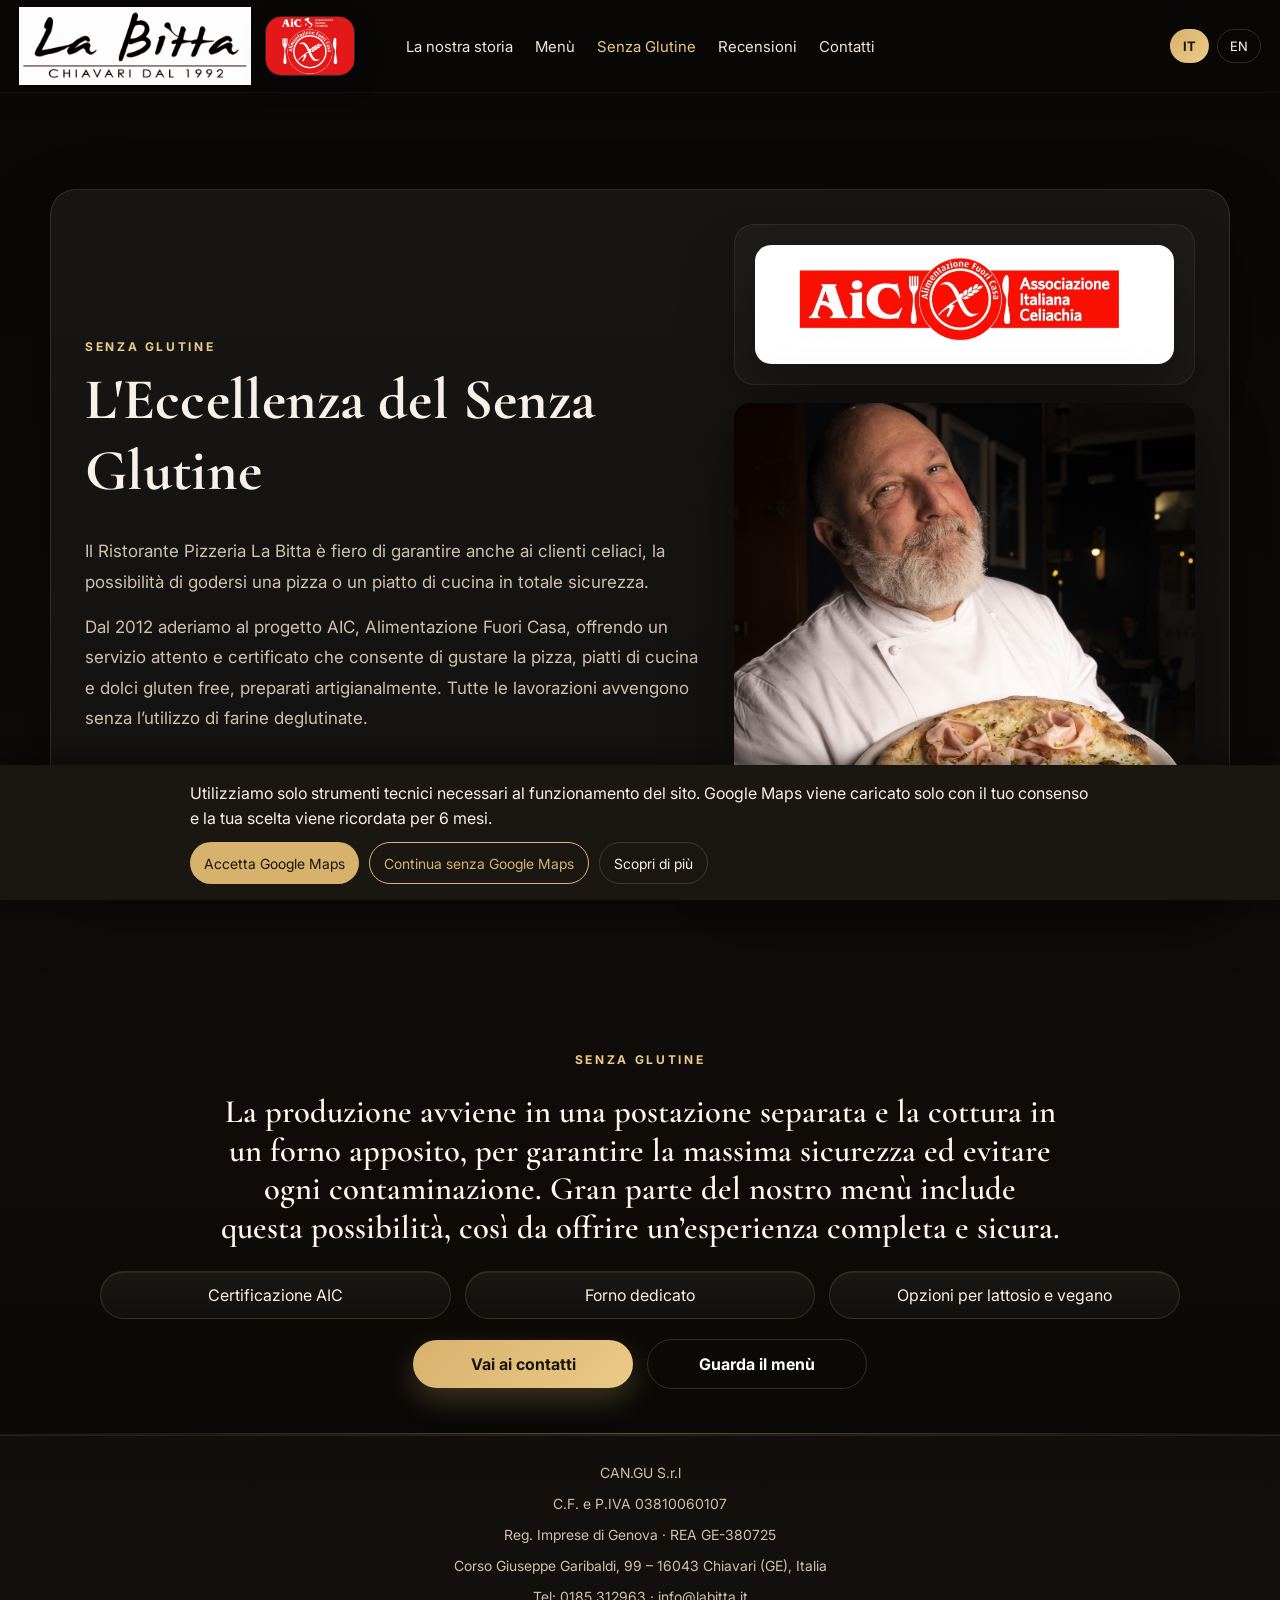
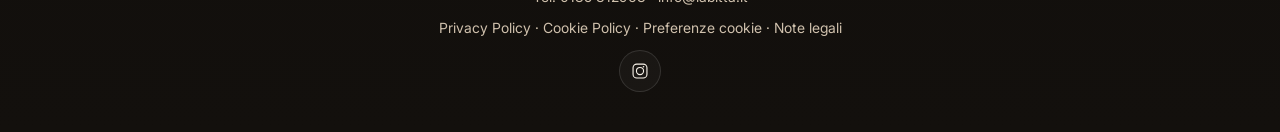
<file: senza-glutine.html>
<!DOCTYPE html>
<html lang="it" class="notranslate" translate="no">
<head>
  <meta charset="UTF-8" />
  <meta name="viewport" content="width=device-width, initial-scale=1.0" />
  <meta name="google" content="notranslate" />
  <title>Senza Glutine Certificato a Chiavari | La Bitta</title>
  <meta name="description" content="Scopri l'offerta senza glutine di La Bitta a Chiavari: forno dedicato, certificazione AIC e numerose proposte anche per lattosio e vegano." />
  <meta name="robots" content="index,follow,max-image-preview:large" />
  <meta name="theme-color" content="#0f0d0b" />
  <link rel="canonical" href="https://labitta.it/senza-glutine.html" />
  <link rel="preconnect" href="https://images.unsplash.com" crossorigin />
  <meta property="og:locale" content="it_IT" />
  <meta property="og:type" content="website" />
  <meta property="og:site_name" content="La Bitta Chiavari" />
  <meta property="og:title" content="Senza Glutine Certificato a Chiavari | La Bitta" />
  <meta property="og:description" content="Forno dedicato, certificazione AIC e un'esperienza gluten free completa nel cuore di Chiavari." />
  <meta property="og:url" content="https://labitta.it/senza-glutine.html" />
  <meta property="og:image" content="https://labitta.it/IMG_0227.png" />
  <meta property="og:image:alt" content="La Bitta Chiavari" />
  <meta name="twitter:card" content="summary_large_image" />
  <meta name="twitter:title" content="Senza Glutine Certificato a Chiavari | La Bitta" />
  <meta name="twitter:description" content="Forno dedicato, certificazione AIC e un'esperienza gluten free completa nel cuore di Chiavari." />
  <meta name="twitter:image" content="https://labitta.it/IMG_0227.png" />

  <link rel="stylesheet" href="site.css?v=20260508-mobilefix1" />
</head>
<body>
<div class="topbar">
  <div class="container nav">
    <a href="index.html" class="brand" aria-label="La Bitta">
      <img class="brand-main" src="logo-cover.png" alt="Logo La Bitta Chiavari dal 1992" width="1200" height="401">
      <img class="brand-badge" src="aic-badge.jpg" alt="Badge Associazione Italiana Celiachia">
    </a>

    <div class="nav-links">
      <a href="storia.html" data-key="nav_story">La nostra storia</a>
      <a href="menu.html" data-key="nav_menu">Menù</a>
      <a href="senza-glutine.html" data-key="nav_gluten">Senza Glutine</a>
      <a href="recensioni.html" data-key="nav_reviews">Recensioni</a>
      <a href="contatti.html" data-key="nav_contacts">Contatti</a>
    </div>

    <div class="nav-right">
      <div class="lang-switcher notranslate" translate="no">
        <button class="lang-btn active notranslate" id="btn-it" onclick="setLanguage('it')" translate="no" lang="it">IT</button>
        <button class="lang-btn notranslate" id="btn-en" onclick="setLanguage('en')" translate="no" lang="en">EN</button>
      </div>
    </div>

    <button class="mobile-menu-toggle" type="button" onclick="toggleMobileMenu()" aria-label="Apri menù">
      <svg xmlns="http://www.w3.org/2000/svg" width="22" height="22" fill="currentColor" viewBox="0 0 24 24"><path d="M4 6h16v2H4zm0 5h16v2H4zm0 5h16v2H4z"/></svg>
    </button>
  </div>
</div>

<div class="mobile-menu-panel" id="mobileMenuPanel">
  <a href="storia.html" onclick="closeMobileMenu()" data-key="nav_story">La nostra storia</a>
  <a href="menu.html" onclick="closeMobileMenu()" data-key="nav_menu">Menù</a>
  <a href="senza-glutine.html" onclick="closeMobileMenu()" data-key="nav_gluten">Senza Glutine</a>
  <a href="recensioni.html" onclick="closeMobileMenu()" data-key="nav_reviews">Recensioni</a>
  <a href="contatti.html" onclick="closeMobileMenu()" data-key="nav_contacts">Contatti</a>
</div>
<section class="section">
  <div class="container">
    <div class="gluten-box">
      <div class="gluten-content">
        <div class="section-title gluten-title">
          <span class="kicker" data-key="gf_kicker">Senza Glutine</span>
          <h2 data-key="gf_title">L'Eccellenza del Senza Glutine</h2>
        </div>

        <div class="gluten-copy">
          <p data-key="gf_p1">Il Ristorante Pizzeria La Bitta è fiero di garantire anche ai clienti celiaci, la possibilità di godersi una pizza o un piatto di cucina in totale sicurezza.</p>
          <p data-key="gf_p2">Dal 2012 aderiamo al progetto AIC, Alimentazione Fuori Casa, offrendo un servizio attento e certificato che consente di gustare la pizza, piatti di cucina e dolci gluten free, preparati artigianalmente. Tutte le lavorazioni avvengono senza l’utilizzo di farine deglutinate.</p>
          <p class="mobile-gluten-extra" data-key="gf_p3">Offriamo diverse soluzioni pensate per soddisfare ogni esigenza alimentare, mantenendo sempre alta la qualità e il gusto. Per noi il senza glutine non è un’alternativa, ma una scelta pensata per tutti.</p>
        </div>
      </div>

      <div class="gluten-media">
        <div class="gluten-cert">
          <img src="IMG_0227.png" alt="Certificazione AIC" loading="lazy" decoding="async">
        </div>
        <img src="chef-gluten.jpg" alt="Chef pizza senza glutine" class="gluten-chef" loading="lazy" decoding="async">
      </div>
    </div>
  </div>
</section>
<section class="page-hero">
  <div class="container page-hero-shell">
    <span class="kicker" data-key="page_kicker">Senza glutine</span>
    <p class="page-closing-lead" data-key="page_title">La produzione avviene in una postazione separata e la cottura in un forno apposito, per garantire la massima sicurezza ed evitare ogni contaminazione. Gran parte del nostro menù include questa possibilità, così da offrire un’esperienza completa e sicura.</p>
    <div class="page-badges">
      <span data-key="page_badge1">Certificazione AIC</span>
      <span data-key="page_badge2">Forno dedicato</span>
      <span data-key="page_badge3">Opzioni per lattosio e vegano</span>
    </div>
    <div class="page-actions">
      <a class="cta" href="contatti.html" data-key="gf_cta_primary">Vai ai contatti</a>
      <a class="btn-secondary" href="menu.html" data-key="gf_cta_secondary">Guarda il menù</a>
    </div>
  </div>
</section>
<footer>
  <div class="container footer-row legal-footer">
    <div>CAN.GU S.r.l</div>
    <div>C.F. e P.IVA 03810060107</div>
    <div>Reg. Imprese di Genova · REA GE-380725</div>
    <div>Corso Giuseppe Garibaldi, 99 – 16043 Chiavari (GE), Italia</div>
    <div>
      Tel: <a href="tel:0185312963">0185 312963</a> ·
      <a href="mailto:info@labitta.it">info@labitta.it</a>
    </div>
    <div>
      <a href="privacy.html">Privacy Policy</a> ·
      <a href="cookie.html">Cookie Policy</a> ·
      <button type="button" class="footer-inline-btn" onclick="openCookiePreferences()">Preferenze cookie</button> ·
      <a href="note-legali.html">Note legali</a>
    </div>
    <div>
      <a class="footer-social-link" href="#instagram" onclick="openInstagramProfile(event)" aria-label="Instagram La Bitta">
        <svg xmlns="http://www.w3.org/2000/svg" viewBox="0 0 24 24" fill="currentColor" aria-hidden="true">
          <path d="M7.75 2h8.5A5.75 5.75 0 0 1 22 7.75v8.5A5.75 5.75 0 0 1 16.25 22h-8.5A5.75 5.75 0 0 1 2 16.25v-8.5A5.75 5.75 0 0 1 7.75 2Zm0 1.5A4.25 4.25 0 0 0 3.5 7.75v8.5a4.25 4.25 0 0 0 4.25 4.25h8.5a4.25 4.25 0 0 0 4.25-4.25v-8.5a4.25 4.25 0 0 0-4.25-4.25h-8.5Zm8.95 1.75a1.05 1.05 0 1 1 0 2.1 1.05 1.05 0 0 1 0-2.1ZM12 6.5A5.5 5.5 0 1 1 6.5 12 5.51 5.51 0 0 1 12 6.5Zm0 1.5A4 4 0 1 0 16 12a4 4 0 0 0-4-4Z"/>
        </svg>
      </a>
    </div>
  </div>
</footer>

<div class="modal" id="bookingModal">
  <div class="modal-box">
    <button class="modal-close" type="button" onclick="closeModal()">×</button>
    <h3 data-key="modal_title">Prenota il tuo tavolo</h3>
    <p data-key="modal_text">Compila il form e verrai reindirizzato su WhatsApp con il messaggio già pronto da inviare.</p>

    <form class="form booking-form" onsubmit="submitBooking(event)">
      <div class="grid-2">
        <input type="text" name="name" data-ph-it="Nome e cognome" data-ph-en="Full name" placeholder="Nome e cognome" required>
        <input type="tel" name="phone" data-ph-it="Telefono" data-ph-en="Phone" placeholder="Telefono" required>
      </div>

      <div class="grid-2">
        <input type="date" name="date" required>
        <input type="time" name="time" required>
      </div>

      <div class="grid-2">
        <input type="number" name="guests" data-ph-it="Numero di persone" data-ph-en="Number of guests" placeholder="Numero di persone" min="1" max="20" required>
        <select name="preference">
          <option value="" data-opt-it="Preferenza tavolo" data-opt-en="Table preference">Preferenza tavolo</option>
          <option value="Sala interna" data-opt-it="Sala interna" data-opt-en="Indoor">Sala interna</option>
          <option value="Dehor" data-opt-it="Dehor" data-opt-en="Outdoor seating">Dehor</option>
          <option value="Indifferente" data-opt-it="Indifferente" data-opt-en="No preference">Indifferente</option>
        </select>
      </div>

      <textarea rows="4" name="notes" data-ph-it="Richieste particolari (tavolo, seggiolone, orario...)" data-ph-en="Special requests (table, stroller, timing...)" placeholder="Richieste particolari (tavolo, seggiolone, orario...)"></textarea>
      <div class="hint" data-key="form_hint">Per esigenze alimentari specifiche ti invitiamo a contattarci telefonicamente.</div>
      <label class="privacy-check">
        <input type="checkbox" name="privacy_ack" required>
        <span data-key="privacy_notice">Dichiaro di aver letto l'informativa privacy e di aver compreso che la richiesta verrà inviata tramite WhatsApp solo su mia azione volontaria. <a href="privacy.html" target="_blank" rel="noopener noreferrer">Privacy Policy</a></span>
      </label>

      <button class="cta" style="width:100%;margin-top:4px" type="submit">
        <svg class="btn-wa-icon" xmlns="http://www.w3.org/2000/svg" viewBox="0 0 24 24" fill="currentColor" aria-hidden="true">
          <path d="M20.52 3.48A11.8 11.8 0 0012.01 0C5.38 0 .01 5.37 0 12c0 2.11.55 4.17 1.6 6L0 24l6.18-1.6A11.94 11.94 0 0012.01 24C18.64 24 24 18.63 24 12c0-3.2-1.25-6.2-3.48-8.52zM12.01 21.8c-1.8 0-3.57-.48-5.12-1.39l-.37-.22-3.67.95.98-3.58-.24-.37A9.77 9.77 0 012.2 12c0-5.4 4.4-9.8 9.8-9.8 2.62 0 5.08 1.02 6.93 2.87A9.72 9.72 0 0121.8 12c0 5.4-4.4 9.8-9.79 9.8zm5.39-7.34c-.29-.15-1.72-.85-1.99-.94-.27-.1-.47-.15-.67.15-.2.29-.77.94-.95 1.14-.17.2-.35.22-.64.07-.29-.15-1.24-.46-2.36-1.46-.87-.77-1.46-1.72-1.63-2.01-.17-.29-.02-.44.13-.59.13-.13.29-.35.44-.52.15-.17.2-.29.3-.49.1-.2.05-.37-.02-.52-.07-.15-.67-1.6-.92-2.2-.24-.58-.49-.5-.67-.51h-.57c-.2 0-.52.07-.79.37-.27.29-1.04 1.02-1.04 2.49 0 1.47 1.07 2.9 1.22 3.1.15.2 2.11 3.22 5.11 4.52.71.31 1.27.5 1.7.64.71.22 1.35.19 1.86.12.57-.08 1.72-.7 1.96-1.38.24-.68.24-1.26.17-1.38-.07-.12-.26-.2-.55-.35z"/>
        </svg>
        <span data-key="modal_send">Invia su WhatsApp</span>
      </button>
    </form>
  </div>
</div>

<div class="mobile-bookbar">
  <button class="cta" onclick="openModal()">
    <svg class="btn-wa-icon" xmlns="http://www.w3.org/2000/svg" viewBox="0 0 24 24" fill="currentColor" aria-hidden="true">
      <path d="M20.52 3.48A11.8 11.8 0 0012.01 0C5.38 0 .01 5.37 0 12c0 2.11.55 4.17 1.6 6L0 24l6.18-1.6A11.94 11.94 0 0012.01 24C18.64 24 24 18.63 24 12c0-3.2-1.25-6.2-3.48-8.52zM12.01 21.8c-1.8 0-3.57-.48-5.12-1.39l-.37-.22-3.67.95.98-3.58-.24-.37A9.77 9.77 0 012.2 12c0-5.4 4.4-9.8 9.8-9.8 2.62 0 5.08 1.02 6.93 2.87A9.72 9.72 0 0121.8 12c0 5.4-4.4 9.8-9.79 9.8zm5.39-7.34c-.29-.15-1.72-.85-1.99-.94-.27-.1-.47-.15-.67.15-.2.29-.77.94-.95 1.14-.17.2-.35.22-.64.07-.29-.15-1.24-.46-2.36-1.46-.87-.77-1.46-1.72-1.63-2.01-.17-.29-.02-.44.13-.59.13-.13.29-.35.44-.52.15-.17.2-.29.3-.49.1-.2.05-.37-.02-.52-.07-.15-.67-1.6-.92-2.2-.24-.58-.49-.5-.67-.51h-.57c-.2 0-.52.07-.79.37-.27.29-1.04 1.02-1.04 2.49 0 1.47 1.07 2.9 1.22 3.1.15.2 2.11 3.22 5.11 4.52.71.31 1.27.5 1.7.64.71.22 1.35.19 1.86.12.57-.08 1.72-.7 1.96-1.38.24-.68.24-1.26.17-1.38-.07-.12-.26-.2-.55-.35z"/>
    </svg>
    <span data-key="book_now">Prenota ora</span>
  </button>

  <a class="btn-secondary" href="tel:0185312963" aria-label="Chiama">
    <svg xmlns="http://www.w3.org/2000/svg" width="20" height="20" fill="currentColor" viewBox="0 0 24 24"><path d="M6.62 10.79a15.054 15.054 0 006.59 6.59l2.2-2.2a1 1 0 011.01-.24c1.12.37 2.33.56 3.58.56a1 1 0 011 1V20a1 1 0 01-1 1C10.07 21 3 13.93 3 5a1 1 0 011-1h3.5a1 1 0 011 1c0 1.25.19 2.46.56 3.58a1 1 0 01-.25 1.01l-2.19 2.2z"/></svg>
  </a>
</div>

<div id="cookie-banner" class="cookie-banner">
  <div class="cookie-content">
    <p>Utilizziamo solo strumenti tecnici necessari al funzionamento del sito. Google Maps viene caricato solo con il tuo consenso e la tua scelta viene ricordata per 6 mesi.</p>
    <div class="cookie-actions">
      <button type="button" class="cookie-btn-primary" id="accept-cookies">Accetta Google Maps</button>
      <button type="button" class="cookie-btn-secondary" id="reject-cookies">Continua senza Google Maps</button>
      <a class="cookie-link-btn" href="cookie.html" target="_blank" rel="noopener noreferrer">Scopri di più</a>
    </div>
  </div>
</div>
<script>
window.pageTranslations = {"it":{"nav_story":"La nostra storia","nav_menu":"Menù","nav_gluten":"Senza Glutine","nav_reviews":"Recensioni","nav_contacts":"Contatti","book_now":"Prenota ora","call_now":"Chiama 0185 312963","call_now_short":"Chiama adesso","booking_title":"Prenota il tuo tavolo","send_request":"Invia richiesta","booking_hint":"Questo form apre direttamente WhatsApp con il messaggio già pronto da inviare.","modal_title":"Prenota il tuo tavolo","modal_text":"Compila il form e verrai reindirizzato su WhatsApp con il messaggio già pronto da inviare.","modal_send":"Invia su WhatsApp","form_hint":"Per esigenze alimentari specifiche ti invitiamo a contattarci telefonicamente.","privacy_notice":"Dichiaro di aver letto l'informativa privacy e di aver compreso che la richiesta verrà inviata tramite WhatsApp solo su mia azione volontaria. <a href=\"privacy.html\" target=\"_blank\" rel=\"noopener noreferrer\">Privacy Policy</a>","map_notice":"Per visualizzare la mappa è necessario caricare un contenuto esterno di Google Maps. Cliccando qui sotto acconsenti al caricamento del servizio.","map_button":"Accetta e mostra la mappa","contact_kicker":"Contatti","contact_title":"Vieni a Trovarci","contact_address_label":"Indirizzo","contact_address":"Corso Giuseppe Garibaldi, 99<br>16043 Chiavari GE, Italia","contact_phone_label":"Telefono","contact_hours_label":"Orari","contact_hours":"Lun, Mer - Dom: 19:00 - 00:00<br>Chiuso il Martedì","google_btn":"Lascia una recensione su Google","review_boost":"Ci vogliono solo 10 secondi","page_kicker":"Senza glutine","page_title":"Per noi il senza glutine non è un’alternativa, ma una scelta di qualità pensata per tutti.","page_intro":"La preparazione avviene in una postazione dedicata e la cottura in un forno separato, per garantire massima sicurezza ed evitare ogni contaminazione, senza rinunciare al gusto.","page_badge1":"Certificazione AIC","page_badge2":"Forno dedicato","page_badge3":"Opzioni per lattosio e vegano","gf_kicker":"Senza Glutine","gf_title":"L'Eccellenza del Senza Glutine","gf_p1":"Il Ristorante Pizzeria La Bitta è fiero di garantire a tutti i clienti, anche quelli con determinate intolleranze alimentari come la celiachia, la possibilità di poter godersi una pizza o un piatto di cucina con gli amici.","gf_p2":"Le pizze con farine senza glutine sono adeguatamente cotte nel forno apposito, regolarmente certificato. Gran parte del nostro menù è disponibile anche in versione gluten free, così da offrire un'esperienza completa e senza rinunce.","gf_point1_v":"AIC","gf_point1_t":"Un riferimento importante per chi cerca una proposta affidabile e dichiarata.","gf_point2_v":"Forno dedicato","gf_point2_t":"Cotture gestite con attenzione per offrire un'esperienza serena anche fuori casa.","gf_point3_v":"Più scelta","gf_point3_t":"Disponibilità su molte proposte del menù, oltre a soluzioni per lattosio e vegano.","gf_cta_primary":"Vai ai contatti","gf_cta_secondary":"Guarda il menù","gf_p3":"Per gli intolleranti al lattosio abbiamo inoltre la possibilità di preparare pizze usando come ingrediente il formaggio vegano, Violife, un sostituto vegetale del formaggio, perfetto anche per chi segue un'alimentazione vegana. Offriamo inoltre diverse soluzioni dedicate sia a chi è intollerante al lattosio sia a chi segue una dieta vegana."},"en":{"nav_story":"Our Story","nav_menu":"Menu","nav_gluten":"Gluten Free","nav_reviews":"Reviews","nav_contacts":"Contacts","book_now":"Book now","call_now":"Call 0185 312963","call_now_short":"Call now","booking_title":"Book your table","send_request":"Send request","booking_hint":"This form opens WhatsApp with a pre-filled message ready to send.","modal_title":"Book your table","modal_text":"Fill in the form and you will be redirected to WhatsApp with a pre-filled message ready to send.","modal_send":"Send on WhatsApp","form_hint":"For specific dietary needs, please contact us by phone.","privacy_notice":"I confirm that I have read the privacy notice and that this request will be sent via WhatsApp only through my voluntary action. <a href=\"privacy.html\" target=\"_blank\" rel=\"noopener noreferrer\">Privacy Policy</a>","map_notice":"To view the map, an external Google Maps service must be loaded. By clicking below you consent to loading the service.","map_button":"Accept and show the map","contact_kicker":"Contacts","contact_title":"Come Visit Us","contact_address_label":"Address","contact_address":"Corso Giuseppe Garibaldi, 99<br>16043 Chiavari GE, Italy","contact_phone_label":"Phone","contact_hours_label":"Opening Hours","contact_hours":"Mon, Wed - Sun: 7:00 PM - 12:00 AM<br>Closed on Tuesday","google_btn":"Leave a review on Google","review_boost":"It only takes 10 seconds","page_kicker":"Gluten Free","page_title":"For us, gluten free is not an alternative, but a quality choice designed for everyone.","page_intro":"Preparation takes place in a dedicated station and baking in a separate oven, to ensure maximum safety and avoid contamination without giving up flavor.","page_badge1":"AIC certification","page_badge2":"Dedicated oven","page_badge3":"Lactose-free and vegan options","gf_kicker":"Gluten Free","gf_title":"Excellence in Gluten-Free Dining","gf_p1":"La Bitta is proud to guarantee all guests, including those with food intolerances such as celiac disease, the opportunity to enjoy a pizza or one of our dishes with friends.","gf_p2":"Pizzas made with gluten-free flours are properly baked in a dedicated certified oven. A large part of our menu is also available in a gluten-free version, offering a complete experience without compromise.","gf_point1_v":"AIC","gf_point1_t":"An important reference for guests looking for a reliable and clearly declared option.","gf_point2_v":"Dedicated oven","gf_point2_t":"Baking handled with care to offer a reassuring dining experience away from home.","gf_point3_v":"More choice","gf_point3_t":"Available across many dishes on the menu, plus options for lactose-free and vegan diets.","gf_cta_primary":"Go to contacts","gf_cta_secondary":"View the menu","gf_p3":"For lactose-intolerant guests we can also prepare pizzas using Violife vegan cheese, a plant-based cheese alternative that is also perfect for those following a vegan diet. We also offer several dedicated options for both lactose-intolerant guests and those who follow a vegan diet."}};
</script>
<script>
window.pageTranslations.it = Object.assign(window.pageTranslations.it || {}, {
  gf_p1: `Il Ristorante Pizzeria La Bitta è fiero di garantire anche ai clienti celiaci, la possibilità di godersi una pizza o un piatto di cucina in totale sicurezza.`,
  gf_p2: `Dal 2012 aderiamo al progetto AIC, Alimentazione Fuori Casa, offrendo un servizio attento e certificato che consente di gustare la pizza, piatti di cucina e dolci gluten free, preparati artigianalmente. Tutte le lavorazioni avvengono senza l’utilizzo di farine deglutinate.`,
  gf_p3: `Offriamo diverse soluzioni pensate per soddisfare ogni esigenza alimentare, mantenendo sempre alta la qualità e il gusto. Per noi il senza glutine non è un’alternativa, ma una scelta pensata per tutti.`,
  page_title: `La produzione avviene in una postazione separata e la cottura in un forno apposito, per garantire la massima sicurezza ed evitare ogni contaminazione. Gran parte del nostro menù include questa possibilità, così da offrire un’esperienza completa e sicura.`
});
window.pageTranslations.en = Object.assign(window.pageTranslations.en || {}, {
  gf_p1: `La Bitta Ristorante Pizzeria is proud to offer guests with celiac disease the chance to enjoy pizza or a kitchen dish in complete safety.`,
  gf_p2: `Since 2012 we have been part of the AIC Alimentazione Fuori Casa project, offering a careful and certified service with gluten-free pizza, kitchen dishes and handmade desserts. All preparations are made without the use of deglutinated flours.`,
  gf_p3: `We offer several solutions designed to meet every dietary need, while keeping quality and flavor high. For us, gluten free is not an alternative, but a choice designed for everyone.`,
  page_title: `Production takes place in a separate station and baking in a dedicated oven, to ensure maximum safety and avoid any contamination. Much of our menu includes this option, offering a complete and safe experience.`
});
</script>
<script src="site.js?v=20260506-text1"></script>
</body>
</html>
</file>
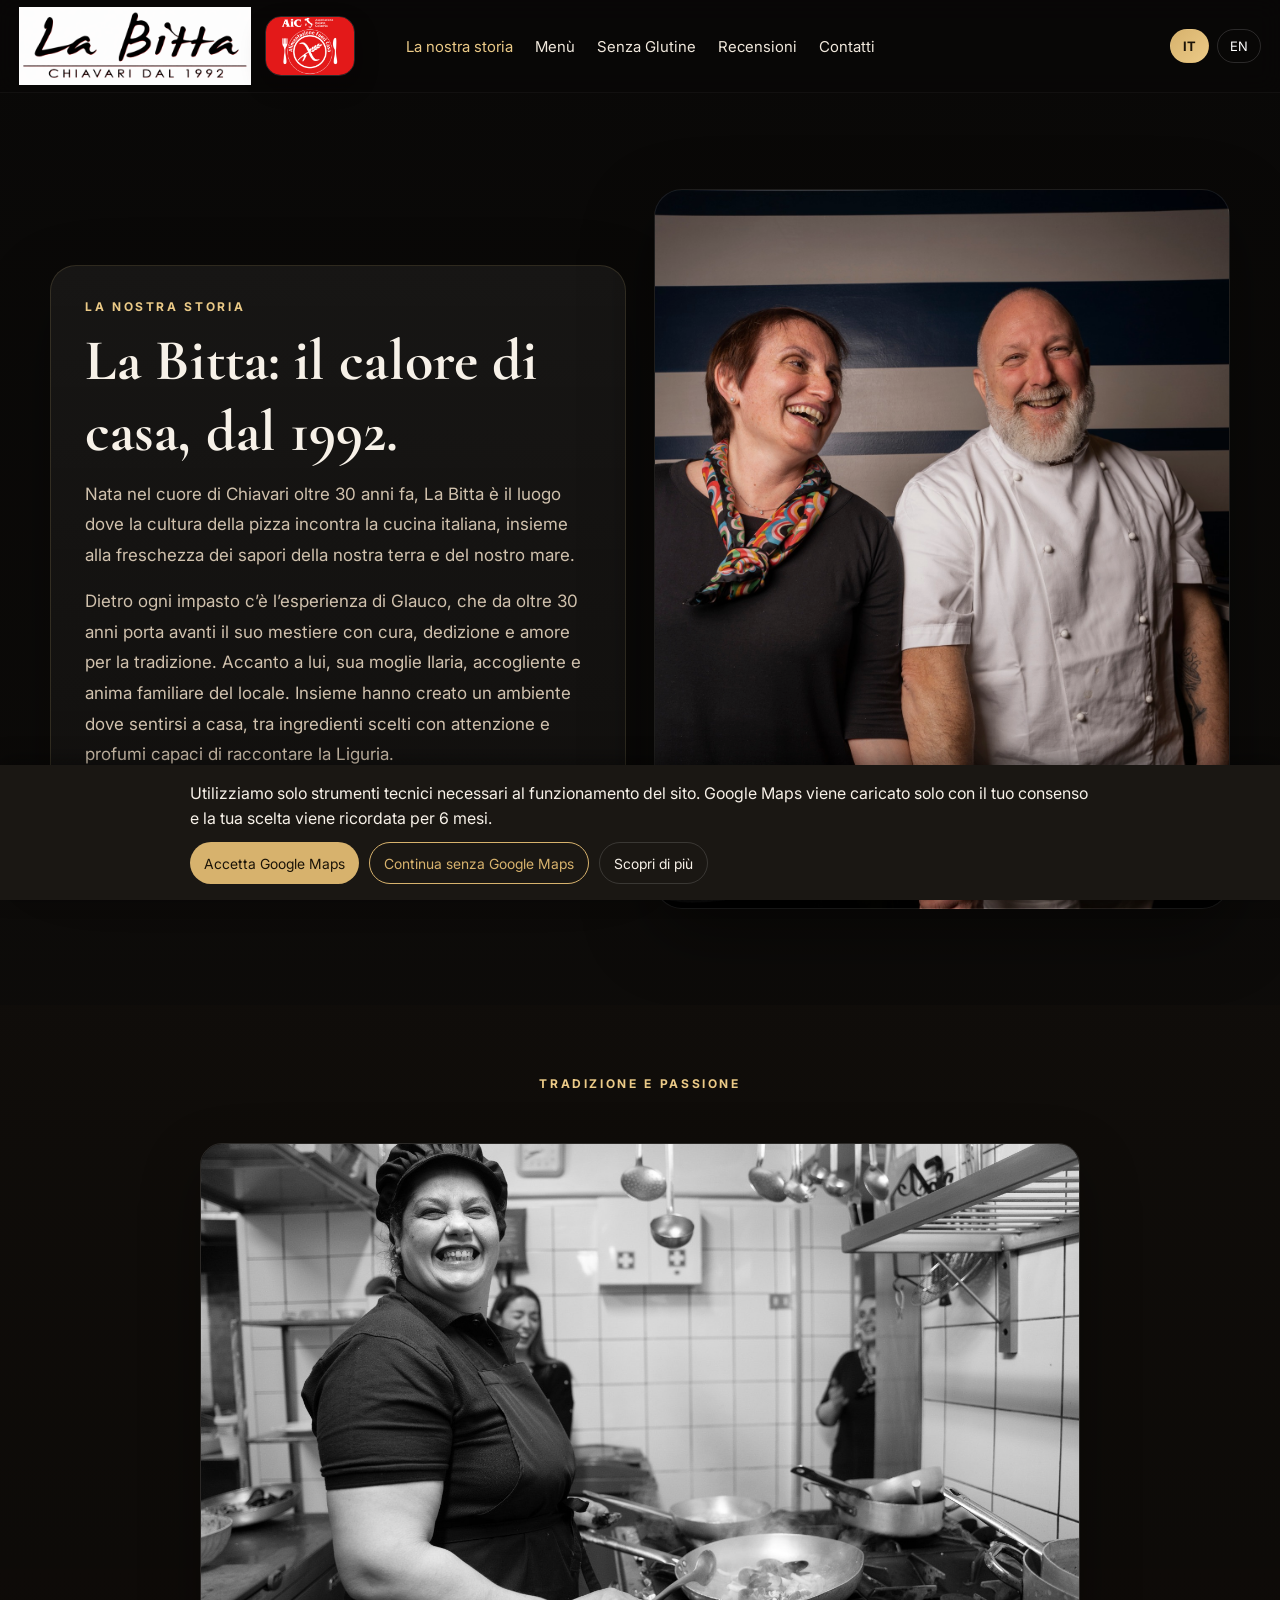
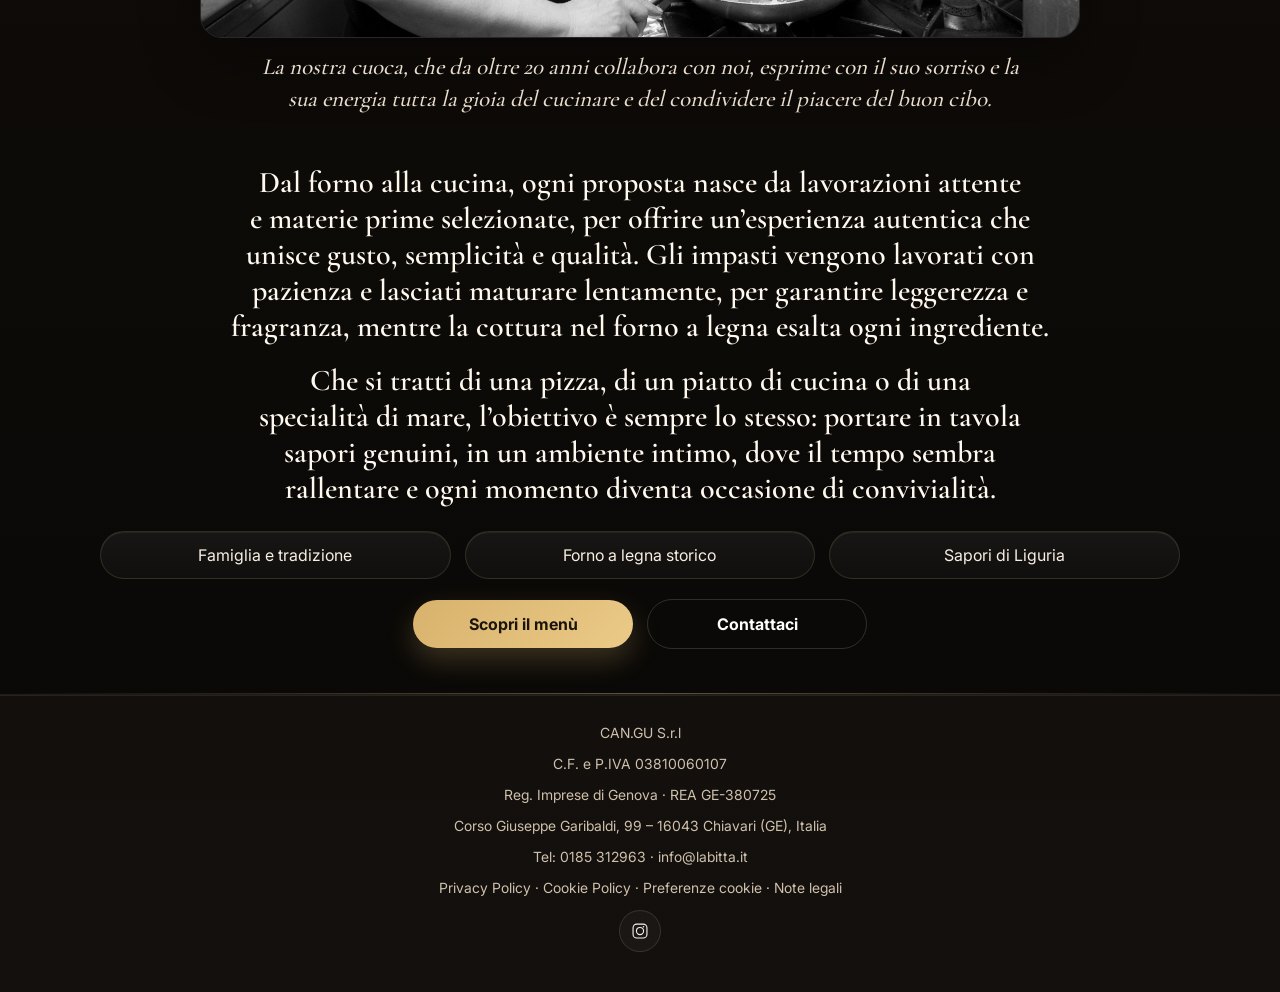
<file: storia.html>
<!DOCTYPE html>
<html lang="it" class="notranslate" translate="no">
<head>
  <meta charset="UTF-8" />
  <meta name="viewport" content="width=device-width, initial-scale=1.0" />
  <meta name="google" content="notranslate" />
  <title>La Nostra Storia | La Bitta Chiavari dal 1992</title>
  <meta name="description" content="Scopri la storia di La Bitta a Chiavari: Glauco, Ilaria, il forno a legna e l'atmosfera di casa che accompagna il locale dal 1992." />
  <meta name="robots" content="index,follow,max-image-preview:large" />
  <meta name="theme-color" content="#0f0d0b" />
  <link rel="canonical" href="https://labitta.it/storia.html" />
  <link rel="preconnect" href="https://images.unsplash.com" crossorigin />
  <meta property="og:locale" content="it_IT" />
  <meta property="og:type" content="website" />
  <meta property="og:site_name" content="La Bitta Chiavari" />
  <meta property="og:title" content="La Nostra Storia | La Bitta Chiavari dal 1992" />
  <meta property="og:description" content="Una storia di famiglia, forno a legna e accoglienza che continua da oltre trent'anni nel cuore di Chiavari." />
  <meta property="og:url" content="https://labitta.it/storia.html" />
  <meta property="og:image" content="https://labitta.it/glauco-ilaria.jpg" />
  <meta property="og:image:alt" content="La Bitta Chiavari" />
  <meta name="twitter:card" content="summary_large_image" />
  <meta name="twitter:title" content="La Nostra Storia | La Bitta Chiavari dal 1992" />
  <meta name="twitter:description" content="Una storia di famiglia, forno a legna e accoglienza che continua da oltre trent'anni nel cuore di Chiavari." />
  <meta name="twitter:image" content="https://labitta.it/glauco-ilaria.jpg" />

  <link rel="stylesheet" href="site.css?v=20260508-mobilefix1" />
</head>
<body>
<div class="topbar">
  <div class="container nav">
    <a href="index.html" class="brand" aria-label="La Bitta">
      <img class="brand-main" src="logo-cover.png" alt="Logo La Bitta Chiavari dal 1992" width="1200" height="401">
      <img class="brand-badge" src="aic-badge.jpg" alt="Badge Associazione Italiana Celiachia">
    </a>

    <div class="nav-links">
      <a href="storia.html" data-key="nav_story">La nostra storia</a>
      <a href="menu.html" data-key="nav_menu">Menù</a>
      <a href="senza-glutine.html" data-key="nav_gluten">Senza Glutine</a>
      <a href="recensioni.html" data-key="nav_reviews">Recensioni</a>
      <a href="contatti.html" data-key="nav_contacts">Contatti</a>
    </div>

    <div class="nav-right">
      <div class="lang-switcher notranslate" translate="no">
        <button class="lang-btn active notranslate" id="btn-it" onclick="setLanguage('it')" translate="no" lang="it">IT</button>
        <button class="lang-btn notranslate" id="btn-en" onclick="setLanguage('en')" translate="no" lang="en">EN</button>
      </div>
    </div>

    <button class="mobile-menu-toggle" type="button" onclick="toggleMobileMenu()" aria-label="Apri menù">
      <svg xmlns="http://www.w3.org/2000/svg" width="22" height="22" fill="currentColor" viewBox="0 0 24 24"><path d="M4 6h16v2H4zm0 5h16v2H4zm0 5h16v2H4z"/></svg>
    </button>
  </div>
</div>

<div class="mobile-menu-panel" id="mobileMenuPanel">
  <a href="storia.html" onclick="closeMobileMenu()" data-key="nav_story">La nostra storia</a>
  <a href="menu.html" onclick="closeMobileMenu()" data-key="nav_menu">Menù</a>
  <a href="senza-glutine.html" onclick="closeMobileMenu()" data-key="nav_gluten">Senza Glutine</a>
  <a href="recensioni.html" onclick="closeMobileMenu()" data-key="nav_reviews">Recensioni</a>
  <a href="contatti.html" onclick="closeMobileMenu()" data-key="nav_contacts">Contatti</a>
</div>
<section class="section">
  <div class="container story">
    <div class="story-panel">
      <div class="section-title">
        <span class="kicker" data-key="story_kicker">La nostra storia</span>
        <h2 data-key="story_title">La Bitta: il calore di casa, dal 1992.</h2>
        <p data-key="story_p1">Nata nel cuore di Chiavari oltre 30 anni fa, La Bitta è il luogo dove la cultura della pizza incontra la cucina italiana, insieme alla freschezza dei sapori della nostra terra e del nostro mare.</p>
        <p style="margin-top:16px;color:var(--muted);line-height:1.8;font-size:17px" data-key="story_p2">Dietro ogni impasto c’è l’esperienza di Glauco, che da oltre 30 anni porta avanti il suo mestiere con cura, dedizione e amore per la tradizione. Accanto a lui, sua moglie Ilaria, accogliente e anima familiare del locale. Insieme hanno creato un ambiente dove sentirsi a casa, tra ingredienti scelti con attenzione e profumi capaci di raccontare la Liguria.</p>
      </div>
    </div>

    <div class="story-image" aria-label="Glauco e Ilaria della Bitta"></div>
  </div>
</section>
<section class="page-hero">
  <div class="container page-hero-shell closing-copy-balanced">
    <span class="kicker" data-key="page_kicker">Tradizione e Passione</span>
    <figure class="story-chef-figure">
      <img src="storia-cuoca.jpg" alt="La nostra cuoca al lavoro in cucina" loading="lazy" decoding="async">
      <figcaption data-key="story_chef_caption">La nostra cuoca, che da oltre 20 anni collabora con noi, esprime con il suo sorriso e la sua energia tutta la gioia del cucinare e del condividere il piacere del buon cibo.</figcaption>
    </figure>
    <p class="page-closing-lead" data-key="page_title">Dal forno alla cucina, ogni proposta nasce da lavorazioni attente e materie prime selezionate, per offrire un’esperienza autentica che unisce gusto, semplicità e qualità. Gli impasti vengono lavorati con pazienza e lasciati maturare lentamente, per garantire leggerezza e fragranza, mentre la cottura nel forno a legna esalta ogni ingrediente.</p>
    <p class="page-lead" data-key="page_intro">Che si tratti di una pizza, di un piatto di cucina o di una specialità di mare, l’obiettivo è sempre lo stesso: portare in tavola sapori genuini, in un ambiente intimo, dove il tempo sembra rallentare e ogni momento diventa occasione di convivialità.</p>
    <div class="page-badges">
      <span data-key="page_badge1">Famiglia e tradizione</span>
      <span data-key="page_badge2">Forno a legna storico</span>
      <span data-key="page_badge3">Sapori di Liguria</span>
    </div>
    <div class="page-actions">
      <a class="cta" href="menu.html" data-key="story_cta_primary">Scopri il menù</a>
      <a class="btn-secondary" href="contatti.html" data-key="story_cta_secondary">Contattaci</a>
    </div>
  </div>
</section>
<footer>
  <div class="container footer-row legal-footer">
    <div>CAN.GU S.r.l</div>
    <div>C.F. e P.IVA 03810060107</div>
    <div>Reg. Imprese di Genova · REA GE-380725</div>
    <div>Corso Giuseppe Garibaldi, 99 – 16043 Chiavari (GE), Italia</div>
    <div>
      Tel: <a href="tel:0185312963">0185 312963</a> ·
      <a href="mailto:info@labitta.it">info@labitta.it</a>
    </div>
    <div>
      <a href="privacy.html">Privacy Policy</a> ·
      <a href="cookie.html">Cookie Policy</a> ·
      <button type="button" class="footer-inline-btn" onclick="openCookiePreferences()">Preferenze cookie</button> ·
      <a href="note-legali.html">Note legali</a>
    </div>
    <div>
      <a class="footer-social-link" href="#instagram" onclick="openInstagramProfile(event)" aria-label="Instagram La Bitta">
        <svg xmlns="http://www.w3.org/2000/svg" viewBox="0 0 24 24" fill="currentColor" aria-hidden="true">
          <path d="M7.75 2h8.5A5.75 5.75 0 0 1 22 7.75v8.5A5.75 5.75 0 0 1 16.25 22h-8.5A5.75 5.75 0 0 1 2 16.25v-8.5A5.75 5.75 0 0 1 7.75 2Zm0 1.5A4.25 4.25 0 0 0 3.5 7.75v8.5a4.25 4.25 0 0 0 4.25 4.25h8.5a4.25 4.25 0 0 0 4.25-4.25v-8.5a4.25 4.25 0 0 0-4.25-4.25h-8.5Zm8.95 1.75a1.05 1.05 0 1 1 0 2.1 1.05 1.05 0 0 1 0-2.1ZM12 6.5A5.5 5.5 0 1 1 6.5 12 5.51 5.51 0 0 1 12 6.5Zm0 1.5A4 4 0 1 0 16 12a4 4 0 0 0-4-4Z"/>
        </svg>
      </a>
    </div>
  </div>
</footer>

<div class="modal" id="bookingModal">
  <div class="modal-box">
    <button class="modal-close" type="button" onclick="closeModal()">×</button>
    <h3 data-key="modal_title">Prenota il tuo tavolo</h3>
    <p data-key="modal_text">Compila il form e verrai reindirizzato su WhatsApp con il messaggio già pronto da inviare.</p>

    <form class="form booking-form" onsubmit="submitBooking(event)">
      <div class="grid-2">
        <input type="text" name="name" data-ph-it="Nome e cognome" data-ph-en="Full name" placeholder="Nome e cognome" required>
        <input type="tel" name="phone" data-ph-it="Telefono" data-ph-en="Phone" placeholder="Telefono" required>
      </div>

      <div class="grid-2">
        <input type="date" name="date" required>
        <input type="time" name="time" required>
      </div>

      <div class="grid-2">
        <input type="number" name="guests" data-ph-it="Numero di persone" data-ph-en="Number of guests" placeholder="Numero di persone" min="1" max="20" required>
        <select name="preference">
          <option value="" data-opt-it="Preferenza tavolo" data-opt-en="Table preference">Preferenza tavolo</option>
          <option value="Sala interna" data-opt-it="Sala interna" data-opt-en="Indoor">Sala interna</option>
          <option value="Dehor" data-opt-it="Dehor" data-opt-en="Outdoor seating">Dehor</option>
          <option value="Indifferente" data-opt-it="Indifferente" data-opt-en="No preference">Indifferente</option>
        </select>
      </div>

      <textarea rows="4" name="notes" data-ph-it="Richieste particolari (tavolo, seggiolone, orario...)" data-ph-en="Special requests (table, stroller, timing...)" placeholder="Richieste particolari (tavolo, seggiolone, orario...)"></textarea>
      <div class="hint" data-key="form_hint">Per esigenze alimentari specifiche ti invitiamo a contattarci telefonicamente.</div>
      <label class="privacy-check">
        <input type="checkbox" name="privacy_ack" required>
        <span data-key="privacy_notice">Dichiaro di aver letto l'informativa privacy e di aver compreso che la richiesta verrà inviata tramite WhatsApp solo su mia azione volontaria. <a href="privacy.html" target="_blank" rel="noopener noreferrer">Privacy Policy</a></span>
      </label>

      <button class="cta" style="width:100%;margin-top:4px" type="submit">
        <svg class="btn-wa-icon" xmlns="http://www.w3.org/2000/svg" viewBox="0 0 24 24" fill="currentColor" aria-hidden="true">
          <path d="M20.52 3.48A11.8 11.8 0 0012.01 0C5.38 0 .01 5.37 0 12c0 2.11.55 4.17 1.6 6L0 24l6.18-1.6A11.94 11.94 0 0012.01 24C18.64 24 24 18.63 24 12c0-3.2-1.25-6.2-3.48-8.52zM12.01 21.8c-1.8 0-3.57-.48-5.12-1.39l-.37-.22-3.67.95.98-3.58-.24-.37A9.77 9.77 0 012.2 12c0-5.4 4.4-9.8 9.8-9.8 2.62 0 5.08 1.02 6.93 2.87A9.72 9.72 0 0121.8 12c0 5.4-4.4 9.8-9.79 9.8zm5.39-7.34c-.29-.15-1.72-.85-1.99-.94-.27-.1-.47-.15-.67.15-.2.29-.77.94-.95 1.14-.17.2-.35.22-.64.07-.29-.15-1.24-.46-2.36-1.46-.87-.77-1.46-1.72-1.63-2.01-.17-.29-.02-.44.13-.59.13-.13.29-.35.44-.52.15-.17.2-.29.3-.49.1-.2.05-.37-.02-.52-.07-.15-.67-1.6-.92-2.2-.24-.58-.49-.5-.67-.51h-.57c-.2 0-.52.07-.79.37-.27.29-1.04 1.02-1.04 2.49 0 1.47 1.07 2.9 1.22 3.1.15.2 2.11 3.22 5.11 4.52.71.31 1.27.5 1.7.64.71.22 1.35.19 1.86.12.57-.08 1.72-.7 1.96-1.38.24-.68.24-1.26.17-1.38-.07-.12-.26-.2-.55-.35z"/>
        </svg>
        <span data-key="modal_send">Invia su WhatsApp</span>
      </button>
    </form>
  </div>
</div>

<div class="mobile-bookbar">
  <button class="cta" onclick="openModal()">
    <svg class="btn-wa-icon" xmlns="http://www.w3.org/2000/svg" viewBox="0 0 24 24" fill="currentColor" aria-hidden="true">
      <path d="M20.52 3.48A11.8 11.8 0 0012.01 0C5.38 0 .01 5.37 0 12c0 2.11.55 4.17 1.6 6L0 24l6.18-1.6A11.94 11.94 0 0012.01 24C18.64 24 24 18.63 24 12c0-3.2-1.25-6.2-3.48-8.52zM12.01 21.8c-1.8 0-3.57-.48-5.12-1.39l-.37-.22-3.67.95.98-3.58-.24-.37A9.77 9.77 0 012.2 12c0-5.4 4.4-9.8 9.8-9.8 2.62 0 5.08 1.02 6.93 2.87A9.72 9.72 0 0121.8 12c0 5.4-4.4 9.8-9.79 9.8zm5.39-7.34c-.29-.15-1.72-.85-1.99-.94-.27-.1-.47-.15-.67.15-.2.29-.77.94-.95 1.14-.17.2-.35.22-.64.07-.29-.15-1.24-.46-2.36-1.46-.87-.77-1.46-1.72-1.63-2.01-.17-.29-.02-.44.13-.59.13-.13.29-.35.44-.52.15-.17.2-.29.3-.49.1-.2.05-.37-.02-.52-.07-.15-.67-1.6-.92-2.2-.24-.58-.49-.5-.67-.51h-.57c-.2 0-.52.07-.79.37-.27.29-1.04 1.02-1.04 2.49 0 1.47 1.07 2.9 1.22 3.1.15.2 2.11 3.22 5.11 4.52.71.31 1.27.5 1.7.64.71.22 1.35.19 1.86.12.57-.08 1.72-.7 1.96-1.38.24-.68.24-1.26.17-1.38-.07-.12-.26-.2-.55-.35z"/>
    </svg>
    <span data-key="book_now">Prenota ora</span>
  </button>

  <a class="btn-secondary" href="tel:0185312963" aria-label="Chiama">
    <svg xmlns="http://www.w3.org/2000/svg" width="20" height="20" fill="currentColor" viewBox="0 0 24 24"><path d="M6.62 10.79a15.054 15.054 0 006.59 6.59l2.2-2.2a1 1 0 011.01-.24c1.12.37 2.33.56 3.58.56a1 1 0 011 1V20a1 1 0 01-1 1C10.07 21 3 13.93 3 5a1 1 0 011-1h3.5a1 1 0 011 1c0 1.25.19 2.46.56 3.58a1 1 0 01-.25 1.01l-2.19 2.2z"/></svg>
  </a>
</div>

<div id="cookie-banner" class="cookie-banner">
  <div class="cookie-content">
    <p>Utilizziamo solo strumenti tecnici necessari al funzionamento del sito. Google Maps viene caricato solo con il tuo consenso e la tua scelta viene ricordata per 6 mesi.</p>
    <div class="cookie-actions">
      <button type="button" class="cookie-btn-primary" id="accept-cookies">Accetta Google Maps</button>
      <button type="button" class="cookie-btn-secondary" id="reject-cookies">Continua senza Google Maps</button>
      <a class="cookie-link-btn" href="cookie.html" target="_blank" rel="noopener noreferrer">Scopri di più</a>
    </div>
  </div>
</div>
<script>
window.pageTranslations = {"it":{"nav_story":"La nostra storia","nav_menu":"Menù","nav_gluten":"Senza Glutine","nav_reviews":"Recensioni","nav_contacts":"Contatti","book_now":"Prenota ora","call_now":"Chiama 0185 312963","call_now_short":"Chiama adesso","booking_title":"Prenota il tuo tavolo","send_request":"Invia richiesta","booking_hint":"Questo form apre direttamente WhatsApp con il messaggio già pronto da inviare.","modal_title":"Prenota il tuo tavolo","modal_text":"Compila il form e verrai reindirizzato su WhatsApp con il messaggio già pronto da inviare.","modal_send":"Invia su WhatsApp","form_hint":"Per esigenze alimentari specifiche ti invitiamo a contattarci telefonicamente.","privacy_notice":"Dichiaro di aver letto l'informativa privacy e di aver compreso che la richiesta verrà inviata tramite WhatsApp solo su mia azione volontaria. <a href=\"privacy.html\" target=\"_blank\" rel=\"noopener noreferrer\">Privacy Policy</a>","map_notice":"Per visualizzare la mappa è necessario caricare un contenuto esterno di Google Maps. Cliccando qui sotto acconsenti al caricamento del servizio.","map_button":"Accetta e mostra la mappa","contact_kicker":"Contatti","contact_title":"Vieni a Trovarci","contact_address_label":"Indirizzo","contact_address":"Corso Giuseppe Garibaldi, 99<br>16043 Chiavari GE, Italia","contact_phone_label":"Telefono","contact_hours_label":"Orari","contact_hours":"Lun, Mer - Dom: 19:00 - 00:00<br>Chiuso il Martedì","google_btn":"Lascia una recensione su Google","review_boost":"Ci vogliono solo 10 secondi","page_kicker":"Tradizione e Passione","page_title":"Ogni pizza nasce da un impasto lavorato con pazienza e lasciato maturare lentamente, per garantire leggerezza e gusto autentico.","page_intro":"La cottura nel forno a legna esalta ogni ingrediente, trasformando ogni morso in un’esperienza che profuma di tradizione e territorio.","page_badge1":"Famiglia e tradizione","page_badge2":"Forno a legna storico","page_badge3":"Sapori di Liguria","story_kicker":"La nostra storia","story_title":"La Bitta: il calore di casa, dal 1992.","story_p1":"Nata nel cuore di Chiavari oltre 30 anni fa, La Bitta è il luogo dove la tradizione della pizza cotta nel forno a legna incontra la freschezza dei sapori liguri e del nostro mare.","story_p2":"Dietro ogni impasto c'è l'esperienza di Glauco che da oltre 30 anni porta avanti il suo mestiere con cura, dedizione e amore per la tradizione. Accanto a lui, sua moglie Ilaria, accogliente e anima familiare del locale. Insieme hanno costruito un luogo dove sentirsi a casa, tra il profumo della pizza cotta nel forno a legna, ingredienti scelti con cura e sapori che raccontano la Liguria.","story_stat1_v":"30+","story_stat1_t":"Anni di Esperienza","story_stat2_v":"1M+","story_stat2_t":"Pizze Sfornate","story_point1_v":"Glauco","story_point1_t":"Oltre trent'anni di mestiere e un impasto che parla di esperienza.","story_point2_v":"Ilaria","story_point2_t":"Accoglienza sincera e atmosfera familiare in ogni servizio.","story_point3_v":"Chiavari","story_point3_t":"Un locale che racconta la città, il forno a legna e i sapori liguri.","story_cta_primary":"Scopri il menù","story_cta_secondary":"Contattaci"},"en":{"nav_story":"Our Story","nav_menu":"Menu","nav_gluten":"Gluten Free","nav_reviews":"Reviews","nav_contacts":"Contacts","book_now":"Book now","call_now":"Call 0185 312963","call_now_short":"Call now","booking_title":"Book your table","send_request":"Send request","booking_hint":"This form opens WhatsApp with a pre-filled message ready to send.","modal_title":"Book your table","modal_text":"Fill in the form and you will be redirected to WhatsApp with a pre-filled message ready to send.","modal_send":"Send on WhatsApp","form_hint":"For specific dietary needs, please contact us by phone.","privacy_notice":"I confirm that I have read the privacy notice and that this request will be sent via WhatsApp only through my voluntary action. <a href=\"privacy.html\" target=\"_blank\" rel=\"noopener noreferrer\">Privacy Policy</a>","map_notice":"To view the map, an external Google Maps service must be loaded. By clicking below you consent to loading the service.","map_button":"Accept and show the map","contact_kicker":"Contacts","contact_title":"Come Visit Us","contact_address_label":"Address","contact_address":"Corso Giuseppe Garibaldi, 99<br>16043 Chiavari GE, Italy","contact_phone_label":"Phone","contact_hours_label":"Opening Hours","contact_hours":"Mon, Wed - Sun: 7:00 PM - 12:00 AM<br>Closed on Tuesday","google_btn":"Leave a review on Google","review_boost":"It only takes 10 seconds","page_kicker":"Tradition and Passion","page_title":"Every pizza begins with dough worked patiently and left to mature slowly, for lightness and authentic flavor.","page_intro":"Wood-fired baking enhances every ingredient, turning each bite into an experience scented with tradition and local character.","page_badge1":"Family and tradition","page_badge2":"Historic wood-fired oven","page_badge3":"Flavors of Liguria","story_kicker":"Our Story","story_title":"La Bitta: the warmth of home, since 1992.","story_p1":"Founded in the heart of Chiavari over 30 years ago, La Bitta is where the tradition of wood-fired pizza meets the freshness of Ligurian flavors and the taste of the sea.","story_p2":"Behind every dough is Glauco's experience, built over more than 30 years of carrying on his craft with care, dedication and love for tradition. Beside him is his wife Ilaria, welcoming and the warm family soul of the restaurant. Together they have created a place where you can feel at home, surrounded by the aroma of wood-fired pizza, carefully selected ingredients and flavors that tell the story of Liguria.","story_stat1_v":"30+","story_stat1_t":"Years of Experience","story_stat2_v":"1M+","story_stat2_t":"Pizzas Baked","story_point1_v":"Glauco","story_point1_t":"More than thirty years of craft and a dough shaped by experience.","story_point2_v":"Ilaria","story_point2_t":"Genuine hospitality and a family atmosphere in every service.","story_point3_v":"Chiavari","story_point3_t":"A restaurant that tells the story of its town, wood-fired oven and Ligurian taste.","story_cta_primary":"Explore the menu","story_cta_secondary":"Contact us"}};
</script>
<script>
window.pageTranslations.it = Object.assign(window.pageTranslations.it || {}, {
  story_p1: `Nata nel cuore di Chiavari oltre 30 anni fa, La Bitta è il luogo dove la cultura della pizza incontra la cucina italiana, insieme alla freschezza dei sapori della nostra terra e del nostro mare.`,
  story_p2: `Dietro ogni impasto c’è l’esperienza di Glauco, che da oltre 30 anni porta avanti il suo mestiere con cura, dedizione e amore per la tradizione. Accanto a lui, sua moglie Ilaria, accogliente e anima familiare del locale. Insieme hanno creato un ambiente dove sentirsi a casa, tra ingredienti scelti con attenzione e profumi capaci di raccontare la Liguria.`,
  page_title: `Dal forno alla cucina, ogni proposta nasce da lavorazioni attente e materie prime selezionate, per offrire un’esperienza autentica che unisce gusto, semplicità e qualità. Gli impasti vengono lavorati con pazienza e lasciati maturare lentamente, per garantire leggerezza e fragranza, mentre la cottura nel forno a legna esalta ogni ingrediente.`,
  page_intro: `Che si tratti di una pizza, di un piatto di cucina o di una specialità di mare, l’obiettivo è sempre lo stesso: portare in tavola sapori genuini, in un ambiente intimo, dove il tempo sembra rallentare e ogni momento diventa occasione di convivialità.`,
  story_chef_caption: `La nostra cuoca, che da oltre 20 anni collabora con noi, esprime con il suo sorriso e la sua energia tutta la gioia del cucinare e del condividere il piacere del buon cibo.`
});
window.pageTranslations.en = Object.assign(window.pageTranslations.en || {}, {
  story_p1: `Founded in the heart of Chiavari over 30 years ago, La Bitta is where pizza culture meets Italian cuisine, together with the freshness of the flavors of our land and sea.`,
  story_p2: `Behind every dough is Glauco’s experience, built over more than 30 years of carrying on his craft with care, dedication and love for tradition. Beside him is his wife Ilaria, welcoming and the warm family soul of the restaurant. Together they have created a place where guests can feel at home, among carefully selected ingredients and aromas that tell the story of Liguria.`,
  page_title: `From the oven to the kitchen, every proposal begins with careful preparation and selected ingredients, to offer an authentic experience that brings together taste, simplicity and quality. The doughs are worked patiently and left to mature slowly, for lightness and fragrance, while wood-fired baking enhances every ingredient.`,
  page_intro: `Whether it is a pizza, a kitchen dish or a seafood specialty, the goal is always the same: to bring genuine flavors to the table in an intimate setting, where time seems to slow down and every moment becomes an occasion for conviviality.`,
  story_chef_caption: `Our cook, who has worked with us for over 20 years, expresses with her smile and energy all the joy of cooking and sharing the pleasure of good food.`
});
</script>
<script src="site.js?v=20260506-text1"></script>
</body>
</html>
</file>
<file: site.css>
@font-face {
  font-family: 'Inter';
  src: url(':fonts/Inter-Regular.ttf');
  font-weight: 400;
  font-display: swap;
}

@font-face {
  font-family: 'Inter';
  src: url(':fonts/Inter-Medium.ttf');
  font-weight: 500;
  font-display: swap;
}

@font-face {
  font-family: 'Inter';
  src: url(':fonts/Inter-Bold.ttf');
  font-weight: 700;
  font-display: swap;
}

@font-face {
  font-family: 'Cormorant Garamond';
  src: url(':fonts/CormorantGaramond-Medium.ttf');
  font-weight: 500;
  font-display: swap;
}

@font-face {
  font-family: 'Cormorant Garamond';
  src: url(':fonts/CormorantGaramond-SemiBold.ttf');
  font-weight: 600;
  font-display: swap;
}

@font-face {
  font-family: 'Cormorant Garamond';
  src: url(':fonts/CormorantGaramond-Bold.ttf');
  font-weight: 700;
  font-display: swap;
}
    :root{
      --bg:#0f0d0b;
      --panel:rgba(22,18,14,.74);
      --line:rgba(255,255,255,.09);
      --text:#f7f1e8;
      --muted:#d0c1ad;
      --gold:#d7b26d;
      --gold2:#ebca87;
      --shadow:0 24px 70px rgba(0,0,0,.42);
      --radius:26px;
      --max:1180px;
    }

    *{box-sizing:border-box}
    html{scroll-behavior:smooth}
    body{
      margin:0;
      font-family:Inter,sans-serif;
      background:linear-gradient(180deg,#090807 0%,#13100d 100%);
      color:var(--text);
      overflow-x:hidden;
    }

    body.modal-open{
      overflow:hidden;
    }

    a{text-decoration:none;color:inherit}
    img{display:block;max-width:100%}
    .container{width:min(var(--max),calc(100% - 32px));margin:0 auto}

    .topbar{
      position:sticky;
      top:0;
      z-index:40;
      background:rgba(9,8,7,.48);
      backdrop-filter:blur(12px);
      border-bottom:1px solid rgba(255,255,255,.04);
    }

    .nav{
      min-height:92px;
      display:grid;
      grid-template-columns:minmax(0,1fr) auto minmax(0,1fr);
      align-items:center;
      gap:18px;
    }

    .topbar .nav{
      width:100%;
      margin:0;
      padding:0 clamp(16px,1.5vw,28px);
    }

    .brand{
      display:flex;
      grid-column:1;
      align-items:center;
      justify-content:flex-start;
      justify-self:start;
      gap:14px;
      min-width:150px;
      flex:0 0 auto;
    }

    .brand-main{
      width:232px;
      height:auto;
      display:block;
      object-fit:contain;
      flex:0 0 auto;
    }

    .brand-badge{
      width:90px;
      height:auto;
      display:block;
      object-fit:contain;
      border-radius:16px;
      box-shadow:0 10px 24px rgba(0,0,0,.22);
      border:1px solid rgba(255,255,255,.14);
      flex:0 0 auto;
    }

    .nav-links{
      display:flex;
      grid-column:2;
      gap:22px;
      align-items:center;
      flex-wrap:wrap;
      justify-content:center;
      justify-self:center;
      position:relative;
      z-index:2;
    }

    .nav-links a{
      color:#f0e8dc;
      font-size:15px;
    }

    .nav-right{
      display:flex;
      grid-column:3;
      align-items:center;
      justify-self:end;
      gap:10px;
      flex:0 0 auto;
    }

    .lang-switcher{
      display:flex;
      align-items:center;
      gap:8px;
    }

    .lang-btn{
      background:transparent;
      border:1px solid rgba(255,255,255,.14);
      color:#fff;
      border-radius:999px;
      padding:8px 12px;
      font:inherit;
      cursor:pointer;
      font-size:13px;
    }

    .lang-btn.active{
      background:linear-gradient(135deg,var(--gold),var(--gold2));
      color:#1b1408;
      border-color:transparent;
      font-weight:700;
    }

    .cta,.btn-secondary,.google-btn{
      display:inline-flex;
      align-items:center;
      justify-content:center;
      gap:10px;
      border:0;
      cursor:pointer;
      border-radius:999px;
      padding:14px 24px;
      font-family:Inter,sans-serif;
      font-weight:700;
      font-size:16px;
      transition:.2s transform ease,.2s opacity ease;
    }

    .cta:hover,.btn-secondary:hover,.google-btn:hover{
      transform:translateY(-1px);
    }

    .cta{
      color:#1b1408;
      background:linear-gradient(135deg,var(--gold),var(--gold2));
      box-shadow:0 12px 28px rgba(215,178,109,.24);
    }

    .btn-secondary{
      background:transparent;
      color:#fff;
      border:1px solid rgba(255,255,255,.15);
    }

    .google-btn{
      background:linear-gradient(135deg,var(--gold),var(--gold2));
      color:#1b1408;
    }

    .btn-wa-icon{
      width:18px;
      height:18px;
      flex:0 0 18px;
    }

    .hero{
      min-height:100vh;
      display:flex;
      align-items:flex-start;
      background:
        linear-gradient(180deg,rgba(0,0,0,.10) 0%,rgba(0,0,0,.18) 55%,rgba(0,0,0,.35) 100%),
        url('https://images.unsplash.com/photo-1574071318508-1cdbab80d002?auto=format&fit=crop&w=1800&q=80') center/cover no-repeat;
    }

    .hero-grid{
      display:grid;
      grid-template-columns:1fr;
      gap:28px;
      align-items:end;
      min-height:calc(100vh - 92px);
      padding:120px 0 70px;
    }

    h1,h2,h3{
      font-family:"Cormorant Garamond",serif;
      margin:0;
      letter-spacing:.1px;
    }

    h1{
      font-size:clamp(52px,6.6vw,90px);
      line-height:.94;
      max-width:900px;
      margin:0 auto 18px;
      text-shadow:0 4px 24px rgba(0,0,0,.35);
      text-align:center;
    }

    .hero-text{
      text-align:center;
      display:flex;
      flex-direction:column;
      align-items:center;
      justify-content:center;
    }

    .hero-text p{
      font-size:21px;
      line-height:1.7;
      color:#f7efe4;
      max-width:760px;
      margin:0 auto 28px;
      text-shadow:0 3px 16px rgba(0,0,0,.28);
      text-align:center;
    }

    .hero-actions{
      display:flex;
      gap:14px;
      flex-wrap:wrap;
      margin-top: -64px;
      margin-bottom:0;
      justify-content:center;
    }

    .proofs{
      display:grid;
      grid-template-columns:repeat(3,minmax(0,1fr));
      gap:16px;
      max-width:880px;
      width:100%;
      margin-top: -44px;
    }

    .proof{
      background:rgba(20,15,11,.38);
      border:1px solid rgba(255,255,255,.14);
      border-radius:18px;
      padding:18px;
      box-shadow:var(--shadow);
      backdrop-filter:blur(6px);
      text-align:left;
    }

    .proof strong{
      display:block;
      font-size:28px;
      margin-bottom:4px;
    }

    .proof span{
      display:block;
      color:#f0e7db;
      line-height:1.45;
      font-size:14px;
    }

    .booking-card{
      background:rgba(18,14,11,.72);
      border:1px solid rgba(255,255,255,.12);
      border-radius:30px;
      padding:28px;
      box-shadow:var(--shadow);
      backdrop-filter:blur(8px);
      max-width:520px;
      margin-left:auto;
    }

    .booking-card h3{
      font-size:33px;
      margin-bottom:10px;
    }

    .booking-card p{
      margin:0 0 18px;
      color:var(--muted);
      line-height:1.65;
    }

    .form{display:grid;gap:12px}
    .grid-2{display:grid;grid-template-columns:repeat(2,minmax(0,1fr));gap:12px}

    input:not([type="checkbox"]):not([type="radio"]),textarea,select{
      width:100%;
      max-width:100%;
      min-width:0;
      padding:15px 16px;
      border-radius:16px;
      border:1px solid rgba(255,255,255,.11);
      background:rgba(255,255,255,.05);
      color:#fff;
      font:inherit;
      outline:none;
      appearance:none;
      -webkit-appearance:none;
    }

    input:not([type="checkbox"]):not([type="radio"])::placeholder,textarea::placeholder{color:#c2b4a2}

    .hint{
      font-size:12px;
      color:var(--muted);
      line-height:1.5;
    }

    .section{padding:96px 0}

    .section-title{
      max-width:780px;
      margin-bottom:28px;
    }

    .kicker{
      display:block;
      text-transform:uppercase;
      letter-spacing:2px;
      color:var(--gold);
      font-size:12px;
      margin-bottom:10px;
    }

    .section-title h2{
      font-size:clamp(38px,5vw,58px);
      margin-bottom:12px;
    }

    .section-title p{
      margin:0;
      color:var(--muted);
      line-height:1.8;
      font-size:17px;
    }

    .story{
      display:grid;
      grid-template-columns:1fr 1fr;
      gap:28px;
      align-items:center;
    }

    .story-panel,.review,.contact-card,.gluten-box{
      background:rgba(255,255,255,.04);
      border:1px solid var(--line);
      border-radius:var(--radius);
      box-shadow:var(--shadow);
    }

    .story-panel{padding:34px}

    .story-stats{
      display:grid;
      grid-template-columns:repeat(2,minmax(0,1fr));
      gap:16px;
      margin-top:26px;
    }

    .story-image{
      min-height:560px;
      aspect-ratio:4 / 5;
      border-radius:28px;
      border:1px solid var(--line);
      box-shadow:var(--shadow);
      overflow:hidden;
      background-color:#111;
      background:
        linear-gradient(180deg,rgba(0,0,0,.04),rgba(0,0,0,.16)),
        url('glauco-ilaria.jpg') center top / cover no-repeat;
    }

    .menu-showcase{
      display:grid;
      grid-template-columns:repeat(2,minmax(0,1fr));
      gap:28px;
    }

    .showcase-card{
      position:relative;
      min-height:520px;
      border-radius:34px;
      overflow:hidden;
      box-shadow:var(--shadow);
      border:1px solid rgba(255,255,255,.08);
      display:flex;
      align-items:flex-end;
      background-size:cover;
      background-position:center;
    }

    .showcase-card.menu-card-seafood{
      background-position:center 42%;
    }

    .showcase-card.menu-card-zena{
      background-position:4% 46%;
    }

    .showcase-overlay{
      width:100%;
      padding:34px;
      background:linear-gradient(180deg,rgba(0,0,0,.02) 0%,rgba(0,0,0,.16) 36%,rgba(0,0,0,.74) 100%);
    }

    .showcase-top{
      display:flex;
      justify-content:space-between;
      gap:18px;
      align-items:flex-end;
      margin-bottom:14px;
    }

    .showcase-title{
      font-size:clamp(36px,4vw,58px);
      line-height:.95;
      max-width:70%;
    }

    .showcase-price{
      font-size:26px;
      color:var(--gold2);
      white-space:nowrap;
    }

    .showcase-line{
      width:130px;
      height:2px;
      background:rgba(255,255,255,.7);
      margin-bottom:18px;
    }

    .showcase-text{
      max-width:560px;
      color:#f4ecdf;
      font-size:17px;
      line-height:1.7;
      margin:0 0 20px;
    }

    .showcase-tags{
      display:flex;
      flex-wrap:wrap;
      gap:10px;
    }

    .showcase-tags span{
      padding:10px 16px;
      border-radius:999px;
      border:1px solid rgba(255,255,255,.22);
      background:rgba(255,255,255,.08);
    }

    .menu-slider-controls{display:none}

    .gluten-box{
      padding:34px;
      display:grid;
      grid-template-columns:1.15fr .85fr;
      gap:26px;
      align-items:center;
    }

    .gluten-content{
      display:flex;
      flex-direction:column;
      justify-content:center;
    }

    .gluten-title{
      max-width:680px;
      margin:0 0 18px;
      text-align:left;
    }

    .gluten-copy{
      max-width:760px;
      margin:0;
      text-align:left;
    }

    .gluten-copy p{
      margin:0;
      color:var(--muted);
      line-height:1.8;
      font-size:17px;
    }

    .gluten-copy p + p{margin-top:14px}

    .gluten-media{
      display:grid;
      gap:18px;
      align-content:center;
    }

    .gluten-cert{
      display:flex;
      align-items:center;
      justify-content:center;
      padding:20px;
      background:rgba(255,255,255,.03);
      border:1px solid rgba(255,255,255,.08);
      border-radius:20px;
    }

    .gluten-cert img,
    .gluten-chef{
      width:100%;
      border-radius:16px;
      box-shadow:var(--shadow);
    }

    .review-grid{
      display:grid;
      grid-template-columns:repeat(3,minmax(0,1fr));
      gap:20px;
    }

    .review{
      padding:26px;
      position:relative;
    }

    .review-g{
      position:absolute;
      top:16px;
      right:16px;
      opacity:.85;
    }

    .stars{
      color:var(--gold2);
      letter-spacing:2px;
      margin-bottom:16px;
    }

    .review p{
      margin:0 0 18px;
      line-height:1.8;
      color:#f8f0e6;
    }

    .review strong{
      display:block;
      font-size:15px;
    }

    .review span{
      color:var(--muted);
      font-size:14px;
    }

    #recensioni{padding-bottom:96px}
    #contatti{padding-top:0}

    .contact-grid{
      display:grid;
      grid-template-columns:.95fr 1.05fr;
      gap:20px;
    }

    .contact-card{padding:30px}

    .contact-list{
      display:grid;
      gap:16px;
      margin:24px 0;
    }

    .contact-item{
      border-bottom:1px solid rgba(255,255,255,.08);
      padding-bottom:16px;
    }

    .contact-item small{
      display:block;
      color:var(--gold2);
      text-transform:uppercase;
      letter-spacing:1.5px;
      margin-bottom:6px;
      font-size:11px;
    }

    .contact-item strong,.contact-item a{font-size:18px}

    .contact-item p{
      margin:0;
      color:var(--muted);
      line-height:1.7;
    }

    .map-wrap{
      min-height:100%;
      overflow:hidden;
      border-radius:28px;
      border:1px solid var(--line);
      box-shadow:var(--shadow);
      background:#111;
    }

    .map-wrap iframe{
      width:100%;
      height:100%;
      min-height:520px;
      border:0;
      display:block;
    }

    footer{
      padding:28px 0 40px;
      border-top:1px solid rgba(255,255,255,.08);
      color:var(--muted);
      font-size:14px;
    }

    .footer-row{
      display:flex;
      flex-direction:column;
      justify-content:center;
      align-items:center;
      gap:14px;
      text-align:center;
    }

    .footer-inline-btn{
      background:none;
      border:0;
      padding:0;
      margin:0;
      font:inherit;
      color:inherit;
      text-decoration:none;
      cursor:pointer;
    }

    .footer-social-link{
      display:inline-flex;
      align-items:center;
      justify-content:center;
      width:42px;
      height:42px;
      border-radius:999px;
      border:1px solid rgba(255,255,255,.12);
      background:rgba(255,255,255,.03);
      color:#f7f1e8;
      transition:transform .2s ease, border-color .2s ease, background-color .2s ease;
    }

    .footer-social-link:hover{
      transform:translateY(-1px);
      border-color:rgba(235,202,135,.38);
      background:rgba(255,255,255,.05);
    }

    .footer-social-link svg{
      width:18px;
      height:18px;
      display:block;
    }

    .modal{
      position:fixed;
      inset:0;
      display:none;
      align-items:center;
      justify-content:center;
      background:rgba(7,6,5,.78);
      backdrop-filter:blur(8px);
      z-index:200;
      padding:20px;
    }

    .modal.open{
      display:flex;
    }

    .modal-box{
      position:relative;
      width:min(620px,100%);
      max-width:620px;
      max-height:min(90vh,820px);
      overflow:auto;
      background:linear-gradient(180deg,#181511,#100f0d);
      border:1px solid rgba(255,255,255,.1);
      border-radius:28px;
      padding:30px;
      box-shadow:var(--shadow);
      margin:0 auto;
    }

    .modal-close{
      position:absolute;
      top:14px;
      right:14px;
      width:40px;
      height:40px;
      border-radius:50%;
      border:1px solid rgba(255,255,255,.12);
      background:transparent;
      color:#fff;
      cursor:pointer;
      font-size:18px;
    }

    .modal-box h3{
      font-size:42px;
      margin-bottom:8px;
    }

    .modal-box p{
      margin:0 0 20px;
      color:var(--muted);
      line-height:1.7;
    }

    .mobile-menu-toggle,.mobile-menu-panel{display:none}
    .mobile-bookbar{display:none}

    body.modal-open .mobile-bookbar{
      display:none !important;
      opacity:0 !important;
      pointer-events:none !important;
    }

    .review-boost{
      text-align:center;
      margin-top:8px;
      font-size:13px;
      color:#d7b26d;
    }

    .menu-mobile-cta,
    .contacts-mobile-cta{
      display:flex;
    }

    @media (max-width:920px){
      .nav{flex-wrap:nowrap}
      .brand{min-width:120px;gap:12px}
      .brand-main{width:188px}
      .brand-badge{width:74px}
      .nav-right{width:auto;justify-content:flex-end}
      .proofs{grid-template-columns:1fr}
      .hero-grid{padding-top:96px}
      .booking-card{margin-left:0;max-width:none}
      .review-grid,.contact-grid{grid-template-columns:1fr}
    }

    @media (max-width:780px){
      .container{width:min(var(--max),calc(100% - 18px))}

      .topbar{
        background:linear-gradient(180deg,rgba(9,8,7,.97),rgba(9,8,7,.88));
        backdrop-filter:blur(16px);
      }

      .nav{
        min-height:auto;
        display:grid;
        grid-template-columns:auto 1fr auto auto;
        align-items:center;
        gap:8px;
        padding:10px 0;
      }

      .topbar .nav{
        width:100%;
        margin:0;
        padding:10px 9px;
      }

      .brand{
        grid-column:1 / 2;
        min-width:0;
        gap:8px;
      }

      .brand-main{
        width:140px;
      }

      .brand-badge{
        width:56px;
        border-radius:12px;
      }

      .nav-links{display:none}

      .nav-right{
        grid-column:3 / 4;
        width:auto;
        display:flex;
        gap:6px;
        align-items:center;
        justify-content:flex-end;
      }

      .lang-switcher{
        justify-content:flex-end;
        margin:0;
        gap:6px;
      }

      .lang-btn{
        padding:7px 8px;
        font-size:11px;
      }

      .mobile-menu-toggle{
        display:inline-flex;
        grid-column:4 / 5;
        background:rgba(255,255,255,.08);
        border:1px solid rgba(255,255,255,.12);
        color:#fff;
        border-radius:14px;
        width:44px;
        height:44px;
        align-items:center;
        justify-content:center;
        cursor:pointer;
      }

      .mobile-menu-panel{
        position:fixed;
        top:74px;
        right:12px;
        left:12px;
        z-index:120;
        background:rgba(14,11,8,.97);
        backdrop-filter:blur(14px);
        border:1px solid rgba(255,255,255,.08);
        border-radius:20px;
        padding:14px;
        box-shadow:0 22px 40px rgba(0,0,0,.38);
      }

      .mobile-menu-panel.open{display:block}

      .mobile-menu-panel a{
        display:block;
        padding:14px 12px;
        border-bottom:1px solid rgba(255,255,255,.06);
        font-size:15px;
      }

      .mobile-menu-panel a:last-child{border-bottom:0}

      .hero{
        min-height:58vh;
        background-position:center center;
      }

      .hero-grid{
        padding:22px 0 12px;
        align-items:center;
        justify-items:center;
        min-height:58vh;
      }

      .hero-text{
        width:100%;
        min-height:calc(58vh - 90px);
        text-align:center;
        background:linear-gradient(180deg,rgba(0,0,0,0) 0%,rgba(0,0,0,.42) 44%,rgba(0,0,0,.82) 100%);
        padding:18px 16px 14px;
        border-radius:18px;
        justify-content:center;
      }

      h1{
        font-size:30px;
        line-height:1.03;
        margin-bottom:8px;
        max-width:100%;
        text-wrap:balance;
      }

      .hero-text p{
        font-size:13px;
        line-height:1.5;
        margin:0 auto 8px;
        max-width:94%;
      }

      .hero-actions{display:none !important}
      .proofs{display:none !important}

      .cta,.btn-secondary,.google-btn{
        width:100%;
        text-align:center;
        justify-content:center;
        min-height:52px;
        padding:14px 18px;
        font-size:15px;
        border-radius:18px;
      }

      .booking-card{display:none}

      .section{padding:36px 0}
      .section + .section{padding-top:8px}

      #recensioni{padding-bottom:36px}
      #contatti{padding-top:0}

      .section-title{margin-bottom:14px}

      .section-title h2{
        font-size:30px;
        line-height:1.03;
        text-wrap:balance;
      }

      .section-title p,.story-panel p,.gluten-copy p,.review p,.contact-item p{
        font-size:14px !important;
        line-height:1.6 !important;
      }

      .story,.gluten-box{
        grid-template-columns:1fr;
        gap:14px;
        align-items:start;
      }

      .story-panel,.review,.contact-card,.gluten-box,.showcase-overlay{
        padding:18px;
      }

      .story-panel{
        order:1;
        padding:18px;
      }

      .story-image{
        order:2;
        min-height:0;
        aspect-ratio:3 / 4;
        border-radius:22px;
        background-size:cover;
        background-position:center top;
        background-repeat:no-repeat;
        background-color:#111;
      }

      .story-stats{
        grid-template-columns:1fr 1fr;
        gap:10px;
      }

      .story-stats .proof{padding:10px 12px}
      .story-stats .proof strong{font-size:18px;margin-bottom:2px}
      .story-stats .proof span{font-size:11px;line-height:1.35}

      .menu-showcase{display:block;position:relative}

      .showcase-card{
        display:none;
        min-height:320px;
        border-radius:24px;
        background-size:cover !important;
        background-position:center !important;
        background-repeat:no-repeat !important;
        background-color:#111;
      }

      .showcase-card.menu-card-seafood{
        background-position:center 38% !important;
      }

      .showcase-card.menu-card-zena{
        background-position:2% 46% !important;
      }

      .showcase-card.active{display:flex}

      .menu-slider-controls{
        display:flex;
        justify-content:center;
        gap:6px;
        position:absolute;
        left:50%;
        bottom:12px;
        z-index:5;
        margin-top:0;
        transform:translateX(-50%);
        padding:4px;
        border:1px solid rgba(255,255,255,.07);
        border-radius:999px;
        background:rgba(11,9,7,.32);
        box-shadow:0 10px 22px rgba(0,0,0,.14);
        backdrop-filter:blur(8px);
      }

      .menu-slider-btn{
        width:34px;
        height:34px;
        border-radius:50%;
        border:1px solid rgba(255,255,255,.08);
        background:rgba(255,255,255,.035);
        color:rgba(255,248,238,.78);
        display:inline-flex;
        align-items:center;
        justify-content:center;
        cursor:pointer;
        font-size:22px;
        line-height:1;
      }

      .showcase-top{
        flex-direction:column;
        align-items:flex-start;
        gap:6px;
      }

      .showcase-title{max-width:100%;font-size:28px}
      .showcase-price{font-size:20px}
      .showcase-line{width:92px;margin-bottom:14px}
      .showcase-text{font-size:14px;line-height:1.58;margin-bottom:12px}

      .showcase-tags{gap:8px}
      .showcase-tags span{padding:8px 12px;font-size:12px}

      .gluten-content{
        order:1;
      }

      .gluten-title{
        margin:0 0 12px;
        text-align:left;
      }

      .gluten-copy{
        max-width:100%;
        text-align:left;
      }

      .gluten-copy p{
        font-size:14px;
        line-height:1.6;
      }

      .gluten-media{
        order:2;
        gap:10px;
      }

      .gluten-cert{
        padding:10px;
        border-radius:16px;
      }

      .gluten-cert img,
      .gluten-chef{
        border-radius:14px;
        object-fit:cover;
        background:#111;
        height:auto;
      }

      .review-grid{gap:12px}

      .review{
        padding:14px 14px 12px;
        border-radius:16px;
      }

      .review p{
        font-size:12.8px !important;
        line-height:1.5 !important;
        margin:0;
      }

      .review strong,.review span{display:none}
      .stars{font-size:13px;margin-bottom:8px}
      .review-g{top:10px;right:10px;transform:scale(.85)}

      .contact-list{gap:12px;margin:18px 0}
      .contact-item a,.contact-item strong{font-size:14px;line-height:1.55}
      .map-wrap{border-radius:22px}
      .map-wrap iframe{min-height:260px}

      .modal{
        padding:12px;
        align-items:center;
      }

      .modal-box{
        width:min(100%, 520px);
        max-width:100%;
        max-height:88vh;
        padding:20px;
        border-radius:22px;
        margin:0 auto;
      }

      .modal-box h3{
        font-size:28px;
      }

      .modal-box p{
        font-size:14px;
        line-height:1.58;
      }

      .modal-box .grid-2{
        grid-template-columns:1fr;
        gap:10px;
      }

      .modal-box .grid-2 > *{
        width:100%;
        max-width:100%;
        min-width:0;
      }

      .modal-box input,
      .modal-box textarea,
      .modal-box select{
        width:100%;
        max-width:100%;
        min-width:0;
      }

      .modal-box input[type="date"],
      .modal-box input[type="time"],
      .modal-box input[type="number"],
      .modal-box input[type="tel"],
      .modal-box input[type="text"],
      .modal-box select{
        min-height:52px;
      }

      .footer-row{gap:10px;font-size:13px}

      .mobile-bookbar{
        display:flex;
        position:fixed;
        left:10px;
        right:10px;
        bottom:12px;
        z-index:110;
        background:rgba(16,13,10,.95);
        backdrop-filter:blur(12px);
        border:1px solid rgba(255,255,255,.08);
        box-shadow:0 18px 36px rgba(0,0,0,.34);
        border-radius:22px;
        padding:10px;
        gap:10px;
      }

      .mobile-bookbar .cta,.mobile-bookbar .btn-secondary{
        min-height:50px;
        font-size:15px;
        padding:12px 14px;
        border-radius:16px;
      }

      .mobile-bookbar .cta{flex:1}
      .mobile-bookbar .btn-secondary{
        width:auto;
        min-width:58px;
        padding:0 14px;
      }

      .menu-mobile-cta,
      .contacts-mobile-cta{
        display:none !important;
      }
    }

    @media (max-width:480px){
      h1{font-size:27px}
      .hero-text p{font-size:12.5px}
      .brand{gap:6px}
      .brand-main{width:128px}
      .brand-badge{width:48px}
      .showcase-card{min-height:280px}
      .showcase-card.menu-card-zena{
        min-height:340px;
        background-position:0% 44% !important;
      }
      .showcase-card.menu-card-seafood{
        min-height:340px;
        background-position:center 34% !important;
      }
      .story-image{
        min-height:0;
        aspect-ratio:7 / 9;
        border-radius:20px;
      }
    }
  .privacy-check {
  display:flex;
  gap:8px;
  align-items:flex-start;
  font-size:12.5px;
  color:#d0c1ad;
  line-height:1.45;
  cursor:pointer;
}

.privacy-check span{
  display:block;
}

.privacy-check input[type="checkbox"]{
  width:16px;
  height:16px;
  min-width:16px;
  margin:2px 0 0;
  padding:0;
  flex:0 0 16px;
  border-radius:4px;
  border:1px solid rgba(215,178,109,.55);
  background:rgba(255,255,255,.02);
  appearance:none;
  -webkit-appearance:none;
  position:relative;
  cursor:pointer;
  transition:border-color .18s ease, background-color .18s ease, box-shadow .18s ease;
}

.privacy-check input[type="checkbox"]::after{
  content:"";
  position:absolute;
  inset:3px;
  border-radius:2px;
  background:linear-gradient(135deg,var(--gold),var(--gold2));
  transform:scale(0);
  transition:transform .16s ease;
}

.privacy-check input[type="checkbox"]:checked{
  border-color:transparent;
  background:rgba(255,255,255,.05);
  box-shadow:0 0 0 1px rgba(235,202,135,.18);
}

.privacy-check input[type="checkbox"]:checked::after{
  transform:scale(1);
}

.privacy-check input[type="checkbox"]:focus-visible{
  outline:2px solid rgba(235,202,135,.45);
  outline-offset:2px;
}

.privacy-check a{
  color:var(--gold2);
}
.cookie-banner {
  position: fixed;
  bottom: 0;
  left: 0;
  width: 100%;
  display: none;
  background: #1a1713;
  color: #f7f1e8;
  padding: 16px;
  z-index: 9999;
  box-shadow: 0 -5px 20px rgba(0,0,0,0.4);
}

.cookie-content {
  max-width: 900px;
  margin: auto;
  display: flex;
  flex-direction: column;
  gap: 10px;
}

.cookie-content p {
  margin: 0;
  line-height: 1.6;
}

.cookie-actions {
  display: flex;
  gap: 10px;
  flex-wrap: wrap;
  align-items: center;
}

.cookie-btn-primary,
.cookie-btn-secondary,
.cookie-link-btn {
  display: inline-flex;
  align-items: center;
  justify-content: center;
  min-height: 42px;
  padding: 8px 14px;
  border-radius: 999px;
  font: inherit;
  font-size: 14px;
  text-decoration: none;
  cursor: pointer;
}

.cookie-btn-primary {
  background: #d7b26d;
  border: none;
  color: #1b1408;
}

.cookie-btn-secondary {
  background: transparent;
  border: 1px solid #d7b26d;
  color: #d7b26d;
}

.cookie-link-btn {
  color: #f7f1e8;
  border: 1px solid rgba(255,255,255,.14);
}.nav-links a,
.mobile-menu-panel a{
  transition:color .2s ease,opacity .2s ease;
}

.nav-links a:hover,
.nav-links a.active,
.mobile-menu-panel a:hover,
.mobile-menu-panel a.active{
  color:var(--gold2);
}

.page-hero{
  padding:72px 0 34px;
  background:
    radial-gradient(circle at top left,rgba(215,178,109,.18),transparent 34%),
    linear-gradient(180deg,rgba(22,17,13,.95) 0%,rgba(12,10,8,.92) 100%);
  border-bottom:1px solid rgba(255,255,255,.06);
}

.page-hero-shell{
  max-width:900px;
}

.page-hero h1{
  text-align:left;
  margin:0 0 14px;
  max-width:900px;
  font-size:clamp(46px,5.8vw,78px);
  line-height:.95;
}

.page-lead{
  max-width:820px;
  margin:0;
  color:#f0e7db;
  font-size:19px;
  line-height:1.75;
}

.page-actions,
.section-actions{
  display:flex;
  gap:14px;
  flex-wrap:wrap;
}

.page-actions{
  margin-top:24px;
}

.section-actions{
  margin-top:24px;
}

.story-home-action,
.gluten-home-action{
  justify-content:flex-start;
}

.story-home-action .cta,
.gluten-home-action .cta{
  min-width:min(100%,280px);
}

.page-badges,
.mini-proof-grid{
  display:grid;
  gap:14px;
}

.page-badges{
  grid-template-columns:repeat(3,minmax(0,1fr));
  margin-top:26px;
}

.page-badges span{
  display:flex;
  align-items:center;
  justify-content:center;
  min-height:48px;
  padding:10px 16px;
  border-radius:999px;
  border:1px solid rgba(255,255,255,.12);
  background:rgba(255,255,255,.04);
  color:#f7efe4;
  text-align:center;
}

.mini-proof-grid{
  grid-template-columns:repeat(3,minmax(0,1fr));
}

.mini-proof-grid .proof{
  background:rgba(255,255,255,.04);
}

.booking-section .section-title,
.centered-title{
  max-width:780px;
  margin:0 auto 28px;
  text-align:center;
}

.booking-section .booking-card{
  max-width:760px;
  margin:0 auto;
}

.menu-page-shell,
.reviews-shell,
.contact-shell{
  display:grid;
  gap:26px;
}

.home-highlight-copy{
  display:grid;
  gap:18px;
}

.home-highlight-copy p,
.page-note{
  margin:0;
  color:var(--muted);
  line-height:1.8;
  font-size:17px;
}

.review-page-actions{
  margin-top:22px;
  display:flex;
  justify-content:center;
  align-items:center;
  gap:12px;
  flex-wrap:wrap;
}

.contact-quick-actions{
  display:flex;
  gap:12px;
  flex-wrap:wrap;
  margin-top:24px;
}

.desktop-contact-actions{
  display:flex;
  justify-content:center;
  align-items:center;
  gap:12px;
  margin-top:22px;
}

.desktop-contact-actions .cta,
.desktop-contact-actions .btn-secondary{
  min-width:220px;
}

@media (min-width:781px){
  .page-hero .page-actions{
    width:100%;
    justify-content:center;
    align-items:center;
  }

  .page-hero .page-actions .cta,
  .page-hero .page-actions .btn-secondary{
    min-width:220px;
  }

  .story-home-action,
  .gluten-home-action,
  .contact-quick-actions{
    width:100%;
    justify-content:center;
    align-items:center;
  }

  .story-home-action .cta,
  .gluten-home-action .cta{
    min-width:260px;
  }
}

.menu-page-note,
.gluten-page-note,
.story-page-note,
.contact-page-note{
  max-width:840px;
  margin:0 auto;
  text-align:center;
  color:var(--muted);
  line-height:1.8;
  font-size:17px;
}

@media (max-width:920px){
  .page-badges,
  .mini-proof-grid{
    grid-template-columns:1fr;
  }
}

@media (max-width:780px){
  .page-hero{
    padding:34px 0 18px;
  }

  .page-hero h1{
    font-size:34px;
    line-height:1.04;
    margin-bottom:10px;
  }

  .page-lead,
  .page-note,
  .menu-page-note,
  .gluten-page-note,
  .story-page-note,
  .contact-page-note,
  .home-highlight-copy p{
    font-size:14px;
    line-height:1.65;
  }

  .page-actions,
  .section-actions,
  .contact-quick-actions,
  .review-page-actions{
    width:100%;
  }

  .page-actions .cta,
  .page-actions .btn-secondary,
  .section-actions .cta,
  .section-actions .btn-secondary,
  .contact-quick-actions .cta,
  .contact-quick-actions .btn-secondary,
  .review-page-actions .google-btn,
  .review-page-actions .btn-secondary{
    width:100%;
  }

  .page-badges span{
    min-height:auto;
    padding:10px 14px;
    font-size:13px;
  }

  .desktop-contact-actions{
    display:none !important;
  }
}


/* Hero, WhatsApp CTA and premium menu refinements */
.hero{
  min-height:calc(100vh - 92px);
  min-height:calc(100svh - 92px);
  align-items:center;
  background:
    linear-gradient(180deg,rgba(6,4,3,.50) 0%,rgba(10,8,6,.18) 32%,rgba(10,8,6,.72) 100%),
    url('/hero-bitta-cover.jpg') center 64%/cover no-repeat,
    url('hero-bitta-cover.jpg') center 64%/cover no-repeat;
}

.hero-grid{
  min-height:calc(100vh - 92px);
  min-height:calc(100svh - 92px);
  padding:clamp(44px,7vh,78px) 0 38px;
  align-items:stretch;
  justify-items:center;
}

.hero-text{
  max-width:1120px;
  width:100%;
  min-height:calc(100vh - 204px);
  min-height:calc(100svh - 204px);
  justify-content:flex-start;
}

.hero h1{
  margin-top:clamp(18px,2.4vh,30px);
  margin-bottom:auto;
  transform:none;
}

.hero-text > p{
  display:none;
}

.hero-actions{
  margin-top:0;
  margin-bottom:0;
}

.proofs{
  margin-top:22px;
}

.hero-photo-mobile{
  display:none;
}

.menu-board-card-full{
  display:grid;
  gap:18px;
  margin-top:8px;
}

.menu-board-hint[hidden],
.menu-board-media[hidden]{
  display:none;
}

.menu-board-media{
  position:relative;
  display:block;
  overflow:hidden;
  border-radius:24px;
  border:1px solid rgba(255,255,255,.1);
  background:#123742;
  box-shadow:0 26px 58px rgba(0,0,0,.28);
}

.menu-board-media::after{
  content:'';
  position:absolute;
  inset:0;
  background:linear-gradient(180deg,rgba(255,255,255,0) 0%,rgba(0,0,0,.08) 100%);
  pointer-events:none;
}

.menu-board-media img{
  display:block;
  width:100%;
  height:auto;
}

.menu-board-copy{
  display:grid;
  gap:14px;
  align-content:center;
}

.menu-board-kicker{
  display:inline-flex;
  align-items:center;
  width:max-content;
  padding:7px 12px;
  border-radius:999px;
  border:1px solid rgba(215,178,109,.26);
  background:rgba(215,178,109,.08);
  color:var(--gold2);
  font-size:11px;
  letter-spacing:.18em;
  text-transform:uppercase;
}

.menu-board-copy h2,
.menu-board-copy h3{
  font-size:clamp(30px,3.6vw,48px);
  line-height:.98;
  margin:0;
}

.menu-board-copy p{
  margin:0;
  color:var(--muted);
  line-height:1.8;
  font-size:16px;
}

.menu-board-actions{
  display:flex;
  gap:12px;
  flex-wrap:wrap;
  margin-top:4px;
}

.menu-board-hint{
  font-size:13px !important;
  color:#d4c2ab !important;
}

@media (max-width:920px){
  .menu-board-card{
    grid-template-columns:1fr;
  }
}

@media (max-width:780px){
  .hero{
    min-height:auto;
    background:linear-gradient(180deg,#13100d 0%,#0b0907 100%);
  }

  .hero-grid{
    padding:16px 0 10px;
  }

  .hero-grid{
    min-height:0;
    padding:18px 0 12px;
  }

  .hero-text{
    width:100%;
    max-width:620px;
    min-height:auto;
    padding:14px;
    background:rgba(18,15,11,.72);
    border:1px solid rgba(255,255,255,.08);
    border-radius:24px;
    backdrop-filter:blur(12px);
  }

  .hero-photo-mobile{
    display:block;
    width:100%;
    height:auto;
    margin:0 auto 16px;
    border-radius:18px;
    border:1px solid rgba(255,255,255,.08);
    box-shadow:0 20px 42px rgba(0,0,0,.28);
  }

  .hero-text p{
    max-width:100%;
  }

  .hero h1{
    transform:none;
    margin-top:0;
    margin-bottom:18px;
  }

  .menu-board-card{
    padding:16px;
    gap:16px;
    border-radius:24px;
  }

  .menu-board-media{
    border-radius:18px;
  }

  .menu-board-actions{
    width:100%;
  }

  .menu-board-actions .cta,
  .menu-board-actions .btn-secondary{
    width:100%;
  }

  .menu-home-cta{
    margin-top:18px;
  }

  .wa-cta-badge{
    font-size:10px;
    padding:5px 8px;
  }
}

@media (max-width:480px){
  .hero-text{
    padding:12px;
    border-radius:20px;
  }

  .hero-photo-mobile{
    margin-bottom:14px;
    border-radius:16px;
  }

  .menu-board-copy h2,
  .menu-board-copy h3{
    font-size:28px;
    line-height:1.03;
  }

  .menu-board-copy p{
    font-size:14px;
    line-height:1.65;
  }

  .mobile-bookbar .wa-cta-badge{
    padding:4px 7px;
    font-size:9px;
  }
}

/* Compact home menu and premium page refinements */
#menu-home{
  padding:clamp(42px,5.8vh,66px) 0;
}

#menu-home .menu-page-shell{
  gap:clamp(12px,1.7vh,18px);
}

#menu-home .section-title{
  max-width:1040px !important;
  margin:0 auto clamp(12px,1.8vh,18px) !important;
}

#menu-home .section-title h2{
  font-size:clamp(38px,4.8vw,66px) !important;
  line-height:.96;
  margin-bottom:0 !important;
  text-wrap:balance;
}

#menu-home .kicker{
  margin-bottom:8px !important;
}

#menu-home .menu-showcase{
  gap:22px;
}

#menu-home .showcase-card{
  min-height:clamp(340px,40vh,430px);
  border-radius:26px;
}

#menu-home .showcase-overlay{
  padding:clamp(20px,2vw,28px);
}

#menu-home .showcase-title{
  font-size:clamp(34px,3.8vw,54px);
}

#menu-home .showcase-line{
  margin-bottom:12px;
}

#menu-home .showcase-text{
  font-size:15px;
  line-height:1.55;
  margin-bottom:14px;
}

#menu-home .showcase-tags span{
  padding:8px 12px;
  font-size:13px;
}

#menu-home .menu-home-cta{
  margin-top:clamp(10px,1.6vh,16px) !important;
}

#menu-home .menu-home-cta .cta{
  min-width:min(100%,220px);
}

.page-hero{
  position:relative;
  overflow:hidden;
  padding:clamp(58px,8vh,90px) 0 clamp(34px,5vh,48px);
  background:
    linear-gradient(180deg,rgba(16,13,10,.98) 0%,rgba(10,8,6,.95) 100%);
}

.page-hero::after{
  content:"";
  position:absolute;
  left:0;
  right:0;
  bottom:0;
  height:1px;
  background:linear-gradient(90deg,transparent,rgba(235,202,135,.38),transparent);
}

.page-hero-shell{
  max-width:1080px;
  display:grid;
  gap:16px;
}

.page-hero .kicker,
.centered-title .kicker,
#menu-home .kicker{
  color:var(--gold2);
  font-weight:700;
  letter-spacing:.22em;
}

.page-hero h1{
  max-width:980px;
  margin-bottom:0;
  text-wrap:balance;
}

.page-lead{
  max-width:760px;
  color:#e9dccb;
}

.page-actions{
  align-items:center;
  margin-top:4px;
}

.page-badges{
  margin-top:8px;
}

.page-badges span,
.mini-proof-grid .proof,
.story-panel,
.review,
.contact-card,
.gluten-box,
.menu-board-card-full{
  border-color:rgba(235,202,135,.14);
  background:linear-gradient(180deg,rgba(255,255,255,.055),rgba(255,255,255,.028));
}

.page-badges span{
  color:#f8efe2;
  box-shadow:inset 0 1px 0 rgba(255,255,255,.06);
}

.story-panel,
.review,
.contact-card,
.gluten-box,
.menu-board-card-full{
  box-shadow:0 26px 70px rgba(0,0,0,.30);
}

.mini-proof-grid .proof{
  padding:22px;
}

.menu-board-card-full{
  padding:28px;
  border:1px solid rgba(235,202,135,.14);
  border-radius:24px;
}

.menu-board-actions .cta{
  width:max-content;
  min-width:220px;
}

.contact-item{
  border-bottom-color:rgba(235,202,135,.12);
}

.contact-item small{
  color:var(--gold2);
}

.map-wrap{
  border-color:rgba(235,202,135,.14);
}

.review{
  min-height:220px;
}

@media (max-width:920px){
  #menu-home .showcase-card{
    min-height:360px;
  }
}

@media (max-width:780px){
  .page-hero{
    padding:34px 0 22px;
  }

  .page-hero-shell{
    gap:12px;
  }

  .page-badges{
    margin-top:2px;
  }

  #menu-home{
    padding:30px 0 34px;
  }

  #menu-home .section-title h2{
    font-size:32px !important;
    line-height:1.03;
  }

  #menu-home .showcase-card{
    min-height:290px;
  }

  #menu-home .menu-slider-controls{
    bottom:14px;
  }

  #menu-home .menu-home-cta{
    margin-top:12px !important;
  }

  .page-actions .google-btn{
    width:100%;
  }

  .menu-board-actions .cta{
    width:100%;
  }

  .mini-proof-grid .proof{
    padding:18px;
  }
}

/* Final responsive tuning */
#menu-home{
  padding:clamp(58px,7vh,86px) 0 clamp(62px,7.5vh,92px);
}

#menu-home .menu-page-shell{
  gap:clamp(18px,2.4vh,28px);
}

#menu-home .section-title{
  margin:0 auto clamp(22px,2.8vh,34px) !important;
}

#menu-home .section-title h2{
  font-size:clamp(44px,5.15vw,72px) !important;
  line-height:.98;
}

#menu-home .kicker{
  margin-bottom:12px !important;
}

#menu-home .menu-showcase{
  gap:clamp(22px,2.6vw,34px);
}

#menu-home .showcase-card{
  min-height:clamp(430px,45vh,510px);
  border-radius:30px;
}

#menu-home .showcase-overlay{
  padding:clamp(24px,2.4vw,34px);
}

#menu-home .showcase-text{
  font-size:16px;
  line-height:1.62;
}

#menu-home .showcase-tags span{
  padding:9px 14px;
  font-size:14px;
}

#menu-home .menu-home-cta{
  margin-top:clamp(22px,2.8vh,32px) !important;
}

@media (max-width:780px){
  body{
    padding-bottom:86px;
  }

  .container{
    width:min(var(--max),calc(100% - 22px));
  }

  .topbar .nav{
    min-height:68px;
    grid-template-columns:auto 1fr auto auto;
    gap:7px;
    padding:8px 11px;
  }

  .brand-main{
    width:clamp(118px,36vw,146px);
  }

  .brand-badge{
    width:clamp(46px,13vw,56px);
    border-radius:12px;
  }

  .lang-btn{
    min-width:36px;
    padding:8px 9px;
    font-size:11px;
  }

  .mobile-menu-toggle{
    width:42px;
    height:42px;
    border-radius:13px;
  }

  .mobile-menu-panel{
    top:76px;
    right:11px;
    left:11px;
  }

  .hero-grid{
    padding:14px 0 12px;
  }

  .hero-text{
    padding:12px;
    border-radius:22px;
  }

  .hero-photo-mobile{
    margin-bottom:14px;
    border-radius:16px;
  }

  .hero h1{
    font-size:clamp(27px,8vw,34px);
    line-height:1.02;
  }

  #menu-home{
    padding:44px 0 50px;
  }

  #menu-home .menu-page-shell{
    gap:16px;
  }

  #menu-home .section-title{
    margin-bottom:16px !important;
  }

  #menu-home .section-title h2{
    font-size:clamp(34px,10vw,44px) !important;
    line-height:1.02;
  }

  #menu-home .kicker{
    margin-bottom:10px !important;
    font-size:12px !important;
    letter-spacing:.2em !important;
  }

  #menu-home .showcase-card,
  #menu-home .showcase-card.menu-card-zena,
  #menu-home .showcase-card.menu-card-seafood{
    min-height:370px;
    border-radius:24px;
  }

  #menu-home .showcase-overlay{
    padding:20px 20px 72px;
  }

  #menu-home .showcase-title{
    font-size:34px;
  }

  #menu-home .showcase-text{
    font-size:14px;
    line-height:1.55;
    margin-bottom:14px;
  }

  #menu-home .menu-home-cta{
    margin-top:18px !important;
  }

  .page-hero{
    padding:38px 0 26px;
  }

  .page-hero-shell{
    gap:14px;
  }

  .page-hero h1{
    font-size:clamp(34px,10vw,44px);
    line-height:1.02;
  }

  .page-lead{
    font-size:15px;
    line-height:1.65;
  }

  .page-badges{
    gap:10px;
  }

  .page-badges span{
    min-height:44px;
    border-radius:16px;
  }

  .page-actions{
    gap:10px;
    margin-top:6px;
  }

  .section{
    padding:44px 0;
  }

  .section + .section{
    padding-top:16px;
  }

  .story-panel,
  .review,
  .contact-card,
  .gluten-box,
  .menu-board-card-full{
    border-radius:22px;
  }

  .gluten-media{
    gap:14px;
  }

  .review{
    min-height:auto;
  }

  .review strong,
  .review span{
    display:block;
  }

  .review strong{
    margin-top:12px;
  }

  .contact-quick-actions{
    gap:10px;
  }

  .map-wrap iframe{
    min-height:340px;
  }

  .mobile-bookbar{
    left:11px;
    right:11px;
    bottom:11px;
    border-radius:20px;
  }
}

@media (max-width:480px){
  .brand-main{
    width:118px;
  }

  .brand-badge{
    width:44px;
  }

  #menu-home .showcase-card,
  #menu-home .showcase-card.menu-card-zena,
  #menu-home .showcase-card.menu-card-seafood{
    min-height:350px;
  }

  #menu-home .showcase-title{
    font-size:31px;
  }

  #menu-home .showcase-price{
    font-size:20px;
  }

  .page-hero h1{
    font-size:32px;
  }
}

/* Mobile hero and review carousel */
.review-page-actions{
  margin-bottom:0;
}

.review-boost{
  margin-top:4px;
}

@media (max-width:780px){
  .hero{
    min-height:calc(100svh - 68px);
    align-items:stretch;
    background:
      linear-gradient(180deg,rgba(0,0,0,.08) 0%,rgba(0,0,0,.18) 38%,rgba(0,0,0,.82) 100%),
      url('/hero-bitta-cover-mobile.jpg') center top / cover no-repeat,
      url('hero-bitta-cover-mobile.jpg') center top / cover no-repeat;
  }

  .hero-grid{
    width:100%;
    min-height:calc(100svh - 68px);
    padding:0;
    align-items:stretch;
  }

  .hero-text{
    width:100%;
    max-width:none;
    min-height:calc(100svh - 68px);
    justify-content:flex-end;
    align-items:center;
    padding:0 18px 118px;
    border:0;
    border-radius:0;
    background:linear-gradient(180deg,rgba(0,0,0,0) 0%,rgba(0,0,0,.10) 38%,rgba(0,0,0,.74) 100%);
    backdrop-filter:none;
  }

  .hero-photo-mobile{
    display:none !important;
  }

  .hero h1{
    max-width:96%;
    margin:0;
    font-size:clamp(37px,12vw,54px);
    line-height:.93;
    color:#fffaf2;
    text-shadow:0 4px 22px rgba(0,0,0,.58);
  }

  .review-grid{
    display:flex;
    grid-template-columns:none;
    gap:14px;
    overflow-x:auto;
    overscroll-behavior-x:contain;
    scroll-snap-type:x mandatory;
    -webkit-overflow-scrolling:touch;
    padding:0 2px 10px;
  }

  .review-grid::-webkit-scrollbar{
    display:none;
  }

  .review-grid .review{
    flex:0 0 min(86vw,360px);
    min-height:210px;
    scroll-snap-align:start;
    padding:20px;
  }

  .review-grid .review p{
    font-size:14px !important;
    line-height:1.62 !important;
    margin:0 0 12px !important;
  }

  .review-grid .stars{
    font-size:15px;
    margin-bottom:12px;
  }

  .review-page-actions{
    margin-top:14px;
  }

  .review-boost{
    margin-top:2px;
  }
}

@media (max-width:480px){
  .hero{
    min-height:calc(100svh - 66px);
  }

  .hero-grid,
  .hero-text{
    min-height:calc(100svh - 66px);
  }

  .hero-text{
    padding:0 14px 108px;
  }

  .hero h1{
    font-size:clamp(34px,12vw,46px);
  }
}

/* Mobile premium polish */
@media (max-width:780px){
  html{
    scroll-padding-top:72px;
  }

  body{
    padding-bottom:92px;
  }

  .topbar .nav{
    min-height:64px;
    padding:7px 10px;
    gap:7px;
  }

  .brand{
    gap:7px;
  }

  .brand-main{
    width:clamp(112px,31vw,132px);
  }

  .brand-badge{
    width:clamp(40px,10.8vw,48px);
    border-radius:11px;
  }

  .lang-switcher{
    gap:7px;
  }

  .lang-btn{
    min-width:36px;
    min-height:36px;
    padding:8px 9px;
    font-size:11px;
  }

  .mobile-menu-toggle{
    width:40px;
    height:40px;
    border-radius:13px;
  }

  .mobile-menu-panel{
    top:72px;
  }

  .hero{
    min-height:clamp(520px,calc(100svh - 64px),680px);
    overflow:hidden;
    background:
      linear-gradient(180deg,rgba(0,0,0,.04) 0%,rgba(0,0,0,.10) 34%,rgba(0,0,0,.58) 72%,rgba(0,0,0,.88) 100%),
      url('/hero-bitta-cover-mobile.jpg') center 34% / cover no-repeat,
      url('hero-bitta-cover-mobile.jpg') center 34% / cover no-repeat;
  }

  .hero-grid{
    min-height:clamp(520px,calc(100svh - 64px),680px);
    padding:0;
  }

  .hero-text{
    min-height:clamp(520px,calc(100svh - 64px),680px);
    justify-content:center;
    padding:58px 16px 132px;
    border-radius:0;
    background:linear-gradient(180deg,rgba(0,0,0,0) 0%,rgba(0,0,0,.06) 34%,rgba(0,0,0,.52) 72%,rgba(0,0,0,.88) 100%);
  }

  .hero h1{
    width:min(92vw,520px);
    max-width:92vw;
    margin:0 auto;
    font-size:clamp(34px,10.8vw,48px);
    line-height:.94;
    text-shadow:0 5px 24px rgba(0,0,0,.58);
  }

  .hero-text > p{
    display:none;
  }

  .mobile-bookbar{
    left:12px;
    right:12px;
    bottom:calc(env(safe-area-inset-bottom,0px) + 10px);
    padding:8px;
    gap:8px;
    border-radius:20px;
    background:rgba(14,12,10,.94);
  }

  .mobile-bookbar .cta,
  .mobile-bookbar .btn-secondary{
    min-height:48px;
    border-radius:16px;
    font-size:14px;
  }

  .mobile-bookbar .btn-secondary{
    min-width:56px;
  }

  .page-hero{
    padding:30px 0 22px;
  }

  .page-hero-shell{
    gap:10px;
  }

  .page-hero .kicker{
    font-size:11px;
    letter-spacing:.2em;
  }

  .page-hero h1{
    max-width:94vw;
    font-size:clamp(31px,9.4vw,42px);
    line-height:.98;
  }

  .page-lead{
    font-size:14.5px;
    line-height:1.58;
  }

  .page-badges,
  .mini-proof-grid,
  .story-stats{
    display:none !important;
  }

  .page-actions,
  .section-actions{
    display:grid;
    grid-template-columns:1fr;
    gap:9px;
    width:100%;
    margin-top:8px;
  }

  .page-actions .cta,
  .page-actions .btn-secondary,
  .page-actions .google-btn,
  .section-actions .cta,
  .section-actions .btn-secondary{
    width:100%;
    min-height:48px;
    border-radius:999px;
    padding:12px 18px;
  }

  .section{
    padding:34px 0;
  }

  .section + .section{
    padding-top:6px;
  }

  .page-hero + .section .story{
    gap:18px;
  }

  .page-hero + .section .story-image{
    order:1;
    aspect-ratio:4 / 5;
    max-height:500px;
    border-radius:24px;
  }

  .page-hero + .section .story-panel{
    order:2;
    padding:2px 2px 0;
    border:0;
    background:transparent;
    box-shadow:none;
  }

  .page-hero + .section .story-panel .section-title{
    margin-bottom:0;
  }

  .page-hero + .section .story-panel .kicker{
    display:none;
  }

  .page-hero + .section .story-panel h2{
    font-size:clamp(30px,8.8vw,38px);
    line-height:1;
  }

  .page-hero + .section .story-panel p{
    margin-top:12px !important;
    color:#e7dccf !important;
  }

  .page-hero + .section .story-panel p[data-key="story_p2"]{
    display:none;
  }

  .menu-page-shell{
    gap:18px;
  }

  .menu-page-shell .centered-title{
    margin-bottom:0;
  }

  .menu-page-shell .centered-title h2{
    font-size:clamp(34px,10vw,46px) !important;
    line-height:1;
    margin-bottom:0 !important;
  }

  .menu-page-note{
    display:none;
  }

  .menu-showcase{
    margin-top:2px;
  }

  .showcase-card,
  .showcase-card.menu-card-zena,
  .showcase-card.menu-card-seafood{
    min-height:390px;
    border-radius:24px;
  }

  .showcase-overlay{
    padding:22px 20px 74px;
  }

  .showcase-title{
    font-size:clamp(32px,10vw,42px);
    line-height:.98;
  }

  .showcase-text{
    max-width:95%;
  }

  .menu-board-card-full{
    padding:20px;
    border-radius:22px;
    background:linear-gradient(180deg,rgba(255,255,255,.052),rgba(255,255,255,.024));
    box-shadow:0 18px 44px rgba(0,0,0,.24);
  }

  .menu-board-copy{
    gap:10px;
  }

  .menu-board-copy h2,
  .menu-board-copy h3{
    font-size:clamp(29px,8.5vw,38px);
    line-height:1;
  }

  .menu-board-copy p{
    font-size:14px;
    line-height:1.58;
  }

  .page-hero + .section .gluten-box{
    gap:18px;
    padding:20px;
    border-radius:24px;
  }

  .page-hero + .section .gluten-title h2{
    font-size:clamp(30px,8.8vw,39px);
    line-height:1;
  }

  .page-hero + .section .gluten-copy p{
    font-size:14.5px !important;
    line-height:1.62 !important;
  }

  .page-hero + .section .gluten-copy p[data-key="gf_p3"]{
    display:none;
  }

  .page-hero + .section .gluten-cert{
    display:none;
  }

  .page-hero + .section .gluten-chef{
    width:100%;
    max-height:320px;
    object-fit:cover;
    border-radius:20px;
  }

  .page-hero + .section .reviews-shell .centered-title{
    display:none;
  }

  .review-grid{
    padding:0 1px 12px;
    gap:14px;
  }

  .review-grid .review{
    flex:0 0 min(84vw,340px);
    min-height:190px;
    padding:20px;
    border-radius:20px;
  }

  .review strong,
  .review span{
    display:block;
  }

  .review-page-actions{
    margin-top:10px;
  }

  .review-page-actions .google-btn{
    min-height:50px;
  }

  .review-boost{
    margin-top:5px;
  }

  .page-hero + .section .contact-grid{
    gap:16px;
  }

  .page-hero + .section .contact-card{
    padding:20px;
    border-radius:24px;
  }

  .page-hero + .section .contact-card .section-title h2{
    font-size:clamp(30px,8.8vw,39px);
    line-height:1;
  }

  .page-hero + .section .contact-list{
    margin:18px 0;
    gap:12px;
  }

  .page-hero + .section .contact-quick-actions{
    display:grid;
    grid-template-columns:1fr;
    gap:9px;
  }

  .page-hero + .section .map-wrap{
    border-radius:24px;
  }

  .page-hero + .section .map-wrap iframe{
    min-height:310px;
  }
}

@media (max-width:380px){
  .brand-main{
    width:106px;
  }

  .brand-badge{
    width:38px;
  }

  .lang-btn{
    min-width:34px;
  }

  .mobile-menu-toggle{
    width:38px;
    height:38px;
  }

  .hero h1{
    font-size:clamp(31px,10.2vw,40px);
  }
}

/* Mobile cover and CTA cleanup */
@media (max-width:780px){
  .hero{
    min-height:auto !important;
    padding:0 0 96px;
    background:#050403 !important;
  }

  .hero-grid{
    width:100%;
    min-height:0 !important;
    padding:0 !important;
  }

  .hero-text{
    position:relative;
    width:100%;
    max-width:none;
    min-height:0 !important;
    padding:0 !important;
    border:0;
    border-radius:0;
    overflow:hidden;
    background:#050403 !important;
    box-shadow:none;
    backdrop-filter:none;
  }

  .hero-photo-mobile{
    display:block !important;
    width:100%;
    height:auto !important;
    max-height:none;
    margin:0 !important;
    border:0;
    border-radius:0;
    object-fit:contain;
    box-shadow:none;
  }

  .hero-text::after{
    content:"";
    position:absolute;
    inset:0;
    pointer-events:none;
    background:linear-gradient(180deg,rgba(0,0,0,.04) 0%,rgba(0,0,0,.08) 36%,rgba(0,0,0,.55) 72%,rgba(0,0,0,.84) 100%);
  }

  .hero h1{
    position:absolute;
    left:50%;
    bottom:clamp(58px,9vh,86px);
    z-index:1;
    width:min(92vw,460px);
    max-width:92vw;
    margin:0;
    transform:translateX(-50%);
    font-size:clamp(31px,9.4vw,42px);
    line-height:.94;
    color:#fffaf2;
    text-shadow:0 5px 24px rgba(0,0,0,.64);
  }

  .hero-text > p{
    display:none !important;
  }

  .page-hero + .section .story-panel p[data-key="story_p2"]{
    display:block;
  }

  .story-home-action,
  .gluten-home-action,
  .contact-quick-actions{
    display:none !important;
  }
}

@media (max-width:380px){
  .hero h1{
    font-size:clamp(31px,10.2vw,40px);
  }
}

/* Final page closing blocks */
.page-hero-shell{
  width:100%;
  margin:0 auto;
  justify-items:center;
  text-align:center;
}

.page-closing-lead{
  max-width:920px;
  margin:0 auto;
  color:#fff8ee;
  font-family:"Cormorant Garamond",serif;
  font-size:clamp(30px,2.55vw,42px);
  font-weight:600;
  line-height:1.18;
  text-align:center;
  text-wrap:balance;
}

.page-hero .page-lead{
  max-width:780px;
  margin:0 auto;
  color:#e9dccb;
  text-align:center;
}

.page-hero .kicker{
  display:block;
  width:100%;
  text-align:center;
}

.page-hero .page-badges{
  width:100%;
}

.page-hero .page-actions{
  justify-content:center;
}

@media (max-width:780px){
  .page-closing-lead{
    font-size:clamp(25px,6.6vw,32px);
    line-height:1.16;
  }

  .page-hero .page-lead{
    font-size:14.5px;
    line-height:1.68;
  }
}

@media (max-width:780px){
  .hero{
    height:clamp(620px,178vw,760px) !important;
    min-height:clamp(620px,178vw,760px) !important;
    padding:0 !important;
    margin-bottom:0 !important;
    overflow:hidden;
    contain:layout paint;
  }

  .hero-grid{
    height:100% !important;
    min-height:100% !important;
    padding:0 !important;
    margin:0 !important;
    align-items:stretch;
  }

  .hero-text{
    min-height:100% !important;
    height:100% !important;
    line-height:0;
  }

  .hero-photo-mobile{
    position:absolute;
    top:-62px;
    left:0;
    width:100% !important;
    height:calc(100% + 74px) !important;
    max-width:none;
    margin-left:0 !important;
    object-fit:cover;
    object-position:center top;
    transform:none;
    transform-origin:center top;
  }

  .hero h1{
    bottom:clamp(118px,20vw,162px);
    line-height:.94;
  }

  .hero + .section{
    padding-top:0 !important;
    margin-top:0 !important;
  }
}

/* Unified section eyebrow labels */
.kicker,
.page-hero .kicker,
.centered-title .kicker,
#menu-home .kicker,
.menu-board-kicker{
  font-family:Inter,sans-serif !important;
  font-size:12px !important;
  font-weight:800 !important;
  line-height:1.2;
  letter-spacing:.22em !important;
  text-transform:uppercase;
  color:var(--gold2) !important;
}

/* Mobile final fixes: menu arrows, bottom bar and external tap targets */
@media (max-width:780px){
  body{
    padding-bottom:calc(88px + env(safe-area-inset-bottom,0px)) !important;
  }

  .menu-page-shell .menu-showcase{
    position:relative !important;
    overflow:hidden;
    border-radius:24px;
  }

  .menu-page-shell .menu-slider-controls{
    display:flex !important;
    position:absolute !important;
    left:50% !important;
    right:auto !important;
    bottom:14px !important;
    transform:translateX(-50%) !important;
    z-index:6 !important;
    margin:0 !important;
  }

  .menu-page-shell .showcase-overlay{
    padding-bottom:76px !important;
  }

  .menu-page-shell .showcase-card.menu-card-zena,
  #menu-home .showcase-card.menu-card-zena{
    background-position:66% 44% !important;
  }

  .mobile-bookbar{
    position:fixed !important;
    left:0 !important;
    right:0 !important;
    bottom:0 !important;
    z-index:150 !important;
    border-right:0;
    border-bottom:0;
    border-left:0;
    border-radius:20px 20px 0 0 !important;
    padding:8px 12px calc(8px + env(safe-area-inset-bottom,0px)) !important;
    transform:translateZ(0);
  }

  .google-btn,
  .footer-social-link{
    position:relative;
    z-index:2;
    pointer-events:auto;
    touch-action:manipulation;
    -webkit-tap-highlight-color:rgba(235,202,135,.18);
  }

footer{
    padding-bottom:calc(120px + env(safe-area-inset-bottom,0px));
  }
}

/* Targeted refinements for the home mobile path and closing copy */
.closing-copy-balanced .page-closing-lead,
.closing-copy-balanced .page-lead{
  max-width:960px;
  margin:0 auto;
  color:#fff8ee;
  font-family:"Cormorant Garamond",serif;
  font-size:clamp(29px,2.35vw,38px);
  font-weight:600;
  line-height:1.2;
  text-align:center;
  text-wrap:balance;
}

.closing-copy-balanced .page-lead{
  margin-top:2px;
}

@media (max-width:780px){
  .closing-copy-balanced .page-closing-lead,
  .closing-copy-balanced .page-lead{
    font-size:clamp(24px,6.3vw,31px);
    line-height:1.17;
  }
}

.gluten-copy p[data-key="gf_p3"]{
  display:block;
}

.contact-card-actions{
  justify-content:flex-start;
  margin-top:16px;
}

.contact-card-actions .cta,
.contact-card-actions .btn-secondary{
  flex:1 1 190px;
  min-width:0;
}

.menu-heading-wrap,
.menu-page-shell > .centered-title{
  position:relative;
}

.vegan-menu-badge{
  display:inline-flex;
  align-items:center;
  justify-content:center;
  gap:10px;
  margin:2px auto 4px;
  padding:8px 15px 8px 9px;
  border:1px solid rgba(32,179,38,.34);
  border-radius:999px;
  background:linear-gradient(180deg,rgba(255,255,255,.09),rgba(255,255,255,.035));
  box-shadow:0 16px 36px rgba(0,0,0,.24),0 0 28px rgba(32,179,38,.08);
  color:#ecffef;
  font-family:"Inter",system-ui,sans-serif;
  font-size:12px;
  font-weight:800;
  letter-spacing:.12em;
  line-height:1;
  text-transform:uppercase;
}

.vegan-menu-badge img{
  width:38px;
  height:38px;
  flex:0 0 auto;
  padding:4px;
  display:block;
  object-fit:contain;
  border-radius:50%;
  background:#fffdf8;
  box-shadow:0 8px 18px rgba(0,0,0,.16);
}

@media (max-width:780px){
  .story-home-action,
  .gluten-home-action{
    display:flex !important;
    width:100%;
    justify-content:center !important;
    margin-top:18px;
  }

  .story-home-action .cta,
  .gluten-home-action .cta{
    width:100%;
    min-width:0;
  }

  .vegan-menu-badge{
    gap:8px;
    margin:8px auto 2px;
    padding:7px 13px 7px 8px;
    font-size:10px;
    letter-spacing:.1em;
  }

  .vegan-menu-badge img{
    width:31px;
    height:31px;
    padding:3px;
  }
}

.menu-home-cta{
  align-items:center;
}

#menu-home .menu-home-cta{
  flex-wrap:nowrap;
}

#menu-home .menu-home-cta .vegan-menu-badge{
  margin:0;
}

@media (max-width:780px){
  #menu-home .menu-home-cta{
    gap:10px;
  }

  #menu-home .menu-home-cta .cta{
    flex:1 1 auto;
    min-width:0 !important;
  }

  #menu-home .menu-home-cta .vegan-menu-badge{
    flex:0 0 auto;
  }
}

.gluten-copy p.mobile-gluten-extra{
  display:none !important;
}

.desktop-card-note{
  display:none;
}

.desktop-card-full-title{
  display:none;
}

@media (max-width:780px){
  .gluten-copy p.mobile-gluten-extra{
    display:block !important;
  }
}

@media (min-width:781px){
  .menu-showcase{
    grid-template-columns:repeat(4,minmax(0,1fr));
    gap:16px;
  }

  .showcase-card{
    min-height:410px;
    border-radius:24px;
    transition:transform .28s ease,border-color .28s ease,box-shadow .28s ease;
  }

  .showcase-card:hover{
    border-color:rgba(235,202,135,.3);
    box-shadow:0 26px 70px rgba(0,0,0,.42);
    transform:translateY(-2px);
  }

  .showcase-overlay{
    position:absolute;
    inset:0;
    width:100%;
    padding:0;
    background:linear-gradient(180deg,rgba(0,0,0,0) 22%,rgba(0,0,0,.08) 44%,rgba(0,0,0,.68) 100%);
    pointer-events:none;
  }

  .showcase-top{
    display:block;
    margin:0;
  }

  .showcase-title{
    display:none;
  }

  .menu-page-shell .showcase-card.menu-card-zena,
  #menu-home .showcase-card.menu-card-zena{
    background-position:58% 46% !important;
  }

  .desktop-card-note{
    position:absolute;
    left:24px;
    bottom:30px;
    z-index:5;
    display:inline-flex;
    align-items:center;
    width:max-content;
    max-width:100%;
    padding:6px 10px;
    border:1px solid rgba(235,202,135,.32);
    border-radius:999px;
    background:rgba(9,8,6,.42);
    color:#f0d28a;
    font-family:"Inter",system-ui,sans-serif;
    font-size:10px;
    font-weight:800;
    letter-spacing:.14em;
    line-height:1;
    text-transform:uppercase;
  }

  .desktop-card-full-title{
    position:absolute;
    left:24px;
    right:18px;
    bottom:70px;
    z-index:5;
    display:block;
    padding-left:12px;
    border-left:2px solid rgba(235,202,135,.78);
    color:#fff8ee;
    font-family:"Cormorant Garamond",serif;
    font-size:clamp(19px,1.22vw,24px);
    font-weight:700;
    line-height:1.04;
    opacity:1;
    pointer-events:none;
    text-shadow:0 16px 34px rgba(0,0,0,.78);
    text-wrap:balance;
  }

  .showcase-line{
    display:none;
  }

  .showcase-price{
    display:none;
  }

  .showcase-text{
    display:none;
  }

  .showcase-tags{
    display:none;
  }

  .showcase-tags span{
    padding:8px 12px;
    font-size:12px;
  }

  .showcase-card.menu-card-pasta{
    background-position:center 46%;
  }

  .showcase-card.menu-card-dessert{
    background-position:center 50%;
  }
}

@media (max-width:780px){
  .showcase-card .showcase-text{
    display:none !important;
  }
}

.story-chef-figure{
  width:min(880px,100%);
  margin:26px auto 34px;
}

.story-chef-figure img{
  display:block;
  width:100%;
  aspect-ratio:16/9;
  object-fit:cover;
  object-position:center;
  border:1px solid rgba(255,255,255,.12);
  border-radius:22px;
  box-shadow:0 22px 60px rgba(0,0,0,.32);
}

.story-chef-figure figcaption{
  max-width:760px;
  margin:14px auto 0;
  color:#e9dece;
  font-family:"Cormorant Garamond",serif;
  font-size:clamp(21px,1.8vw,28px);
  font-style:italic;
  font-weight:500;
  line-height:1.35;
  text-align:center;
}

@media (max-width:780px){
  .showcase-card .showcase-price{
    display:none !important;
  }

  .showcase-card .showcase-tags{
    display:none !important;
  }

  .showcase-card.menu-card-pasta{
    background-position:center 48% !important;
  }

  .showcase-card.menu-card-dessert{
    background-position:center 50% !important;
  }

  .story-chef-figure{
    margin:18px auto 24px;
  }

  .story-chef-figure img{
    border-radius:18px;
  }

  .story-chef-figure figcaption{
    font-size:20px;
    line-height:1.32;
  }
}
</file>
